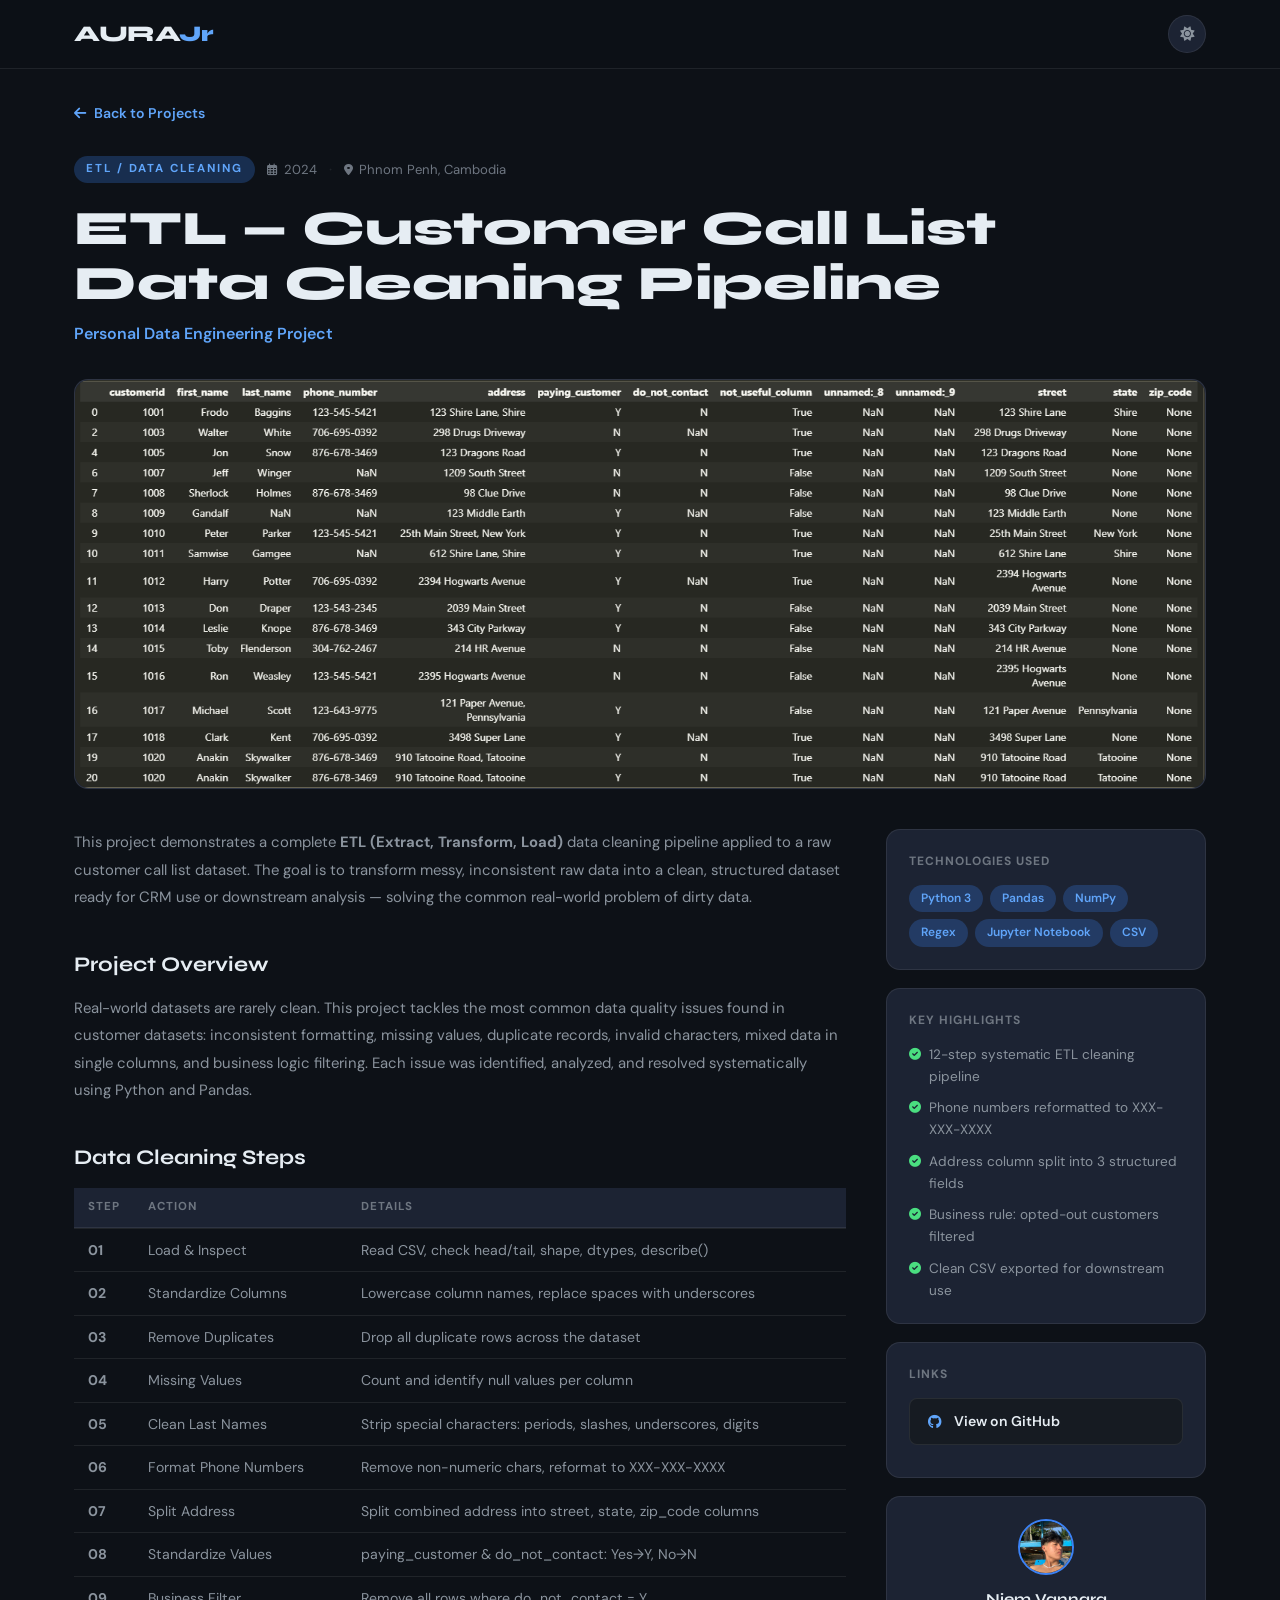
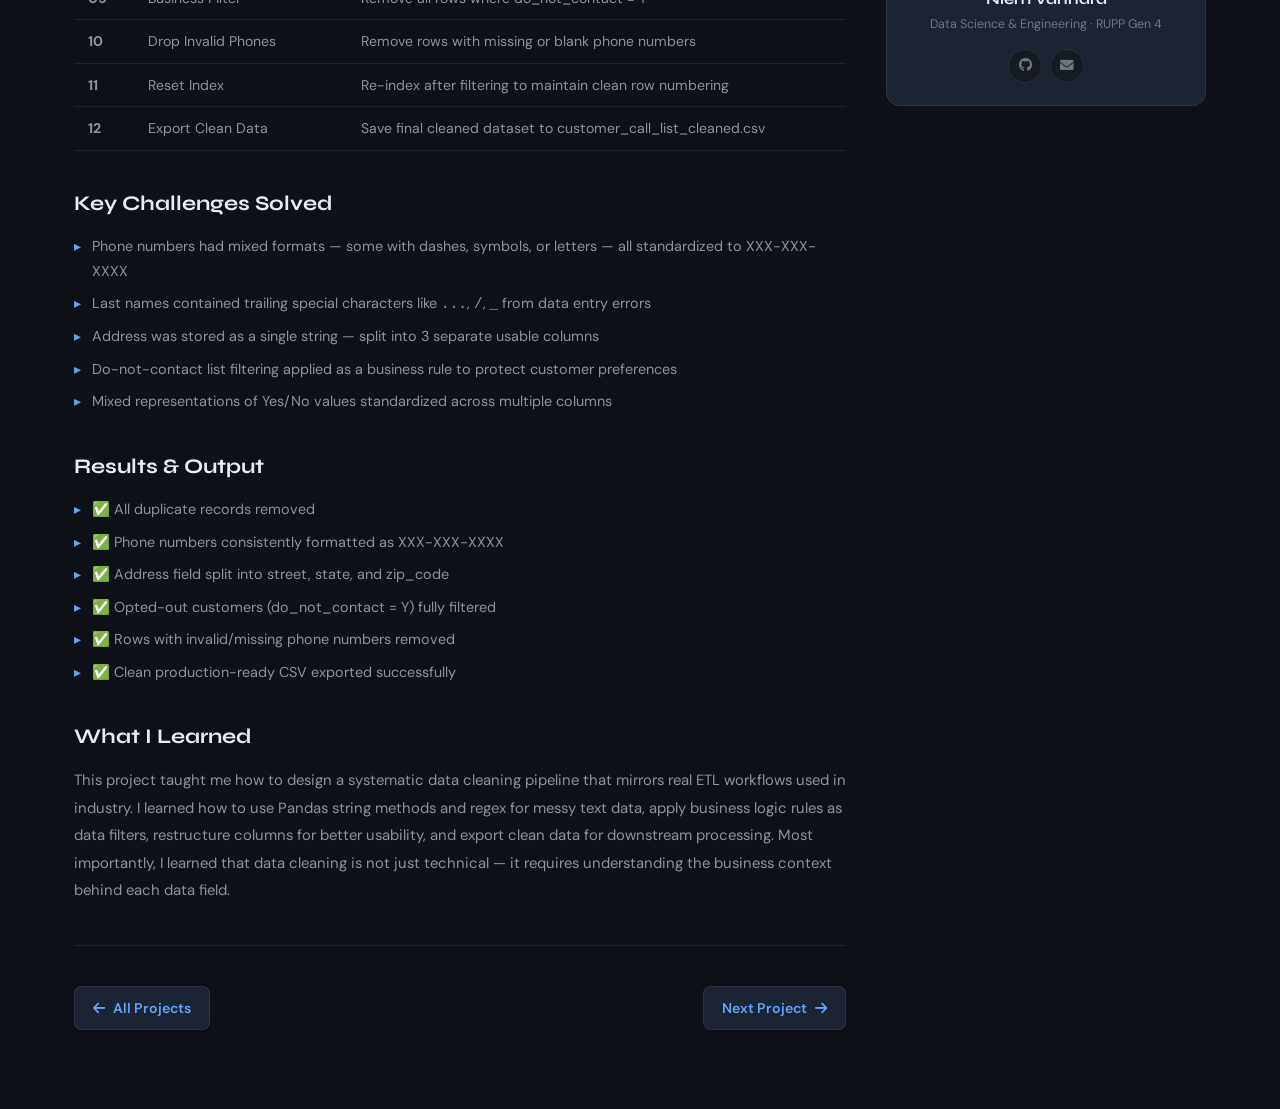
<file: projects/customer-call-list.html>
<!DOCTYPE html>
<html lang="en" data-theme="dark">
<head>
    <meta charset="UTF-8">
    <meta name="viewport" content="width=device-width, initial-scale=1.0">
    <title>ETL Customer Call List — Niem Vannara</title>
    <link rel="stylesheet" href="../styles.css">
    <link href="https://fonts.googleapis.com/css2?family=Syne:wght@400;500;600;700;800&family=DM+Sans:wght@300;400;500;600&display=swap" rel="stylesheet">
    <link rel="stylesheet" href="https://cdnjs.cloudflare.com/ajax/libs/font-awesome/6.0.0/css/all.min.css">
    <style>
        body { background: var(--bg-primary); }
        .proj-page { padding: 100px 0 80px; min-height: 100vh; }

        .back-btn {
            display: inline-flex; align-items: center; gap: 8px;
            color: var(--accent-light); text-decoration: none;
            font-size: 0.88rem; font-weight: 600; margin-bottom: 32px;
            transition: gap 0.3s;
        }
        .back-btn:hover { gap: 14px; }

        /* Top label row */
        .proj-label-row {
            display: flex; align-items: center; gap: 12px;
            flex-wrap: wrap; margin-bottom: 18px;
        }
        .proj-type-tag {
            font-size: 0.72rem; font-weight: 700; text-transform: uppercase;
            letter-spacing: 2px; padding: 4px 12px; border-radius: 20px;
            background: var(--accent-glow); color: var(--accent-light);
        }
        .proj-meta-inline {
            font-size: 0.82rem; color: var(--text-muted);
            display: flex; align-items: center; gap: 6px;
        }
        .proj-meta-inline i { font-size: 0.75rem; }
        .dot { color: var(--border); }

        /* Title */
        .proj-page h1 {
            font-family: 'Syne', sans-serif;
            font-size: clamp(2rem, 4vw, 3rem);
            font-weight: 800; color: var(--text-primary);
            margin-bottom: 10px; line-height: 1.15;
        }
        .proj-org {
            font-size: 1rem; color: var(--accent-light);
            font-weight: 600; margin-bottom: 32px; display: block;
        }

        /* Image */
        .proj-image {
            width: 100%; border-radius: var(--radius);
            border: 1px solid var(--border); margin-bottom: 40px;
            background: var(--bg-card);
            display: flex; align-items: center; justify-content: center;
            min-height: 220px; overflow: hidden;
        }
        .proj-image img { width: 100%; border-radius: var(--radius); display: block; }
        .proj-image-placeholder {
            display: flex; flex-direction: column; align-items: center;
            justify-content: center; gap: 12px; padding: 60px;
            color: var(--text-muted);
        }
        .proj-image-placeholder i { font-size: 3rem; color: var(--accent-light); opacity: 0.4; }
        .proj-image-placeholder p { font-size: 0.85rem; }

        /* Two column layout */
        .proj-layout {
            display: grid; grid-template-columns: 1fr 320px;
            gap: 40px; align-items: start;
        }

        /* Sidebar */
        .proj-sidebar-card {
            background: var(--bg-card); border: 1px solid var(--border);
            border-radius: var(--radius); padding: 22px; margin-bottom: 18px;
        }
        .proj-sidebar-card h3 {
            font-size: 0.75rem; font-weight: 700; text-transform: uppercase;
            letter-spacing: 1px; color: var(--text-muted); margin-bottom: 14px;
        }
        .tech-chips { display: flex; flex-wrap: wrap; gap: 7px; }
        .tech-chip {
            background: var(--accent-glow); color: var(--accent-light);
            padding: 4px 12px; border-radius: 20px;
            font-size: 0.75rem; font-weight: 600;
        }
        .highlight-list { list-style: none; padding: 0; display: flex; flex-direction: column; gap: 10px; }
        .highlight-list li {
            display: flex; align-items: flex-start; gap: 8px;
            font-size: 0.85rem; color: var(--text-secondary); line-height: 1.6;
        }
        .highlight-list li i { color: var(--green); font-size: 0.75rem; margin-top: 4px; flex-shrink: 0; }

        .proj-link-btn {
            display: flex; align-items: center; gap: 10px;
            padding: 11px 16px; border-radius: var(--radius-sm);
            border: 1px solid var(--border); background: var(--bg-secondary);
            color: var(--text-primary); text-decoration: none;
            font-size: 0.88rem; font-weight: 600;
            transition: all 0.3s; margin-bottom: 10px;
        }
        .proj-link-btn:hover { border-color: var(--accent); color: var(--accent-light); }
        .proj-link-btn i { color: var(--accent-light); width: 18px; text-align: center; }

        /* Author card */
        .author-card {
            background: var(--bg-card); border: 1px solid var(--border);
            border-radius: var(--radius); padding: 22px; text-align: center;
        }
        .author-avatar {
            width: 56px; height: 56px; border-radius: 50%;
            background: var(--accent-glow); border: 2px solid var(--accent);
            display: flex; align-items: center; justify-content: center;
            margin: 0 auto 12px; font-size: 1.4rem; color: var(--accent-light);
            overflow: hidden;
        }
        .author-avatar img { width: 100%; height: 100%; object-fit: cover; }
        .author-name { font-family: 'Syne', sans-serif; font-weight: 700; font-size: 0.95rem; color: var(--text-primary); margin-bottom: 4px; }
        .author-role { font-size: 0.78rem; color: var(--text-muted); margin-bottom: 14px; }
        .author-links { display: flex; justify-content: center; gap: 8px; }
        .author-link {
            width: 34px; height: 34px; border-radius: 50%;
            border: 1px solid var(--border); background: var(--bg-secondary);
            display: flex; align-items: center; justify-content: center;
            color: var(--text-muted); text-decoration: none; font-size: 0.85rem;
            transition: all 0.3s;
        }
        .author-link:hover { border-color: var(--accent); color: var(--accent-light); }

        /* Content sections */
        .proj-content h2 {
            font-family: 'Syne', sans-serif; font-size: 1.3rem;
            font-weight: 700; color: var(--text-primary);
            margin: 36px 0 14px;
        }
        .proj-content h2:first-child { margin-top: 0; }
        .proj-content p {
            color: var(--text-secondary); line-height: 1.85;
            margin-bottom: 14px; font-size: 0.93rem;
        }
        .proj-content ul { list-style: none; padding: 0; margin-bottom: 16px; display: flex; flex-direction: column; gap: 8px; }
        .proj-content ul li {
            padding-left: 18px; position: relative;
            color: var(--text-secondary); font-size: 0.9rem; line-height: 1.7;
        }
        .proj-content ul li::before { content: '▸'; position: absolute; left: 0; color: var(--accent-light); }

        /* Steps table */
        .steps-table { width: 100%; border-collapse: collapse; margin-bottom: 20px; font-size: 0.88rem; }
        .steps-table th {
            text-align: left; padding: 10px 14px;
            background: var(--bg-card); color: var(--text-muted);
            font-size: 0.72rem; text-transform: uppercase; letter-spacing: 1px;
            border-bottom: 2px solid var(--border);
        }
        .steps-table td { padding: 10px 14px; border-bottom: 1px solid var(--border); color: var(--text-secondary); vertical-align: top; }
        .steps-table tr:hover td { background: var(--bg-card); }
        .step-num { color: var(--accent-light); font-weight: 700; width: 40px; }

        /* Nav bottom */
        .proj-bottom-nav {
            display: flex; justify-content: space-between; align-items: center;
            padding-top: 40px; margin-top: 40px;
            border-top: 1px solid var(--border); flex-wrap: wrap; gap: 12px;
        }
        .proj-nav-link {
            display: inline-flex; align-items: center; gap: 8px;
            color: var(--accent-light); text-decoration: none;
            font-size: 0.88rem; font-weight: 600;
            padding: 10px 18px; border: 1px solid var(--border);
            border-radius: var(--radius-sm); background: var(--bg-card);
            transition: all 0.3s;
        }
        .proj-nav-link:hover { border-color: var(--accent); }

        @media (max-width: 900px) {
            .proj-layout { grid-template-columns: 1fr; }
            .proj-sidebar { order: -1; }
        }
    </style>
</head>
<body>
<nav class="navbar">
    <div class="nav-container">
        <div class="nav-logo">
            <a href="../index.html" style="text-decoration:none;">
                <span class="logo-text">AURA<span class="logo-accent">Jr</span></span>
            </a>
        </div>
        <div class="nav-right">
            <button class="theme-toggle" id="themeToggle"><i class="fas fa-sun" id="themeIcon"></i></button>
        </div>
    </div>
</nav>

<div class="proj-page">
    <div class="container">
        <a href="../index.html#projects" class="back-btn">
            <i class="fas fa-arrow-left"></i> Back to Projects
        </a>

        <!-- Label row -->
        <div class="proj-label-row">
            <span class="proj-type-tag">ETL / Data Cleaning</span>
            <span class="proj-meta-inline"><i class="far fa-calendar-alt"></i> 2024</span>
            <span class="dot">·</span>
            <span class="proj-meta-inline"><i class="fas fa-map-marker-alt"></i> Phnom Penh, Cambodia</span>
        </div>

        <h1>ETL — Customer Call List<br>Data Cleaning Pipeline</h1>
        <span class="proj-org">Personal Data Engineering Project</span>

        <!-- Image placeholder — replace src with your screenshot -->
        <div class="proj-image">
    <img src="etl customer image.png" alt="ETL Customer Call List Preview">
</div>

        <div class="proj-layout">
            <!-- Main Content -->
            <div class="proj-content">

                <p>
                    This project demonstrates a complete <strong>ETL (Extract, Transform, Load)</strong> data
                    cleaning pipeline applied to a raw customer call list dataset. The goal is to transform
                    messy, inconsistent raw data into a clean, structured dataset ready for CRM use or
                    downstream analysis — solving the common real-world problem of dirty data.
                </p>

                <h2>Project Overview</h2>
                <p>
                    Real-world datasets are rarely clean. This project tackles the most common data quality
                    issues found in customer datasets: inconsistent formatting, missing values, duplicate
                    records, invalid characters, mixed data in single columns, and business logic filtering.
                    Each issue was identified, analyzed, and resolved systematically using Python and Pandas.
                </p>

                <h2>Data Cleaning Steps</h2>
                <table class="steps-table">
                    <thead>
                        <tr>
                            <th>Step</th>
                            <th>Action</th>
                            <th>Details</th>
                        </tr>
                    </thead>
                    <tbody>
                        <tr><td class="step-num">01</td><td>Load & Inspect</td><td>Read CSV, check head/tail, shape, dtypes, describe()</td></tr>
                        <tr><td class="step-num">02</td><td>Standardize Columns</td><td>Lowercase column names, replace spaces with underscores</td></tr>
                        <tr><td class="step-num">03</td><td>Remove Duplicates</td><td>Drop all duplicate rows across the dataset</td></tr>
                        <tr><td class="step-num">04</td><td>Missing Values</td><td>Count and identify null values per column</td></tr>
                        <tr><td class="step-num">05</td><td>Clean Last Names</td><td>Strip special characters: periods, slashes, underscores, digits</td></tr>
                        <tr><td class="step-num">06</td><td>Format Phone Numbers</td><td>Remove non-numeric chars, reformat to XXX-XXX-XXXX</td></tr>
                        <tr><td class="step-num">07</td><td>Split Address</td><td>Split combined address into street, state, zip_code columns</td></tr>
                        <tr><td class="step-num">08</td><td>Standardize Values</td><td>paying_customer & do_not_contact: Yes→Y, No→N</td></tr>
                        <tr><td class="step-num">09</td><td>Business Filter</td><td>Remove all rows where do_not_contact = Y</td></tr>
                        <tr><td class="step-num">10</td><td>Drop Invalid Phones</td><td>Remove rows with missing or blank phone numbers</td></tr>
                        <tr><td class="step-num">11</td><td>Reset Index</td><td>Re-index after filtering to maintain clean row numbering</td></tr>
                        <tr><td class="step-num">12</td><td>Export Clean Data</td><td>Save final cleaned dataset to customer_call_list_cleaned.csv</td></tr>
                    </tbody>
                </table>

                <h2>Key Challenges Solved</h2>
                <ul>
                    <li>Phone numbers had mixed formats — some with dashes, symbols, or letters — all standardized to XXX-XXX-XXXX</li>
                    <li>Last names contained trailing special characters like <code>...</code>, <code>/</code>, <code>_</code> from data entry errors</li>
                    <li>Address was stored as a single string — split into 3 separate usable columns</li>
                    <li>Do-not-contact list filtering applied as a business rule to protect customer preferences</li>
                    <li>Mixed representations of Yes/No values standardized across multiple columns</li>
                </ul>

                <h2>Results & Output</h2>
                <ul>
                    <li>✅ All duplicate records removed</li>
                    <li>✅ Phone numbers consistently formatted as XXX-XXX-XXXX</li>
                    <li>✅ Address field split into street, state, and zip_code</li>
                    <li>✅ Opted-out customers (do_not_contact = Y) fully filtered</li>
                    <li>✅ Rows with invalid/missing phone numbers removed</li>
                    <li>✅ Clean production-ready CSV exported successfully</li>
                </ul>

                <h2>What I Learned</h2>
                <p>
                    This project taught me how to design a systematic data cleaning pipeline that mirrors
                    real ETL workflows used in industry. I learned how to use Pandas string methods and
                    regex for messy text data, apply business logic rules as data filters, restructure
                    columns for better usability, and export clean data for downstream processing.
                    Most importantly, I learned that data cleaning is not just technical — it requires
                    understanding the business context behind each data field.
                </p>

                <div class="proj-bottom-nav">
                    <a href="../index.html#projects" class="proj-nav-link">
                        <i class="fas fa-arrow-left"></i> All Projects
                    </a>
                    <a href="customer-shopping.html" class="proj-nav-link">
                        Next Project <i class="fas fa-arrow-right"></i>
                    </a>
                </div>
            </div>

            <!-- Sidebar -->
            <div class="proj-sidebar">
                <div class="proj-sidebar-card">
                    <h3>Technologies Used</h3>
                    <div class="tech-chips">
                        <span class="tech-chip">Python 3</span>
                        <span class="tech-chip">Pandas</span>
                        <span class="tech-chip">NumPy</span>
                        <span class="tech-chip">Regex</span>
                        <span class="tech-chip">Jupyter Notebook</span>
                        <span class="tech-chip">CSV</span>
                    </div>
                </div>

                <div class="proj-sidebar-card">
                    <h3>Key Highlights</h3>
                    <ul class="highlight-list">
                        <li><i class="fas fa-check-circle"></i> 12-step systematic ETL cleaning pipeline</li>
                        <li><i class="fas fa-check-circle"></i> Phone numbers reformatted to XXX-XXX-XXXX</li>
                        <li><i class="fas fa-check-circle"></i> Address column split into 3 structured fields</li>
                        <li><i class="fas fa-check-circle"></i> Business rule: opted-out customers filtered</li>
                        <li><i class="fas fa-check-circle"></i> Clean CSV exported for downstream use</li>
                    </ul>
                </div>

                <div class="proj-sidebar-card">
                    <h3>Links</h3>
                    <a href="https://github.com/Vannara22" target="_blank" class="proj-link-btn">
                        <i class="fab fa-github"></i> View on GitHub
                    </a>
                </div>

                <div class="author-card">
                    <div class="author-avatar">
                        <img src="../image/my photo.jpg" alt="Vannara" onerror="this.parentElement.innerHTML='<i class=\'fas fa-user\'></i>'">
                    </div>
                    <div class="author-name">Niem Vannara</div>
                    <div class="author-role">Data Science & Engineering · RUPP Gen 4</div>
                    <div class="author-links">
                        <a href="https://github.com/Vannara22" target="_blank" class="author-link"><i class="fab fa-github"></i></a>
                        <a href="../index.html#contact" class="author-link"><i class="fas fa-envelope"></i></a>
                    </div>
                </div>
            </div>
        </div>
    </div>
</div>

<script>
    const t = document.getElementById('themeToggle');
    const i = document.getElementById('themeIcon');
    const h = document.documentElement;
    const s = localStorage.getItem('theme') || 'dark';
    h.setAttribute('data-theme', s);
    i.className = s === 'dark' ? 'fas fa-sun' : 'fas fa-moon';
    t.addEventListener('click', () => {
        const n = h.getAttribute('data-theme') === 'dark' ? 'light' : 'dark';
        h.setAttribute('data-theme', n);
        localStorage.setItem('theme', n);
        i.className = n === 'dark' ? 'fas fa-sun' : 'fas fa-moon';
    });
</script>
</body>
</html>
</file>
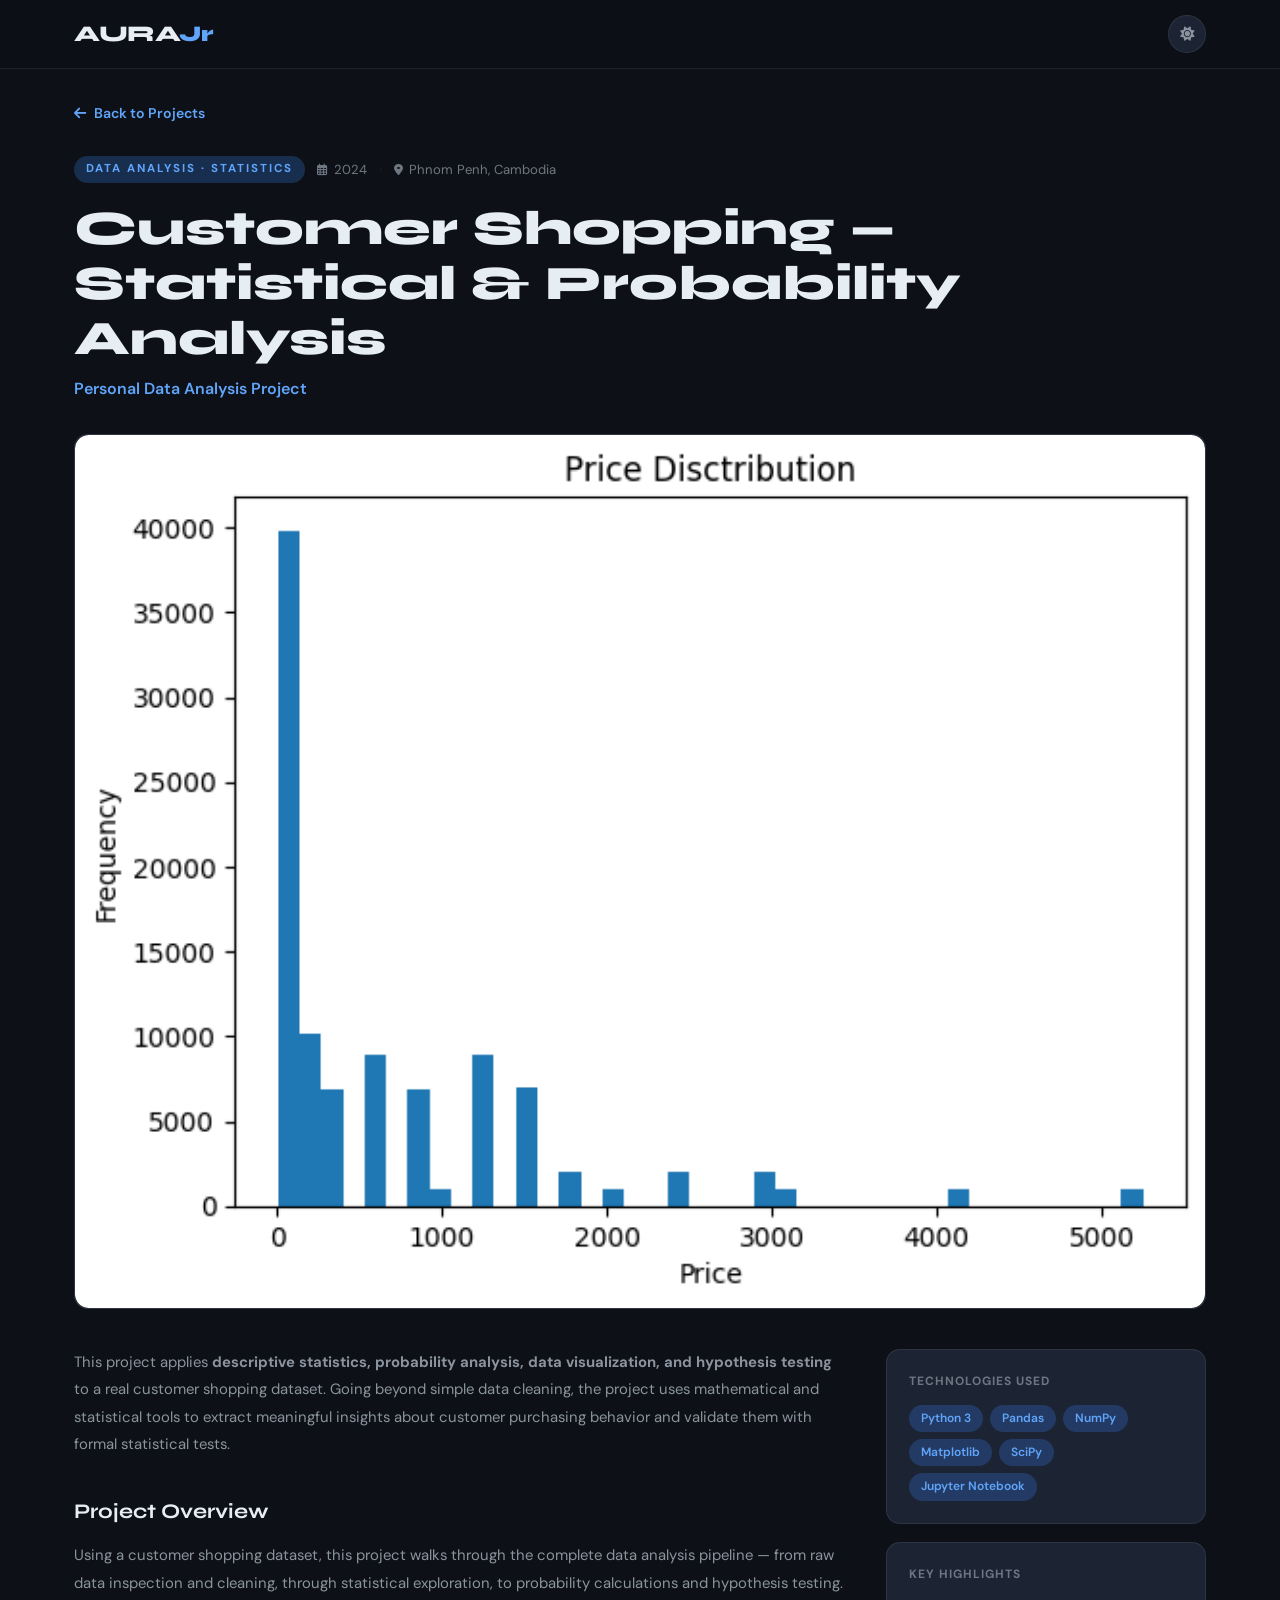
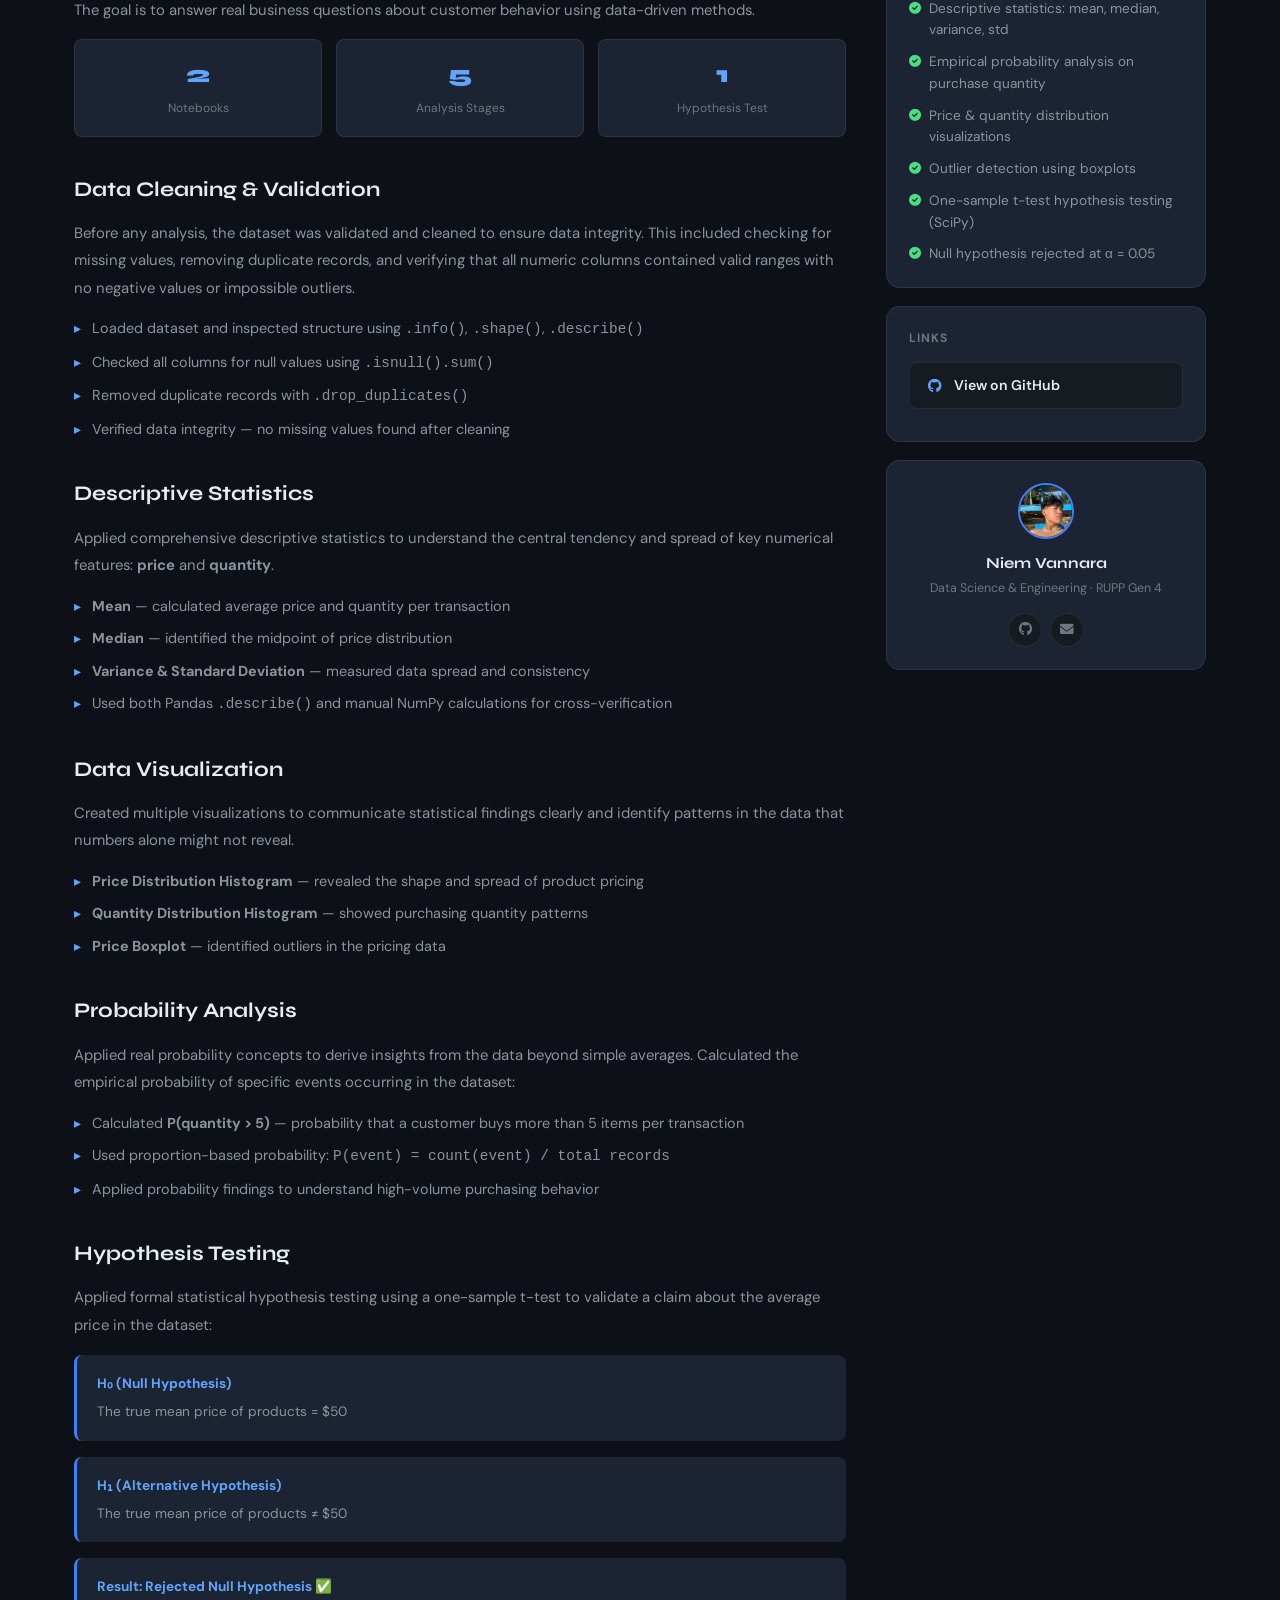
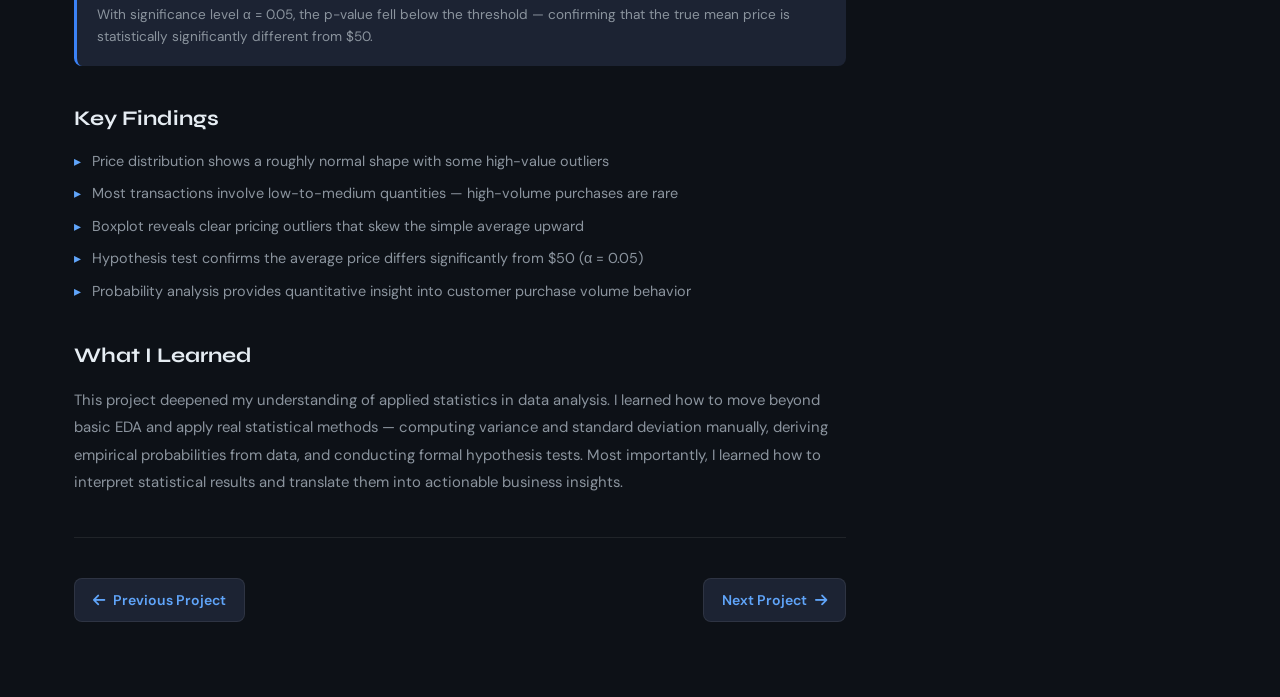
<file: projects/customer-shopping.html>
<!DOCTYPE html>
<html lang="en" data-theme="dark">
<head>
    <meta charset="UTF-8">
    <meta name="viewport" content="width=device-width, initial-scale=1.0">
    <title>Customer Shopping Analysis — Niem Vannara</title>
    <link rel="stylesheet" href="../styles.css">
    <link href="https://fonts.googleapis.com/css2?family=Syne:wght@400;500;600;700;800&family=DM+Sans:wght@300;400;500;600&display=swap" rel="stylesheet">
    <link rel="stylesheet" href="https://cdnjs.cloudflare.com/ajax/libs/font-awesome/6.0.0/css/all.min.css">
    <style>
        body { background: var(--bg-primary); }
        .proj-page { padding: 100px 0 80px; min-height: 100vh; }
        .back-btn { display: inline-flex; align-items: center; gap: 8px; color: var(--accent-light); text-decoration: none; font-size: 0.88rem; font-weight: 600; margin-bottom: 32px; transition: gap 0.3s; }
        .back-btn:hover { gap: 14px; }
        .proj-label-row { display: flex; align-items: center; gap: 12px; flex-wrap: wrap; margin-bottom: 18px; }
        .proj-type-tag { font-size: 0.72rem; font-weight: 700; text-transform: uppercase; letter-spacing: 2px; padding: 4px 12px; border-radius: 20px; background: var(--accent-glow); color: var(--accent-light); }
        .proj-meta-inline { font-size: 0.82rem; color: var(--text-muted); display: flex; align-items: center; gap: 6px; }
        .proj-meta-inline i { font-size: 0.75rem; }
        .dot { color: var(--border); }
        .proj-page h1 { font-family: 'Syne', sans-serif; font-size: clamp(2rem, 4vw, 3rem); font-weight: 800; color: var(--text-primary); margin-bottom: 10px; line-height: 1.15; }
        .proj-org { font-size: 1rem; color: var(--accent-light); font-weight: 600; margin-bottom: 32px; display: block; }
        .proj-image { width: 100%; border-radius: var(--radius); border: 1px solid var(--border); margin-bottom: 40px; background: var(--bg-card); display: flex; align-items: center; justify-content: center; min-height: 220px; overflow: hidden; }
        .proj-image img { width: 100%; border-radius: var(--radius); display: block; }
        .proj-image-placeholder { display: flex; flex-direction: column; align-items: center; justify-content: center; gap: 12px; padding: 60px; color: var(--text-muted); }
        .proj-image-placeholder i { font-size: 3rem; color: var(--accent-light); opacity: 0.4; }
        .proj-image-placeholder p { font-size: 0.85rem; text-align: center; }
        .proj-layout { display: grid; grid-template-columns: 1fr 320px; gap: 40px; align-items: start; }
        .proj-sidebar-card { background: var(--bg-card); border: 1px solid var(--border); border-radius: var(--radius); padding: 22px; margin-bottom: 18px; }
        .proj-sidebar-card h3 { font-size: 0.75rem; font-weight: 700; text-transform: uppercase; letter-spacing: 1px; color: var(--text-muted); margin-bottom: 14px; }
        .tech-chips { display: flex; flex-wrap: wrap; gap: 7px; }
        .tech-chip { background: var(--accent-glow); color: var(--accent-light); padding: 4px 12px; border-radius: 20px; font-size: 0.75rem; font-weight: 600; }
        .highlight-list { list-style: none; padding: 0; display: flex; flex-direction: column; gap: 10px; }
        .highlight-list li { display: flex; align-items: flex-start; gap: 8px; font-size: 0.85rem; color: var(--text-secondary); line-height: 1.6; }
        .highlight-list li i { color: var(--green); font-size: 0.75rem; margin-top: 4px; flex-shrink: 0; }
        .proj-link-btn { display: flex; align-items: center; gap: 10px; padding: 11px 16px; border-radius: var(--radius-sm); border: 1px solid var(--border); background: var(--bg-secondary); color: var(--text-primary); text-decoration: none; font-size: 0.88rem; font-weight: 600; transition: all 0.3s; margin-bottom: 10px; }
        .proj-link-btn:hover { border-color: var(--accent); color: var(--accent-light); }
        .proj-link-btn i { color: var(--accent-light); width: 18px; text-align: center; }
        .author-card { background: var(--bg-card); border: 1px solid var(--border); border-radius: var(--radius); padding: 22px; text-align: center; }
        .author-avatar { width: 56px; height: 56px; border-radius: 50%; background: var(--accent-glow); border: 2px solid var(--accent); display: flex; align-items: center; justify-content: center; margin: 0 auto 12px; font-size: 1.4rem; color: var(--accent-light); overflow: hidden; }
        .author-avatar img { width: 100%; height: 100%; object-fit: cover; }
        .author-name { font-family: 'Syne', sans-serif; font-weight: 700; font-size: 0.95rem; color: var(--text-primary); margin-bottom: 4px; }
        .author-role { font-size: 0.78rem; color: var(--text-muted); margin-bottom: 14px; }
        .author-links { display: flex; justify-content: center; gap: 8px; }
        .author-link { width: 34px; height: 34px; border-radius: 50%; border: 1px solid var(--border); background: var(--bg-secondary); display: flex; align-items: center; justify-content: center; color: var(--text-muted); text-decoration: none; font-size: 0.85rem; transition: all 0.3s; }
        .author-link:hover { border-color: var(--accent); color: var(--accent-light); }
        .proj-content h2 { font-family: 'Syne', sans-serif; font-size: 1.3rem; font-weight: 700; color: var(--text-primary); margin: 36px 0 14px; }
        .proj-content h2:first-child { margin-top: 0; }
        .proj-content p { color: var(--text-secondary); line-height: 1.85; margin-bottom: 14px; font-size: 0.93rem; }
        .proj-content ul { list-style: none; padding: 0; margin-bottom: 16px; display: flex; flex-direction: column; gap: 8px; }
        .proj-content ul li { padding-left: 18px; position: relative; color: var(--text-secondary); font-size: 0.9rem; line-height: 1.7; }
        .proj-content ul li::before { content: '▸'; position: absolute; left: 0; color: var(--accent-light); }
        .stat-grid { display: grid; grid-template-columns: repeat(3, 1fr); gap: 14px; margin-bottom: 20px; }
        .stat-box { background: var(--bg-card); border: 1px solid var(--border); border-radius: var(--radius-sm); padding: 16px; text-align: center; }
        .stat-box .num { font-family: 'Syne', sans-serif; font-size: 1.5rem; font-weight: 800; color: var(--accent-light); display: block; }
        .stat-box .lbl { font-size: 0.75rem; color: var(--text-muted); }
        .hypothesis-box { background: var(--bg-card); border-left: 3px solid var(--accent); border-radius: var(--radius-sm); padding: 18px 20px; margin: 16px 0; }
        .hypothesis-box h4 { font-size: 0.85rem; font-weight: 700; color: var(--accent-light); margin-bottom: 6px; }
        .hypothesis-box p { font-size: 0.85rem; color: var(--text-secondary); margin: 0; line-height: 1.6; }
        .proj-bottom-nav { display: flex; justify-content: space-between; align-items: center; padding-top: 40px; margin-top: 40px; border-top: 1px solid var(--border); flex-wrap: wrap; gap: 12px; }
        .proj-nav-link { display: inline-flex; align-items: center; gap: 8px; color: var(--accent-light); text-decoration: none; font-size: 0.88rem; font-weight: 600; padding: 10px 18px; border: 1px solid var(--border); border-radius: var(--radius-sm); background: var(--bg-card); transition: all 0.3s; }
        .proj-nav-link:hover { border-color: var(--accent); }
        @media (max-width: 900px) { .proj-layout { grid-template-columns: 1fr; } .stat-grid { grid-template-columns: 1fr 1fr; } }
    </style>
</head>
<body>
<nav class="navbar">
    <div class="nav-container">
        <div class="nav-logo"><a href="../index.html" style="text-decoration:none;"><span class="logo-text">AURA<span class="logo-accent">Jr</span></span></a></div>
        <div class="nav-right"><button class="theme-toggle" id="themeToggle"><i class="fas fa-sun" id="themeIcon"></i></button></div>
    </div>
</nav>

<div class="proj-page">
    <div class="container">
        <a href="../index.html#projects" class="back-btn"><i class="fas fa-arrow-left"></i> Back to Projects</a>

        <div class="proj-label-row">
            <span class="proj-type-tag">Data Analysis · Statistics</span>
            <span class="proj-meta-inline"><i class="far fa-calendar-alt"></i> 2024</span>
            <span class="dot">·</span>
            <span class="proj-meta-inline"><i class="fas fa-map-marker-alt"></i> Phnom Penh, Cambodia</span>
        </div>

        <h1>Customer Shopping —<br>Statistical & Probability Analysis</h1>
        <span class="proj-org">Personal Data Analysis Project</span>

        <div class="proj-image">
    <img src="customer shopping list image.png" alt="HR Attrition Analysis Preview">
</div>

        <div class="proj-layout">
            <div class="proj-content">

                <p>
                    This project applies <strong>descriptive statistics, probability analysis, data visualization,
                    and hypothesis testing</strong> to a real customer shopping dataset. Going beyond simple
                    data cleaning, the project uses mathematical and statistical tools to extract meaningful
                    insights about customer purchasing behavior and validate them with formal statistical tests.
                </p>

                <h2>Project Overview</h2>
                <p>
                    Using a customer shopping dataset, this project walks through the complete data analysis
                    pipeline — from raw data inspection and cleaning, through statistical exploration, to
                    probability calculations and hypothesis testing. The goal is to answer real business
                    questions about customer behavior using data-driven methods.
                </p>

                <div class="stat-grid">
                    <div class="stat-box"><span class="num">2</span><span class="lbl">Notebooks</span></div>
                    <div class="stat-box"><span class="num">5</span><span class="lbl">Analysis Stages</span></div>
                    <div class="stat-box"><span class="num">1</span><span class="lbl">Hypothesis Test</span></div>
                </div>

                <h2>Data Cleaning & Validation</h2>
                <p>
                    Before any analysis, the dataset was validated and cleaned to ensure data integrity.
                    This included checking for missing values, removing duplicate records, and verifying
                    that all numeric columns contained valid ranges with no negative values or impossible outliers.
                </p>
                <ul>
                    <li>Loaded dataset and inspected structure using <code>.info()</code>, <code>.shape()</code>, <code>.describe()</code></li>
                    <li>Checked all columns for null values using <code>.isnull().sum()</code></li>
                    <li>Removed duplicate records with <code>.drop_duplicates()</code></li>
                    <li>Verified data integrity — no missing values found after cleaning</li>
                </ul>

                <h2>Descriptive Statistics</h2>
                <p>
                    Applied comprehensive descriptive statistics to understand the central tendency and
                    spread of key numerical features: <strong>price</strong> and <strong>quantity</strong>.
                </p>
                <ul>
                    <li><strong>Mean</strong> — calculated average price and quantity per transaction</li>
                    <li><strong>Median</strong> — identified the midpoint of price distribution</li>
                    <li><strong>Variance & Standard Deviation</strong> — measured data spread and consistency</li>
                    <li>Used both Pandas <code>.describe()</code> and manual NumPy calculations for cross-verification</li>
                </ul>

                <h2>Data Visualization</h2>
                <p>
                    Created multiple visualizations to communicate statistical findings clearly and identify
                    patterns in the data that numbers alone might not reveal.
                </p>
                <ul>
                    <li><strong>Price Distribution Histogram</strong> — revealed the shape and spread of product pricing</li>
                    <li><strong>Quantity Distribution Histogram</strong> — showed purchasing quantity patterns</li>
                    <li><strong>Price Boxplot</strong> — identified outliers in the pricing data</li>
                </ul>

                <h2>Probability Analysis</h2>
                <p>
                    Applied real probability concepts to derive insights from the data beyond simple averages.
                    Calculated the empirical probability of specific events occurring in the dataset:
                </p>
                <ul>
                    <li>Calculated <strong>P(quantity &gt; 5)</strong> — probability that a customer buys more than 5 items per transaction</li>
                    <li>Used proportion-based probability: <code>P(event) = count(event) / total records</code></li>
                    <li>Applied probability findings to understand high-volume purchasing behavior</li>
                </ul>

                <h2>Hypothesis Testing</h2>
                <p>
                    Applied formal statistical hypothesis testing using a one-sample t-test to validate
                    a claim about the average price in the dataset:
                </p>

                <div class="hypothesis-box">
                    <h4>H₀ (Null Hypothesis)</h4>
                    <p>The true mean price of products = $50</p>
                </div>
                <div class="hypothesis-box">
                    <h4>H₁ (Alternative Hypothesis)</h4>
                    <p>The true mean price of products ≠ $50</p>
                </div>
                <div class="hypothesis-box">
                    <h4>Result: Rejected Null Hypothesis ✅</h4>
                    <p>With significance level α = 0.05, the p-value fell below the threshold — confirming that the true mean price is statistically significantly different from $50.</p>
                </div>

                <h2>Key Findings</h2>
                <ul>
                    <li>Price distribution shows a roughly normal shape with some high-value outliers</li>
                    <li>Most transactions involve low-to-medium quantities — high-volume purchases are rare</li>
                    <li>Boxplot reveals clear pricing outliers that skew the simple average upward</li>
                    <li>Hypothesis test confirms the average price differs significantly from $50 (α = 0.05)</li>
                    <li>Probability analysis provides quantitative insight into customer purchase volume behavior</li>
                </ul>

                <h2>What I Learned</h2>
                <p>
                    This project deepened my understanding of applied statistics in data analysis.
                    I learned how to move beyond basic EDA and apply real statistical methods —
                    computing variance and standard deviation manually, deriving empirical probabilities
                    from data, and conducting formal hypothesis tests. Most importantly, I learned how
                    to interpret statistical results and translate them into actionable business insights.
                </p>

                <div class="proj-bottom-nav">
                    <a href="customer-call-list.html" class="proj-nav-link"><i class="fas fa-arrow-left"></i> Previous Project</a>
                    <a href="hr-attrition.html" class="proj-nav-link">Next Project <i class="fas fa-arrow-right"></i></a>
                </div>
            </div>

            <div class="proj-sidebar">
                <div class="proj-sidebar-card">
                    <h3>Technologies Used</h3>
                    <div class="tech-chips">
                        <span class="tech-chip">Python 3</span>
                        <span class="tech-chip">Pandas</span>
                        <span class="tech-chip">NumPy</span>
                        <span class="tech-chip">Matplotlib</span>
                        <span class="tech-chip">SciPy</span>
                        <span class="tech-chip">Jupyter Notebook</span>
                    </div>
                </div>
                <div class="proj-sidebar-card">
                    <h3>Key Highlights</h3>
                    <ul class="highlight-list">
                        <li><i class="fas fa-check-circle"></i> Descriptive statistics: mean, median, variance, std</li>
                        <li><i class="fas fa-check-circle"></i> Empirical probability analysis on purchase quantity</li>
                        <li><i class="fas fa-check-circle"></i> Price & quantity distribution visualizations</li>
                        <li><i class="fas fa-check-circle"></i> Outlier detection using boxplots</li>
                        <li><i class="fas fa-check-circle"></i> One-sample t-test hypothesis testing (SciPy)</li>
                        <li><i class="fas fa-check-circle"></i> Null hypothesis rejected at α = 0.05</li>
                    </ul>
                </div>
                <div class="proj-sidebar-card">
                    <h3>Links</h3>
                    <a href="https://github.com/Vannara22" target="_blank" class="proj-link-btn"><i class="fab fa-github"></i> View on GitHub</a>
                </div>
                <div class="author-card">
                    <div class="author-avatar"><img src="../image/my photo.jpg" alt="Vannara" onerror="this.parentElement.innerHTML='<i class=\'fas fa-user\'></i>'"></div>
                    <div class="author-name">Niem Vannara</div>
                    <div class="author-role">Data Science & Engineering · RUPP Gen 4</div>
                    <div class="author-links">
                        <a href="https://github.com/Vannara22" target="_blank" class="author-link"><i class="fab fa-github"></i></a>
                        <a href="../index.html#contact" class="author-link"><i class="fas fa-envelope"></i></a>
                    </div>
                </div>
            </div>
        </div>
    </div>
</div>
<script>
    const t=document.getElementById('themeToggle'),i=document.getElementById('themeIcon'),h=document.documentElement,s=localStorage.getItem('theme')||'dark';
    h.setAttribute('data-theme',s);i.className=s==='dark'?'fas fa-sun':'fas fa-moon';
    t.addEventListener('click',()=>{const n=h.getAttribute('data-theme')==='dark'?'light':'dark';h.setAttribute('data-theme',n);localStorage.setItem('theme',n);i.className=n==='dark'?'fas fa-sun':'fas fa-moon';});
</script>
</body>
</html>
</file>
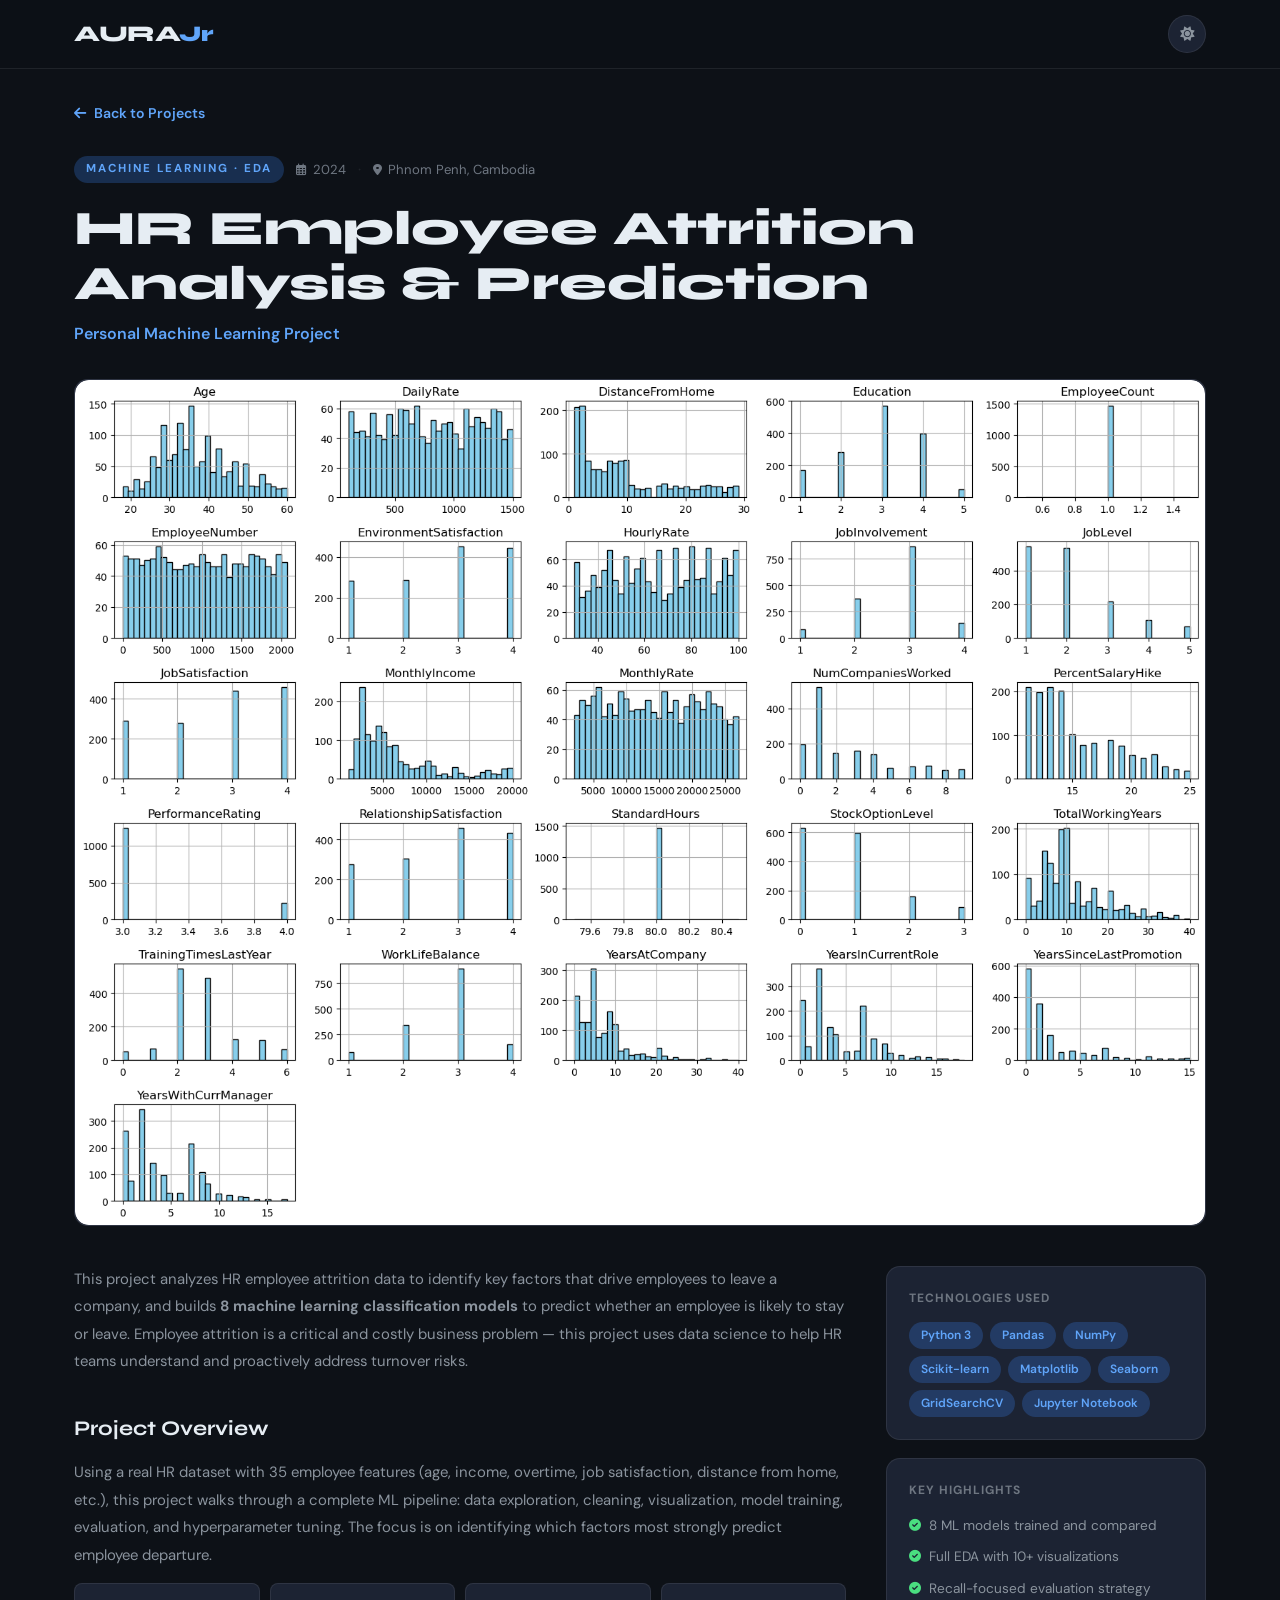
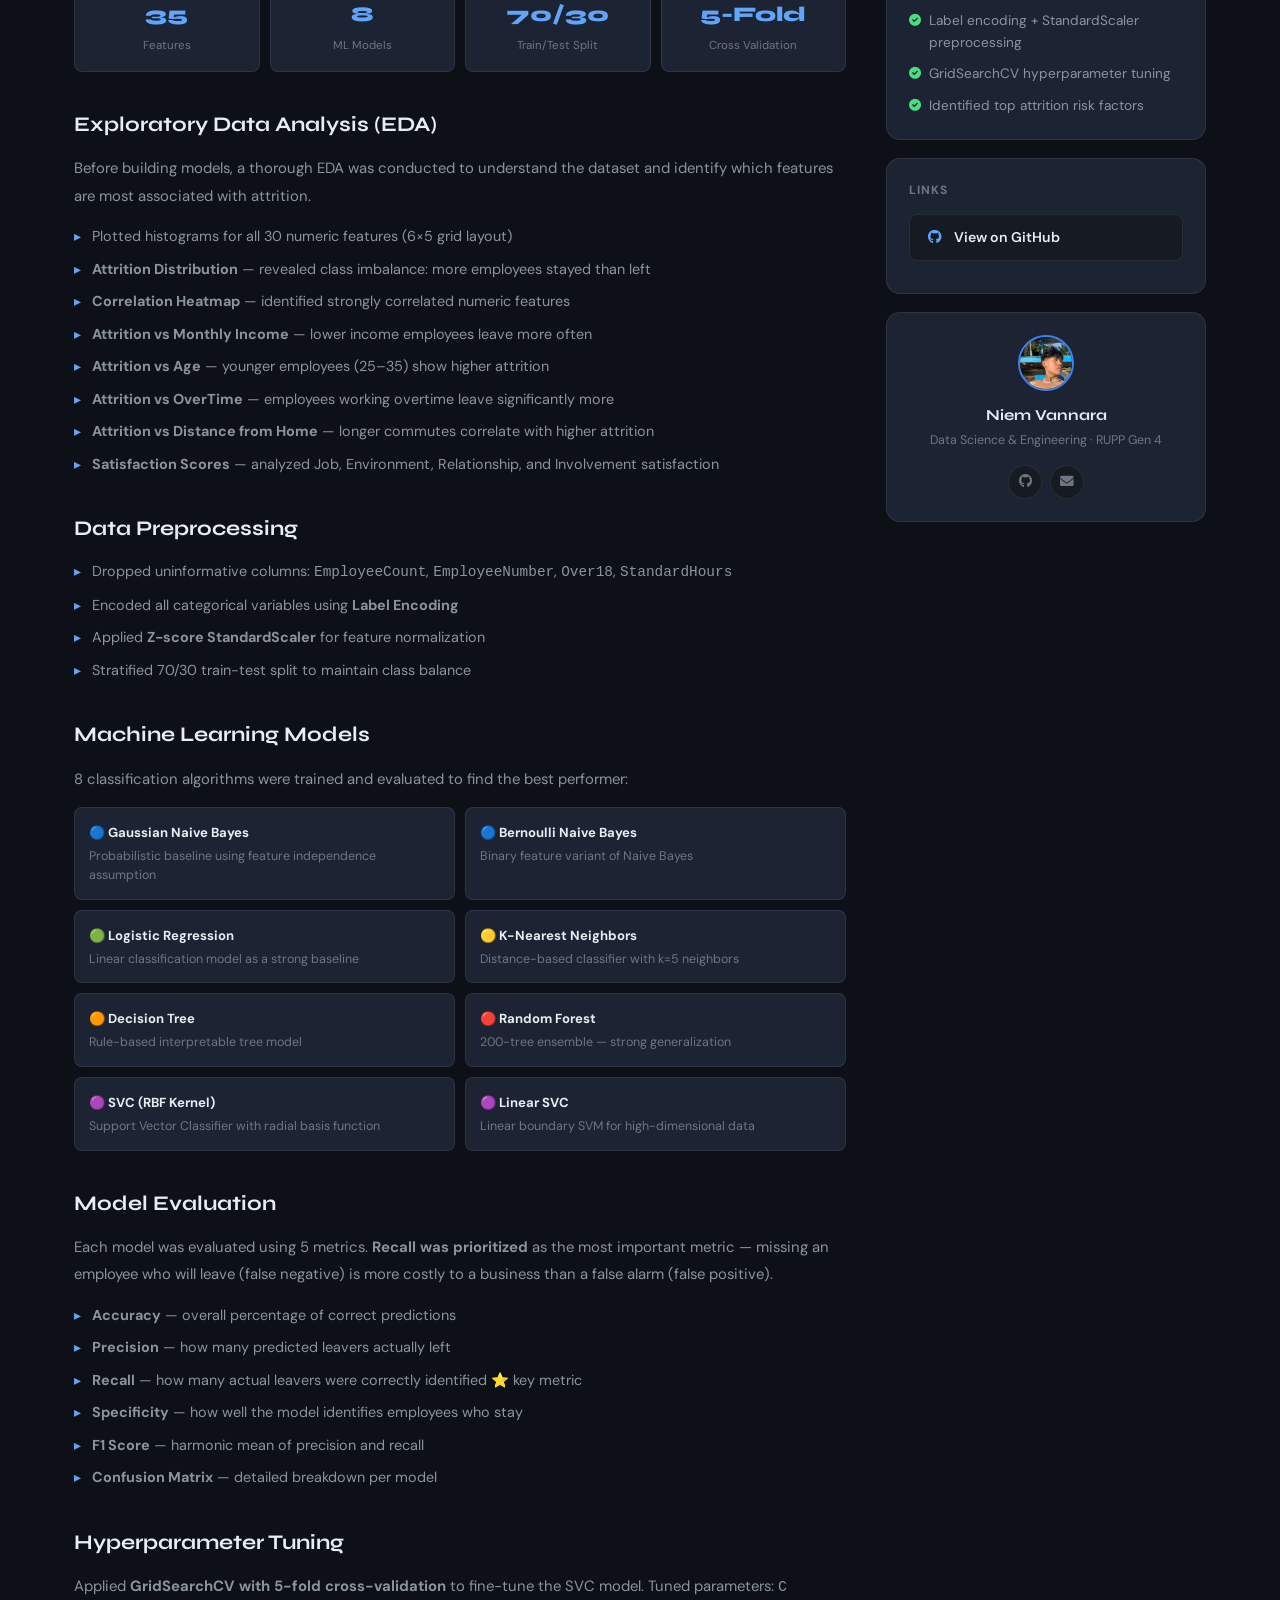
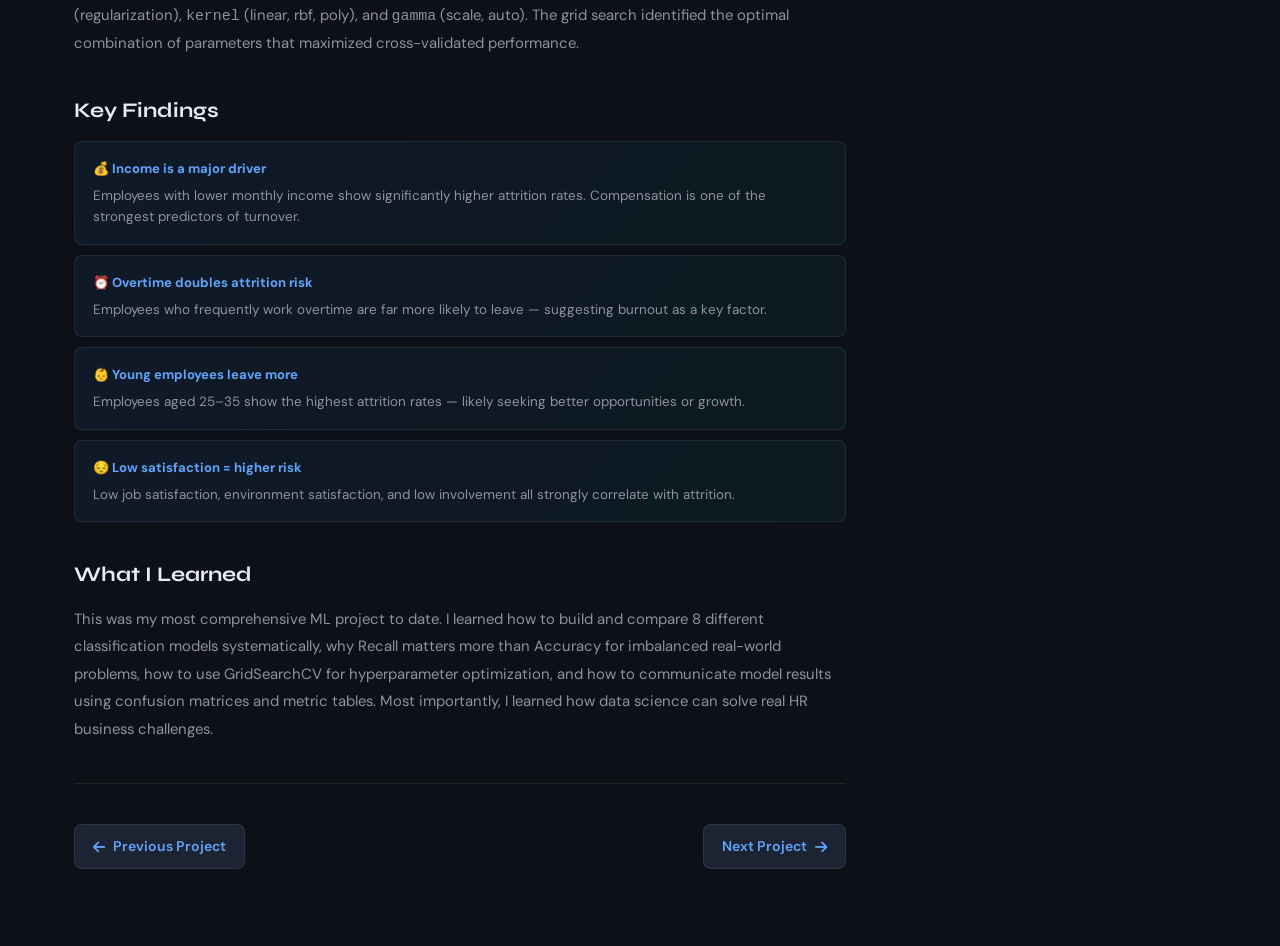
<file: projects/hr-attrition.html>
<!DOCTYPE html>
<html lang="en" data-theme="dark">
<head>
    <meta charset="UTF-8">
    <meta name="viewport" content="width=device-width, initial-scale=1.0">
    <title>HR Attrition Analysis — Niem Vannara</title>
    <link rel="stylesheet" href="../styles.css">
    <link href="https://fonts.googleapis.com/css2?family=Syne:wght@400;500;600;700;800&family=DM+Sans:wght@300;400;500;600&display=swap" rel="stylesheet">
    <link rel="stylesheet" href="https://cdnjs.cloudflare.com/ajax/libs/font-awesome/6.0.0/css/all.min.css">
    <style>
        body{background:var(--bg-primary)}.proj-page{padding:100px 0 80px;min-height:100vh}.back-btn{display:inline-flex;align-items:center;gap:8px;color:var(--accent-light);text-decoration:none;font-size:.88rem;font-weight:600;margin-bottom:32px;transition:gap .3s}.back-btn:hover{gap:14px}.proj-label-row{display:flex;align-items:center;gap:12px;flex-wrap:wrap;margin-bottom:18px}.proj-type-tag{font-size:.72rem;font-weight:700;text-transform:uppercase;letter-spacing:2px;padding:4px 12px;border-radius:20px;background:var(--accent-glow);color:var(--accent-light)}.proj-meta-inline{font-size:.82rem;color:var(--text-muted);display:flex;align-items:center;gap:6px}.proj-meta-inline i{font-size:.75rem}.dot{color:var(--border)}.proj-page h1{font-family:'Syne',sans-serif;font-size:clamp(2rem,4vw,3rem);font-weight:800;color:var(--text-primary);margin-bottom:10px;line-height:1.15}.proj-org{font-size:1rem;color:var(--accent-light);font-weight:600;margin-bottom:32px;display:block}.proj-image{width:100%;border-radius:var(--radius);border:1px solid var(--border);margin-bottom:40px;background:var(--bg-card);display:flex;align-items:center;justify-content:center;min-height:220px;overflow:hidden}.proj-image img{width:100%;border-radius:var(--radius);display:block}.proj-image-placeholder{display:flex;flex-direction:column;align-items:center;justify-content:center;gap:12px;padding:60px;color:var(--text-muted)}.proj-image-placeholder i{font-size:3rem;color:var(--accent-light);opacity:.4}.proj-image-placeholder p{font-size:.85rem;text-align:center}.proj-layout{display:grid;grid-template-columns:1fr 320px;gap:40px;align-items:start}.proj-sidebar-card{background:var(--bg-card);border:1px solid var(--border);border-radius:var(--radius);padding:22px;margin-bottom:18px}.proj-sidebar-card h3{font-size:.75rem;font-weight:700;text-transform:uppercase;letter-spacing:1px;color:var(--text-muted);margin-bottom:14px}.tech-chips{display:flex;flex-wrap:wrap;gap:7px}.tech-chip{background:var(--accent-glow);color:var(--accent-light);padding:4px 12px;border-radius:20px;font-size:.75rem;font-weight:600}.highlight-list{list-style:none;padding:0;display:flex;flex-direction:column;gap:10px}.highlight-list li{display:flex;align-items:flex-start;gap:8px;font-size:.85rem;color:var(--text-secondary);line-height:1.6}.highlight-list li i{color:var(--green);font-size:.75rem;margin-top:4px;flex-shrink:0}.proj-link-btn{display:flex;align-items:center;gap:10px;padding:11px 16px;border-radius:var(--radius-sm);border:1px solid var(--border);background:var(--bg-secondary);color:var(--text-primary);text-decoration:none;font-size:.88rem;font-weight:600;transition:all .3s;margin-bottom:10px}.proj-link-btn:hover{border-color:var(--accent);color:var(--accent-light)}.proj-link-btn i{color:var(--accent-light);width:18px;text-align:center}.author-card{background:var(--bg-card);border:1px solid var(--border);border-radius:var(--radius);padding:22px;text-align:center}.author-avatar{width:56px;height:56px;border-radius:50%;background:var(--accent-glow);border:2px solid var(--accent);display:flex;align-items:center;justify-content:center;margin:0 auto 12px;font-size:1.4rem;color:var(--accent-light);overflow:hidden}.author-avatar img{width:100%;height:100%;object-fit:cover}.author-name{font-family:'Syne',sans-serif;font-weight:700;font-size:.95rem;color:var(--text-primary);margin-bottom:4px}.author-role{font-size:.78rem;color:var(--text-muted);margin-bottom:14px}.author-links{display:flex;justify-content:center;gap:8px}.author-link{width:34px;height:34px;border-radius:50%;border:1px solid var(--border);background:var(--bg-secondary);display:flex;align-items:center;justify-content:center;color:var(--text-muted);text-decoration:none;font-size:.85rem;transition:all .3s}.author-link:hover{border-color:var(--accent);color:var(--accent-light)}.proj-content h2{font-family:'Syne',sans-serif;font-size:1.3rem;font-weight:700;color:var(--text-primary);margin:36px 0 14px}.proj-content h2:first-child{margin-top:0}.proj-content p{color:var(--text-secondary);line-height:1.85;margin-bottom:14px;font-size:.93rem}.proj-content ul{list-style:none;padding:0;margin-bottom:16px;display:flex;flex-direction:column;gap:8px}.proj-content ul li{padding-left:18px;position:relative;color:var(--text-secondary);font-size:.9rem;line-height:1.7}.proj-content ul li::before{content:'▸';position:absolute;left:0;color:var(--accent-light)}
        .models-grid{display:grid;grid-template-columns:repeat(2,1fr);gap:10px;margin-bottom:20px}
        .model-card{background:var(--bg-card);border:1px solid var(--border);border-radius:var(--radius-sm);padding:14px}
        .model-card h4{font-size:.82rem;font-weight:700;color:var(--text-primary);margin-bottom:4px}
        .model-card p{font-size:.78rem;color:var(--text-muted);margin:0;line-height:1.5}
        .metric-row{display:flex;flex-wrap:wrap;gap:10px;margin-bottom:20px}
        .metric-box{background:var(--bg-card);border:1px solid var(--border);border-radius:var(--radius-sm);padding:14px 18px;flex:1;min-width:100px;text-align:center}
        .metric-box .num{font-family:'Syne',sans-serif;font-size:1.3rem;font-weight:800;color:var(--accent-light);display:block}
        .metric-box .lbl{font-size:.72rem;color:var(--text-muted)}
        .insight-box{background:linear-gradient(135deg,rgba(59,130,246,.08),rgba(6,182,212,.05));border:1px solid var(--border);border-radius:var(--radius-sm);padding:16px 18px;margin:10px 0}
        .insight-box h4{font-size:.82rem;font-weight:700;color:var(--accent-light);margin-bottom:6px}
        .insight-box p{font-size:.84rem;color:var(--text-secondary);margin:0;line-height:1.6}
        .proj-bottom-nav{display:flex;justify-content:space-between;align-items:center;padding-top:40px;margin-top:40px;border-top:1px solid var(--border);flex-wrap:wrap;gap:12px}
        .proj-nav-link{display:inline-flex;align-items:center;gap:8px;color:var(--accent-light);text-decoration:none;font-size:.88rem;font-weight:600;padding:10px 18px;border:1px solid var(--border);border-radius:var(--radius-sm);background:var(--bg-card);transition:all .3s}
        .proj-nav-link:hover{border-color:var(--accent)}
        @media(max-width:900px){.proj-layout{grid-template-columns:1fr}.models-grid{grid-template-columns:1fr}}
    </style>
</head>
<body>
<nav class="navbar">
    <div class="nav-container">
        <div class="nav-logo"><a href="../index.html" style="text-decoration:none;"><span class="logo-text">AURA<span class="logo-accent">Jr</span></span></a></div>
        <div class="nav-right"><button class="theme-toggle" id="themeToggle"><i class="fas fa-sun" id="themeIcon"></i></button></div>
    </div>
</nav>

<div class="proj-page">
    <div class="container">
        <a href="../index.html#projects" class="back-btn"><i class="fas fa-arrow-left"></i> Back to Projects</a>

        <div class="proj-label-row">
            <span class="proj-type-tag">Machine Learning · EDA</span>
            <span class="proj-meta-inline"><i class="far fa-calendar-alt"></i> 2024</span>
            <span class="dot">·</span>
            <span class="proj-meta-inline"><i class="fas fa-map-marker-alt"></i> Phnom Penh, Cambodia</span>
        </div>

        <h1>HR Employee Attrition<br>Analysis & Prediction</h1>
        <span class="proj-org">Personal Machine Learning Project</span>

        <div class="proj-image">
    <img src="HR graph Image.png" alt="HR Attrition Analysis Preview">
</div>

        <div class="proj-layout">
            <div class="proj-content">

                <p>
                    This project analyzes HR employee attrition data to identify key factors that drive
                    employees to leave a company, and builds <strong>8 machine learning classification models</strong>
                    to predict whether an employee is likely to stay or leave. Employee attrition is a
                    critical and costly business problem — this project uses data science to help HR
                    teams understand and proactively address turnover risks.
                </p>

                <h2>Project Overview</h2>
                <p>
                    Using a real HR dataset with 35 employee features (age, income, overtime, job satisfaction,
                    distance from home, etc.), this project walks through a complete ML pipeline: data exploration,
                    cleaning, visualization, model training, evaluation, and hyperparameter tuning.
                    The focus is on identifying which factors most strongly predict employee departure.
                </p>

                <div class="metric-row">
                    <div class="metric-box"><span class="num">35</span><span class="lbl">Features</span></div>
                    <div class="metric-box"><span class="num">8</span><span class="lbl">ML Models</span></div>
                    <div class="metric-box"><span class="num">70/30</span><span class="lbl">Train/Test Split</span></div>
                    <div class="metric-box"><span class="num">5-Fold</span><span class="lbl">Cross Validation</span></div>
                </div>

                <h2>Exploratory Data Analysis (EDA)</h2>
                <p>
                    Before building models, a thorough EDA was conducted to understand the dataset and
                    identify which features are most associated with attrition.
                </p>
                <ul>
                    <li>Plotted histograms for all 30 numeric features (6×5 grid layout)</li>
                    <li><strong>Attrition Distribution</strong> — revealed class imbalance: more employees stayed than left</li>
                    <li><strong>Correlation Heatmap</strong> — identified strongly correlated numeric features</li>
                    <li><strong>Attrition vs Monthly Income</strong> — lower income employees leave more often</li>
                    <li><strong>Attrition vs Age</strong> — younger employees (25–35) show higher attrition</li>
                    <li><strong>Attrition vs OverTime</strong> — employees working overtime leave significantly more</li>
                    <li><strong>Attrition vs Distance from Home</strong> — longer commutes correlate with higher attrition</li>
                    <li><strong>Satisfaction Scores</strong> — analyzed Job, Environment, Relationship, and Involvement satisfaction</li>
                </ul>

                <h2>Data Preprocessing</h2>
                <ul>
                    <li>Dropped uninformative columns: <code>EmployeeCount</code>, <code>EmployeeNumber</code>, <code>Over18</code>, <code>StandardHours</code></li>
                    <li>Encoded all categorical variables using <strong>Label Encoding</strong></li>
                    <li>Applied <strong>Z-score StandardScaler</strong> for feature normalization</li>
                    <li>Stratified 70/30 train-test split to maintain class balance</li>
                </ul>

                <h2>Machine Learning Models</h2>
                <p>8 classification algorithms were trained and evaluated to find the best performer:</p>
                <div class="models-grid">
                    <div class="model-card"><h4>🔵 Gaussian Naive Bayes</h4><p>Probabilistic baseline using feature independence assumption</p></div>
                    <div class="model-card"><h4>🔵 Bernoulli Naive Bayes</h4><p>Binary feature variant of Naive Bayes</p></div>
                    <div class="model-card"><h4>🟢 Logistic Regression</h4><p>Linear classification model as a strong baseline</p></div>
                    <div class="model-card"><h4>🟡 K-Nearest Neighbors</h4><p>Distance-based classifier with k=5 neighbors</p></div>
                    <div class="model-card"><h4>🟠 Decision Tree</h4><p>Rule-based interpretable tree model</p></div>
                    <div class="model-card"><h4>🔴 Random Forest</h4><p>200-tree ensemble — strong generalization</p></div>
                    <div class="model-card"><h4>🟣 SVC (RBF Kernel)</h4><p>Support Vector Classifier with radial basis function</p></div>
                    <div class="model-card"><h4>🟣 Linear SVC</h4><p>Linear boundary SVM for high-dimensional data</p></div>
                </div>

                <h2>Model Evaluation</h2>
                <p>
                    Each model was evaluated using 5 metrics. <strong>Recall was prioritized</strong> as
                    the most important metric — missing an employee who will leave (false negative) is
                    more costly to a business than a false alarm (false positive).
                </p>
                <ul>
                    <li><strong>Accuracy</strong> — overall percentage of correct predictions</li>
                    <li><strong>Precision</strong> — how many predicted leavers actually left</li>
                    <li><strong>Recall</strong> — how many actual leavers were correctly identified ⭐ key metric</li>
                    <li><strong>Specificity</strong> — how well the model identifies employees who stay</li>
                    <li><strong>F1 Score</strong> — harmonic mean of precision and recall</li>
                    <li><strong>Confusion Matrix</strong> — detailed breakdown per model</li>
                </ul>

                <h2>Hyperparameter Tuning</h2>
                <p>
                    Applied <strong>GridSearchCV with 5-fold cross-validation</strong> to fine-tune the SVC model.
                    Tuned parameters: <code>C</code> (regularization), <code>kernel</code> (linear, rbf, poly),
                    and <code>gamma</code> (scale, auto). The grid search identified the optimal combination
                    of parameters that maximized cross-validated performance.
                </p>

                <h2>Key Findings</h2>

                <div class="insight-box">
                    <h4>💰 Income is a major driver</h4>
                    <p>Employees with lower monthly income show significantly higher attrition rates. Compensation is one of the strongest predictors of turnover.</p>
                </div>
                <div class="insight-box">
                    <h4>⏰ Overtime doubles attrition risk</h4>
                    <p>Employees who frequently work overtime are far more likely to leave — suggesting burnout as a key factor.</p>
                </div>
                <div class="insight-box">
                    <h4>👶 Young employees leave more</h4>
                    <p>Employees aged 25–35 show the highest attrition rates — likely seeking better opportunities or growth.</p>
                </div>
                <div class="insight-box">
                    <h4>😔 Low satisfaction = higher risk</h4>
                    <p>Low job satisfaction, environment satisfaction, and low involvement all strongly correlate with attrition.</p>
                </div>

                <h2>What I Learned</h2>
                <p>
                    This was my most comprehensive ML project to date. I learned how to build and compare
                    8 different classification models systematically, why Recall matters more than Accuracy
                    for imbalanced real-world problems, how to use GridSearchCV for hyperparameter optimization,
                    and how to communicate model results using confusion matrices and metric tables.
                    Most importantly, I learned how data science can solve real HR business challenges.
                </p>

                <div class="proj-bottom-nav">
                    <a href="customer-shopping.html" class="proj-nav-link"><i class="fas fa-arrow-left"></i> Previous Project</a>
                    <a href="salary-analysis.html" class="proj-nav-link">Next Project <i class="fas fa-arrow-right"></i></a>
                </div>
            </div>

            <div class="proj-sidebar">
                <div class="proj-sidebar-card">
                    <h3>Technologies Used</h3>
                    <div class="tech-chips">
                        <span class="tech-chip">Python 3</span>
                        <span class="tech-chip">Pandas</span>
                        <span class="tech-chip">NumPy</span>
                        <span class="tech-chip">Scikit-learn</span>
                        <span class="tech-chip">Matplotlib</span>
                        <span class="tech-chip">Seaborn</span>
                        <span class="tech-chip">GridSearchCV</span>
                        <span class="tech-chip">Jupyter Notebook</span>
                    </div>
                </div>
                <div class="proj-sidebar-card">
                    <h3>Key Highlights</h3>
                    <ul class="highlight-list">
                        <li><i class="fas fa-check-circle"></i> 8 ML models trained and compared</li>
                        <li><i class="fas fa-check-circle"></i> Full EDA with 10+ visualizations</li>
                        <li><i class="fas fa-check-circle"></i> Recall-focused evaluation strategy</li>
                        <li><i class="fas fa-check-circle"></i> Label encoding + StandardScaler preprocessing</li>
                        <li><i class="fas fa-check-circle"></i> GridSearchCV hyperparameter tuning</li>
                        <li><i class="fas fa-check-circle"></i> Identified top attrition risk factors</li>
                    </ul>
                </div>
                <div class="proj-sidebar-card">
                    <h3>Links</h3>
                    <a href="https://github.com/Vannara22" target="_blank" class="proj-link-btn"><i class="fab fa-github"></i> View on GitHub</a>
                </div>
                <div class="author-card">
                    <div class="author-avatar"><img src="../image/my photo.jpg" alt="Vannara" onerror="this.parentElement.innerHTML='<i class=\'fas fa-user\'></i>'"></div>
                    <div class="author-name">Niem Vannara</div>
                    <div class="author-role">Data Science & Engineering · RUPP Gen 4</div>
                    <div class="author-links">
                        <a href="https://github.com/Vannara22" target="_blank" class="author-link"><i class="fab fa-github"></i></a>
                        <a href="../index.html#contact" class="author-link"><i class="fas fa-envelope"></i></a>
                    </div>
                </div>
            </div>
        </div>
    </div>
</div>
<script>
    const t=document.getElementById('themeToggle'),i=document.getElementById('themeIcon'),h=document.documentElement,s=localStorage.getItem('theme')||'dark';
    h.setAttribute('data-theme',s);i.className=s==='dark'?'fas fa-sun':'fas fa-moon';
    t.addEventListener('click',()=>{const n=h.getAttribute('data-theme')==='dark'?'light':'dark';h.setAttribute('data-theme',n);localStorage.setItem('theme',n);i.className=n==='dark'?'fas fa-sun':'fas fa-moon';});
</script>
</body>
</html>
</file>
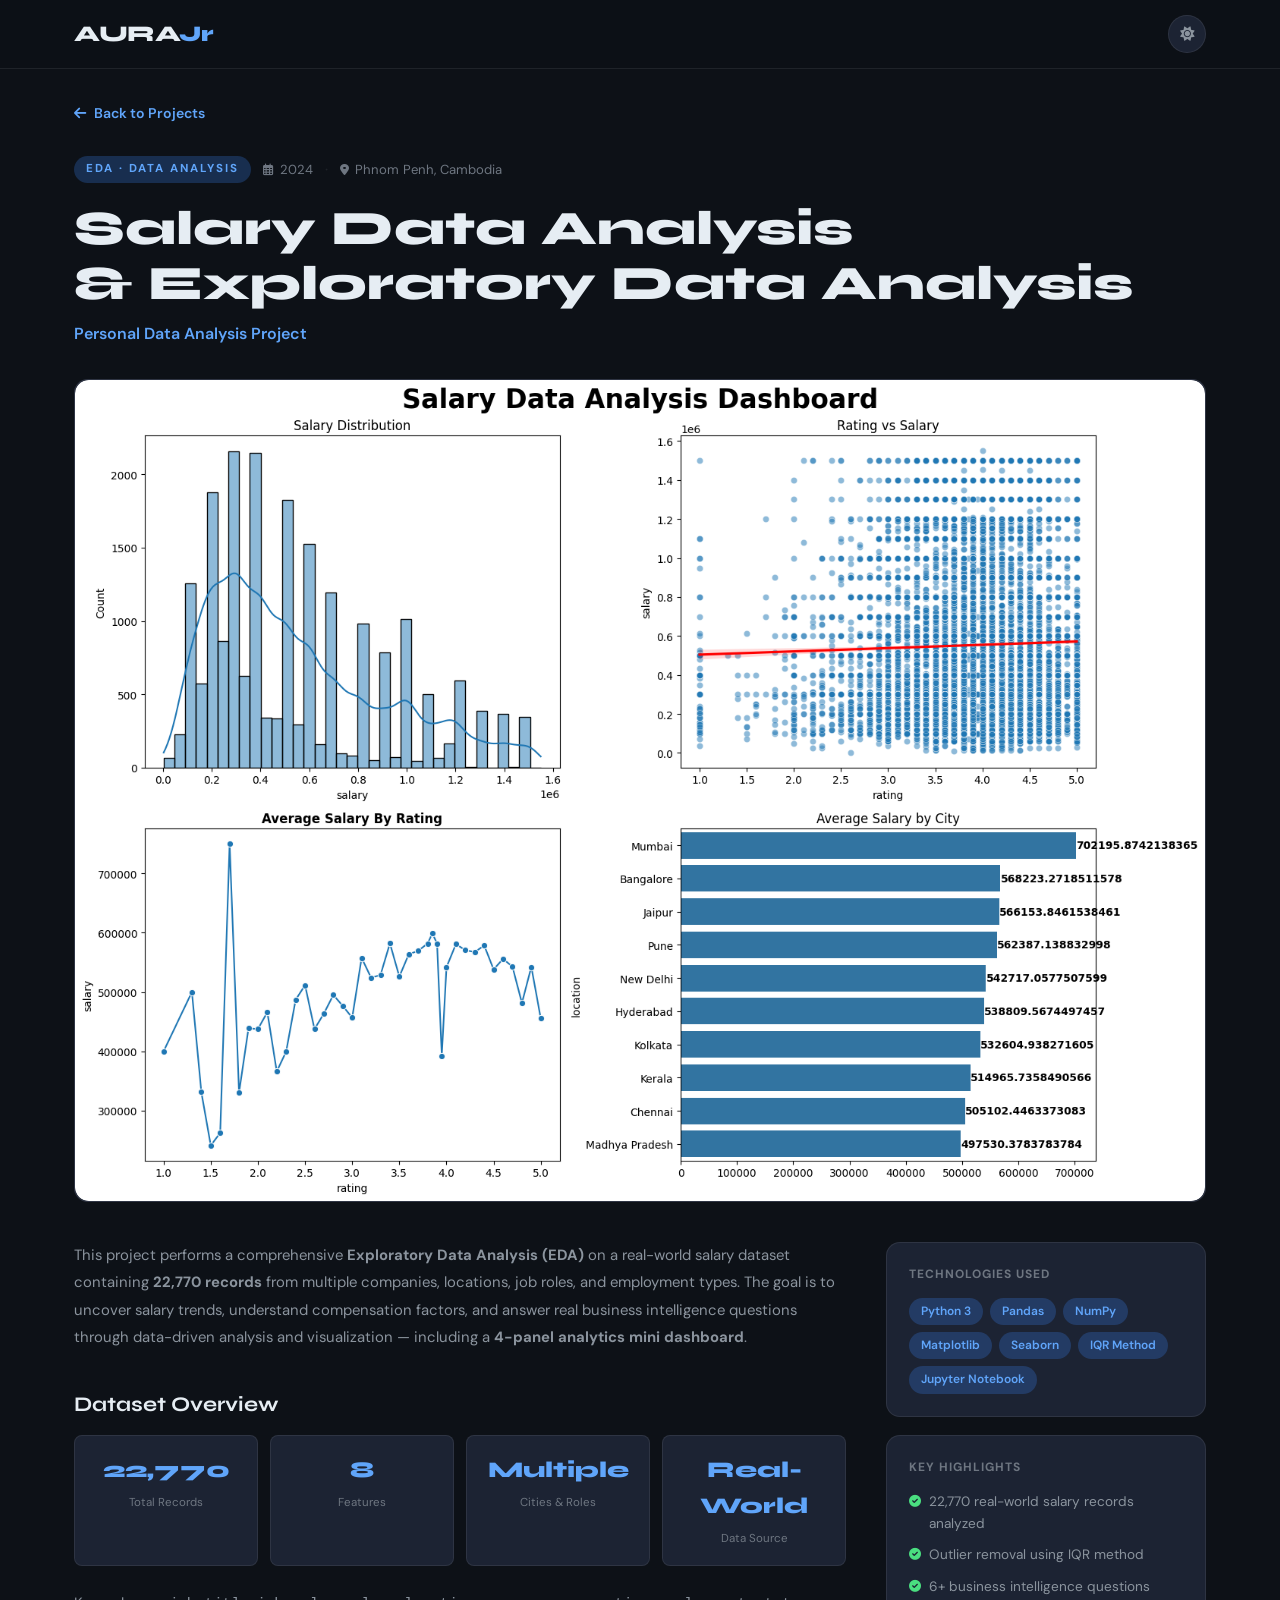
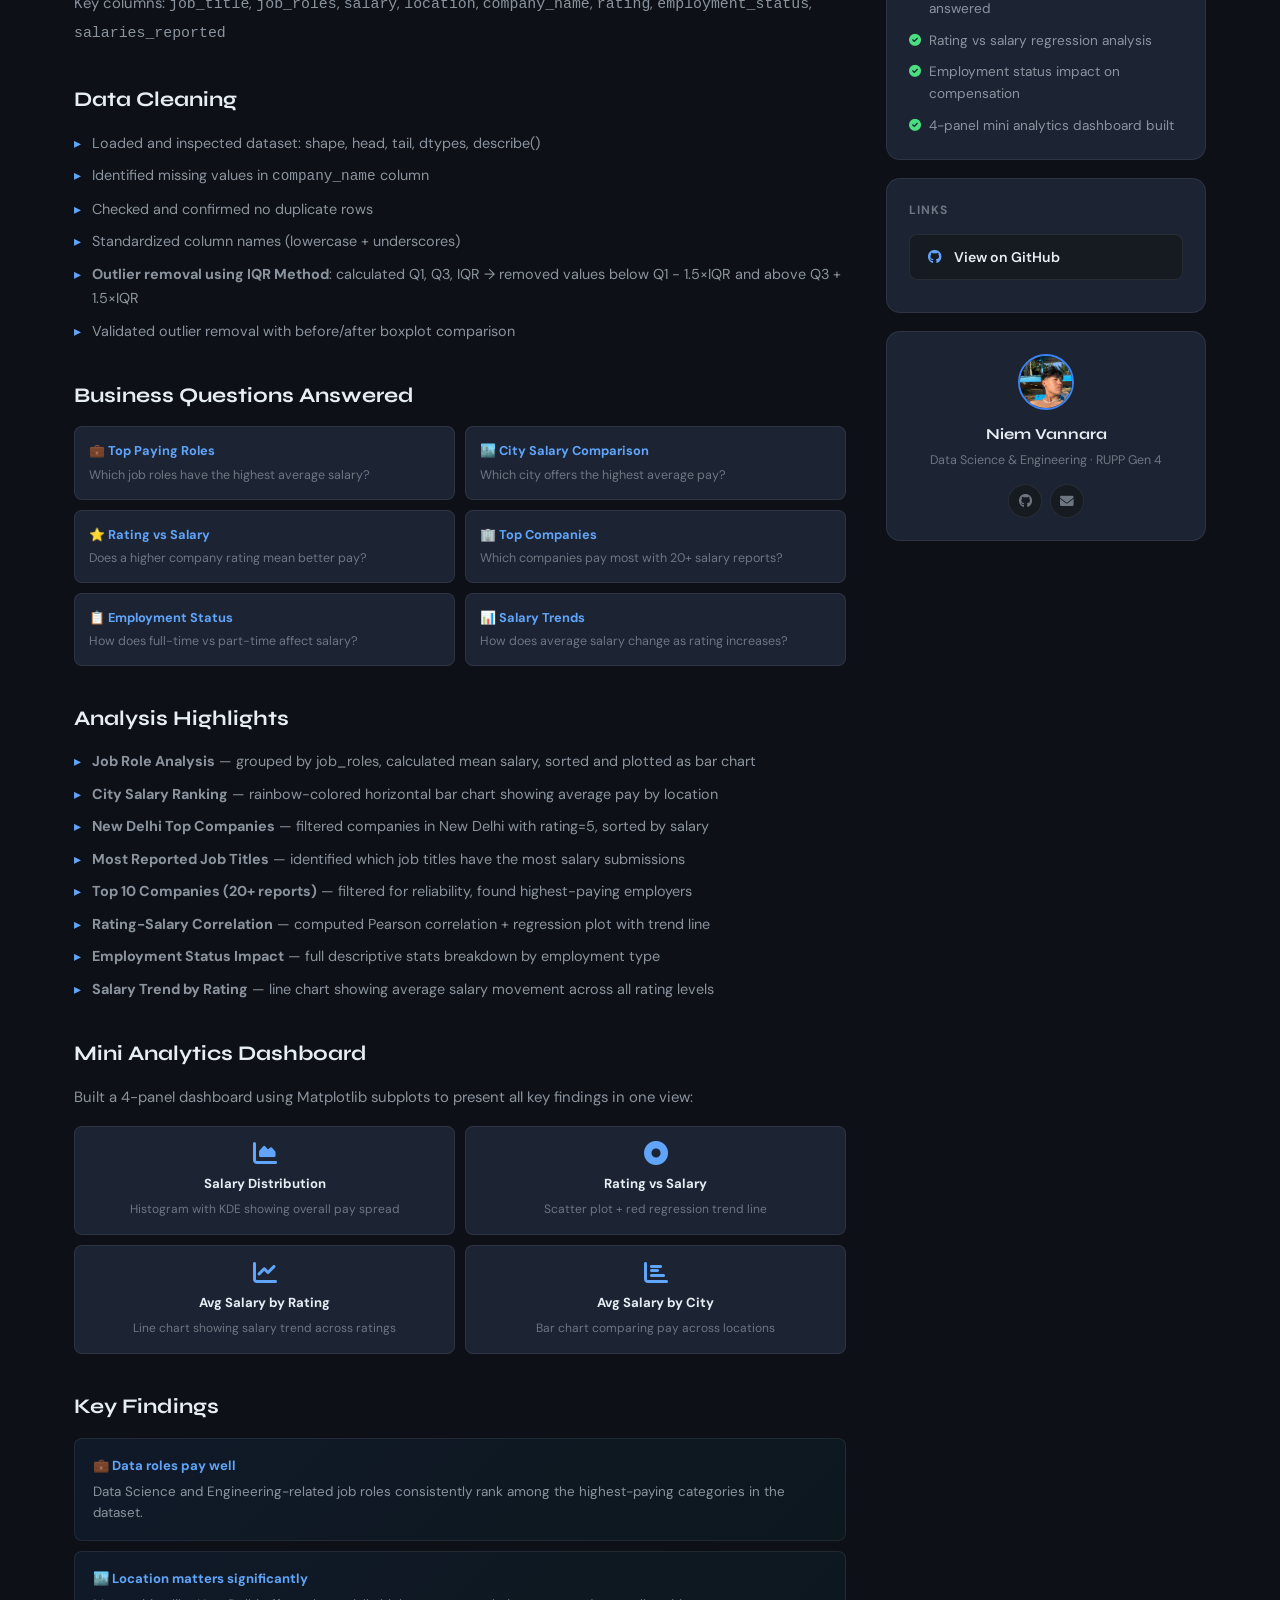
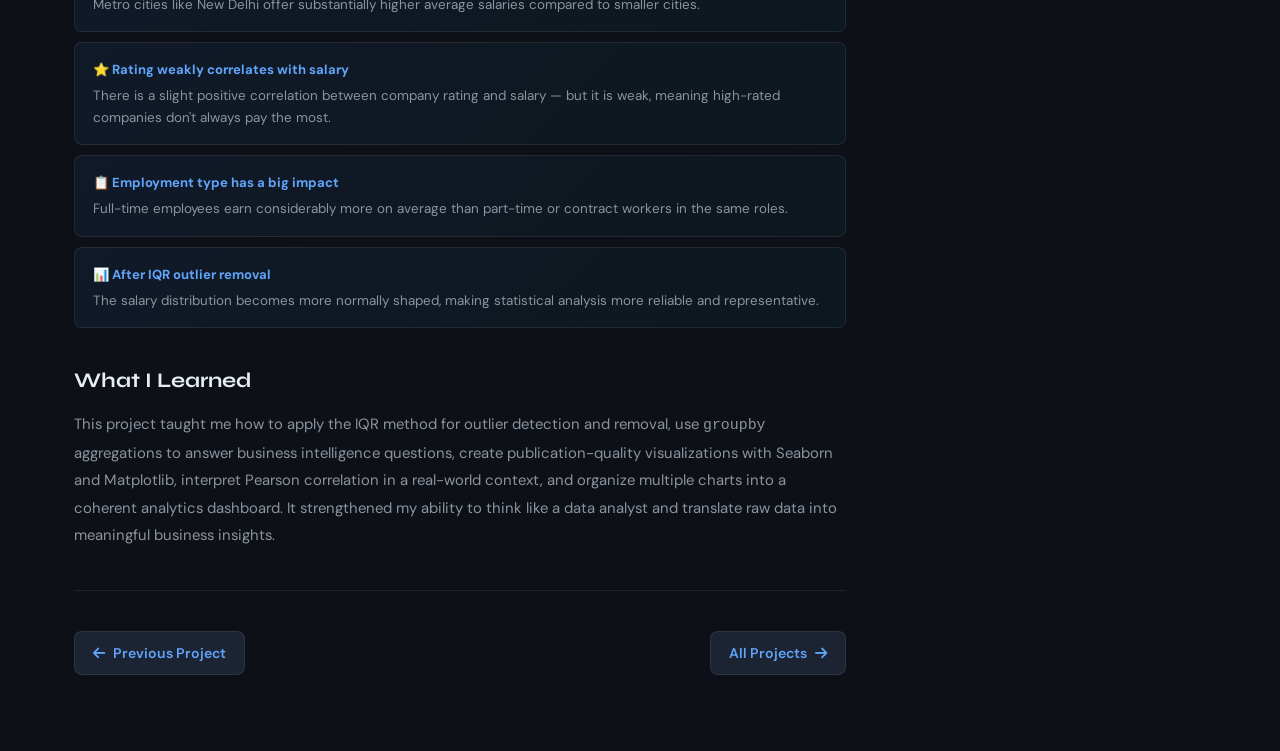
<file: projects/salary-analysis.html>
<!DOCTYPE html>
<html lang="en" data-theme="dark">
<head>
    <meta charset="UTF-8">
    <meta name="viewport" content="width=device-width, initial-scale=1.0">
    <title>Salary Data Analysis — Niem Vannara</title>
    <link rel="stylesheet" href="../styles.css">
    <link href="https://fonts.googleapis.com/css2?family=Syne:wght@400;500;600;700;800&family=DM+Sans:wght@300;400;500;600&display=swap" rel="stylesheet">
    <link rel="stylesheet" href="https://cdnjs.cloudflare.com/ajax/libs/font-awesome/6.0.0/css/all.min.css">
    <style>
        body{background:var(--bg-primary)}.proj-page{padding:100px 0 80px;min-height:100vh}.back-btn{display:inline-flex;align-items:center;gap:8px;color:var(--accent-light);text-decoration:none;font-size:.88rem;font-weight:600;margin-bottom:32px;transition:gap .3s}.back-btn:hover{gap:14px}.proj-label-row{display:flex;align-items:center;gap:12px;flex-wrap:wrap;margin-bottom:18px}.proj-type-tag{font-size:.72rem;font-weight:700;text-transform:uppercase;letter-spacing:2px;padding:4px 12px;border-radius:20px;background:var(--accent-glow);color:var(--accent-light)}.proj-meta-inline{font-size:.82rem;color:var(--text-muted);display:flex;align-items:center;gap:6px}.proj-meta-inline i{font-size:.75rem}.dot{color:var(--border)}.proj-page h1{font-family:'Syne',sans-serif;font-size:clamp(2rem,4vw,3rem);font-weight:800;color:var(--text-primary);margin-bottom:10px;line-height:1.15}.proj-org{font-size:1rem;color:var(--accent-light);font-weight:600;margin-bottom:32px;display:block}.proj-image{width:100%;border-radius:var(--radius);border:1px solid var(--border);margin-bottom:40px;background:var(--bg-card);display:flex;align-items:center;justify-content:center;min-height:220px;overflow:hidden}.proj-image img{width:100%;border-radius:var(--radius);display:block}.proj-image-placeholder{display:flex;flex-direction:column;align-items:center;justify-content:center;gap:12px;padding:60px;color:var(--text-muted)}.proj-image-placeholder i{font-size:3rem;color:var(--accent-light);opacity:.4}.proj-image-placeholder p{font-size:.85rem;text-align:center}.proj-layout{display:grid;grid-template-columns:1fr 320px;gap:40px;align-items:start}.proj-sidebar-card{background:var(--bg-card);border:1px solid var(--border);border-radius:var(--radius);padding:22px;margin-bottom:18px}.proj-sidebar-card h3{font-size:.75rem;font-weight:700;text-transform:uppercase;letter-spacing:1px;color:var(--text-muted);margin-bottom:14px}.tech-chips{display:flex;flex-wrap:wrap;gap:7px}.tech-chip{background:var(--accent-glow);color:var(--accent-light);padding:4px 12px;border-radius:20px;font-size:.75rem;font-weight:600}.highlight-list{list-style:none;padding:0;display:flex;flex-direction:column;gap:10px}.highlight-list li{display:flex;align-items:flex-start;gap:8px;font-size:.85rem;color:var(--text-secondary);line-height:1.6}.highlight-list li i{color:var(--green);font-size:.75rem;margin-top:4px;flex-shrink:0}.proj-link-btn{display:flex;align-items:center;gap:10px;padding:11px 16px;border-radius:var(--radius-sm);border:1px solid var(--border);background:var(--bg-secondary);color:var(--text-primary);text-decoration:none;font-size:.88rem;font-weight:600;transition:all .3s;margin-bottom:10px}.proj-link-btn:hover{border-color:var(--accent);color:var(--accent-light)}.proj-link-btn i{color:var(--accent-light);width:18px;text-align:center}.author-card{background:var(--bg-card);border:1px solid var(--border);border-radius:var(--radius);padding:22px;text-align:center}.author-avatar{width:56px;height:56px;border-radius:50%;background:var(--accent-glow);border:2px solid var(--accent);display:flex;align-items:center;justify-content:center;margin:0 auto 12px;overflow:hidden}.author-avatar img{width:100%;height:100%;object-fit:cover}.author-name{font-family:'Syne',sans-serif;font-weight:700;font-size:.95rem;color:var(--text-primary);margin-bottom:4px}.author-role{font-size:.78rem;color:var(--text-muted);margin-bottom:14px}.author-links{display:flex;justify-content:center;gap:8px}.author-link{width:34px;height:34px;border-radius:50%;border:1px solid var(--border);background:var(--bg-secondary);display:flex;align-items:center;justify-content:center;color:var(--text-muted);text-decoration:none;font-size:.85rem;transition:all .3s}.author-link:hover{border-color:var(--accent);color:var(--accent-light)}.proj-content h2{font-family:'Syne',sans-serif;font-size:1.3rem;font-weight:700;color:var(--text-primary);margin:36px 0 14px}.proj-content h2:first-child{margin-top:0}.proj-content p{color:var(--text-secondary);line-height:1.85;margin-bottom:14px;font-size:.93rem}.proj-content ul{list-style:none;padding:0;margin-bottom:16px;display:flex;flex-direction:column;gap:8px}.proj-content ul li{padding-left:18px;position:relative;color:var(--text-secondary);font-size:.9rem;line-height:1.7}.proj-content ul li::before{content:'▸';position:absolute;left:0;color:var(--accent-light)}
        .dataset-stat-grid{display:grid;grid-template-columns:repeat(4,1fr);gap:12px;margin-bottom:24px}
        .ds-box{background:var(--bg-card);border:1px solid var(--border);border-radius:var(--radius-sm);padding:16px;text-align:center}
        .ds-box .num{font-family:'Syne',sans-serif;font-size:1.4rem;font-weight:800;color:var(--accent-light);display:block}
        .ds-box .lbl{font-size:.72rem;color:var(--text-muted)}
        .questions-grid{display:grid;grid-template-columns:1fr 1fr;gap:10px;margin-bottom:20px}
        .q-card{background:var(--bg-card);border:1px solid var(--border);border-radius:var(--radius-sm);padding:14px}
        .q-card h4{font-size:.8rem;font-weight:700;color:var(--accent-light);margin-bottom:4px}
        .q-card p{font-size:.78rem;color:var(--text-muted);margin:0;line-height:1.5}
        .dashboard-grid{display:grid;grid-template-columns:1fr 1fr;gap:10px;margin-bottom:20px}
        .dash-panel{background:var(--bg-card);border:1px solid var(--border);border-radius:var(--radius-sm);padding:14px;text-align:center}
        .dash-panel i{font-size:1.5rem;color:var(--accent-light);margin-bottom:8px;display:block}
        .dash-panel h4{font-size:.82rem;font-weight:700;color:var(--text-primary);margin-bottom:4px}
        .dash-panel p{font-size:.75rem;color:var(--text-muted);margin:0}
        .finding-card{background:linear-gradient(135deg,rgba(59,130,246,.08),rgba(6,182,212,.04));border:1px solid var(--border);border-radius:var(--radius-sm);padding:16px 18px;margin:10px 0}
        .finding-card h4{font-size:.82rem;font-weight:700;color:var(--accent-light);margin-bottom:5px}
        .finding-card p{font-size:.84rem;color:var(--text-secondary);margin:0;line-height:1.6}
        .proj-bottom-nav{display:flex;justify-content:space-between;align-items:center;padding-top:40px;margin-top:40px;border-top:1px solid var(--border);flex-wrap:wrap;gap:12px}
        .proj-nav-link{display:inline-flex;align-items:center;gap:8px;color:var(--accent-light);text-decoration:none;font-size:.88rem;font-weight:600;padding:10px 18px;border:1px solid var(--border);border-radius:var(--radius-sm);background:var(--bg-card);transition:all .3s}
        .proj-nav-link:hover{border-color:var(--accent)}
        @media(max-width:900px){.proj-layout{grid-template-columns:1fr}.dataset-stat-grid{grid-template-columns:1fr 1fr}.questions-grid,.dashboard-grid{grid-template-columns:1fr}}
    </style>
</head>
<body>
<nav class="navbar">
    <div class="nav-container">
        <div class="nav-logo"><a href="../index.html" style="text-decoration:none;"><span class="logo-text">AURA<span class="logo-accent">Jr</span></span></a></div>
        <div class="nav-right"><button class="theme-toggle" id="themeToggle"><i class="fas fa-sun" id="themeIcon"></i></button></div>
    </div>
</nav>

<div class="proj-page">
    <div class="container">
        <a href="../index.html#projects" class="back-btn"><i class="fas fa-arrow-left"></i> Back to Projects</a>

        <div class="proj-label-row">
            <span class="proj-type-tag">EDA · Data Analysis</span>
            <span class="proj-meta-inline"><i class="far fa-calendar-alt"></i> 2024</span>
            <span class="dot">·</span>
            <span class="proj-meta-inline"><i class="fas fa-map-marker-alt"></i> Phnom Penh, Cambodia</span>
        </div>

        <h1>Salary Data Analysis<br>& Exploratory Data Analysis</h1>
        <span class="proj-org">Personal Data Analysis Project</span>

        <div class="proj-image">
    <img src="Salary_data_Analysis Image.png" alt="Salary Data Analysis Dashboard Preview">
</div>

        <div class="proj-layout">
            <div class="proj-content">

                <p>
                    This project performs a comprehensive <strong>Exploratory Data Analysis (EDA)</strong> on a
                    real-world salary dataset containing <strong>22,770 records</strong> from multiple companies,
                    locations, job roles, and employment types. The goal is to uncover salary trends, understand
                    compensation factors, and answer real business intelligence questions through data-driven
                    analysis and visualization — including a <strong>4-panel analytics mini dashboard</strong>.
                </p>

                <h2>Dataset Overview</h2>
                <div class="dataset-stat-grid">
                    <div class="ds-box"><span class="num">22,770</span><span class="lbl">Total Records</span></div>
                    <div class="ds-box"><span class="num">8</span><span class="lbl">Features</span></div>
                    <div class="ds-box"><span class="num">Multiple</span><span class="lbl">Cities & Roles</span></div>
                    <div class="ds-box"><span class="num">Real-World</span><span class="lbl">Data Source</span></div>
                </div>
                <p>Key columns: <code>job_title</code>, <code>job_roles</code>, <code>salary</code>, <code>location</code>, <code>company_name</code>, <code>rating</code>, <code>employment_status</code>, <code>salaries_reported</code></p>

                <h2>Data Cleaning</h2>
                <ul>
                    <li>Loaded and inspected dataset: shape, head, tail, dtypes, describe()</li>
                    <li>Identified missing values in <code>company_name</code> column</li>
                    <li>Checked and confirmed no duplicate rows</li>
                    <li>Standardized column names (lowercase + underscores)</li>
                    <li><strong>Outlier removal using IQR Method</strong>: calculated Q1, Q3, IQR → removed values below Q1 - 1.5×IQR and above Q3 + 1.5×IQR</li>
                    <li>Validated outlier removal with before/after boxplot comparison</li>
                </ul>

                <h2>Business Questions Answered</h2>
                <div class="questions-grid">
                    <div class="q-card"><h4>💼 Top Paying Roles</h4><p>Which job roles have the highest average salary?</p></div>
                    <div class="q-card"><h4>🏙️ City Salary Comparison</h4><p>Which city offers the highest average pay?</p></div>
                    <div class="q-card"><h4>⭐ Rating vs Salary</h4><p>Does a higher company rating mean better pay?</p></div>
                    <div class="q-card"><h4>🏢 Top Companies</h4><p>Which companies pay most with 20+ salary reports?</p></div>
                    <div class="q-card"><h4>📋 Employment Status</h4><p>How does full-time vs part-time affect salary?</p></div>
                    <div class="q-card"><h4>📊 Salary Trends</h4><p>How does average salary change as rating increases?</p></div>
                </div>

                <h2>Analysis Highlights</h2>
                <ul>
                    <li><strong>Job Role Analysis</strong> — grouped by job_roles, calculated mean salary, sorted and plotted as bar chart</li>
                    <li><strong>City Salary Ranking</strong> — rainbow-colored horizontal bar chart showing average pay by location</li>
                    <li><strong>New Delhi Top Companies</strong> — filtered companies in New Delhi with rating=5, sorted by salary</li>
                    <li><strong>Most Reported Job Titles</strong> — identified which job titles have the most salary submissions</li>
                    <li><strong>Top 10 Companies (20+ reports)</strong> — filtered for reliability, found highest-paying employers</li>
                    <li><strong>Rating-Salary Correlation</strong> — computed Pearson correlation + regression plot with trend line</li>
                    <li><strong>Employment Status Impact</strong> — full descriptive stats breakdown by employment type</li>
                    <li><strong>Salary Trend by Rating</strong> — line chart showing average salary movement across all rating levels</li>
                </ul>

                <h2>Mini Analytics Dashboard</h2>
                <p>Built a 4-panel dashboard using Matplotlib subplots to present all key findings in one view:</p>
                <div class="dashboard-grid">
                    <div class="dash-panel"><i class="fas fa-chart-area"></i><h4>Salary Distribution</h4><p>Histogram with KDE showing overall pay spread</p></div>
                    <div class="dash-panel"><i class="fas fa-dot-circle"></i><h4>Rating vs Salary</h4><p>Scatter plot + red regression trend line</p></div>
                    <div class="dash-panel"><i class="fas fa-chart-line"></i><h4>Avg Salary by Rating</h4><p>Line chart showing salary trend across ratings</p></div>
                    <div class="dash-panel"><i class="fas fa-chart-bar"></i><h4>Avg Salary by City</h4><p>Bar chart comparing pay across locations</p></div>
                </div>

                <h2>Key Findings</h2>
                <div class="finding-card"><h4>💼 Data roles pay well</h4><p>Data Science and Engineering-related job roles consistently rank among the highest-paying categories in the dataset.</p></div>
                <div class="finding-card"><h4>🏙️ Location matters significantly</h4><p>Metro cities like New Delhi offer substantially higher average salaries compared to smaller cities.</p></div>
                <div class="finding-card"><h4>⭐ Rating weakly correlates with salary</h4><p>There is a slight positive correlation between company rating and salary — but it is weak, meaning high-rated companies don't always pay the most.</p></div>
                <div class="finding-card"><h4>📋 Employment type has a big impact</h4><p>Full-time employees earn considerably more on average than part-time or contract workers in the same roles.</p></div>
                <div class="finding-card"><h4>📊 After IQR outlier removal</h4><p>The salary distribution becomes more normally shaped, making statistical analysis more reliable and representative.</p></div>

                <h2>What I Learned</h2>
                <p>
                    This project taught me how to apply the IQR method for outlier detection and removal,
                    use <code>groupby</code> aggregations to answer business intelligence questions, create
                    publication-quality visualizations with Seaborn and Matplotlib, interpret Pearson
                    correlation in a real-world context, and organize multiple charts into a coherent
                    analytics dashboard. It strengthened my ability to think like a data analyst and
                    translate raw data into meaningful business insights.
                </p>

                <div class="proj-bottom-nav">
                    <a href="hr-attrition.html" class="proj-nav-link"><i class="fas fa-arrow-left"></i> Previous Project</a>
                    <a href="../index.html#projects" class="proj-nav-link">All Projects <i class="fas fa-arrow-right"></i></a>
                </div>
            </div>

            <div class="proj-sidebar">
                <div class="proj-sidebar-card">
                    <h3>Technologies Used</h3>
                    <div class="tech-chips">
                        <span class="tech-chip">Python 3</span>
                        <span class="tech-chip">Pandas</span>
                        <span class="tech-chip">NumPy</span>
                        <span class="tech-chip">Matplotlib</span>
                        <span class="tech-chip">Seaborn</span>
                        <span class="tech-chip">IQR Method</span>
                        <span class="tech-chip">Jupyter Notebook</span>
                    </div>
                </div>
                <div class="proj-sidebar-card">
                    <h3>Key Highlights</h3>
                    <ul class="highlight-list">
                        <li><i class="fas fa-check-circle"></i> 22,770 real-world salary records analyzed</li>
                        <li><i class="fas fa-check-circle"></i> Outlier removal using IQR method</li>
                        <li><i class="fas fa-check-circle"></i> 6+ business intelligence questions answered</li>
                        <li><i class="fas fa-check-circle"></i> Rating vs salary regression analysis</li>
                        <li><i class="fas fa-check-circle"></i> Employment status impact on compensation</li>
                        <li><i class="fas fa-check-circle"></i> 4-panel mini analytics dashboard built</li>
                    </ul>
                </div>
                <div class="proj-sidebar-card">
                    <h3>Links</h3>
                    <a href="https://github.com/Vannara22" target="_blank" class="proj-link-btn"><i class="fab fa-github"></i> View on GitHub</a>
                </div>
                <div class="author-card">
                    <div class="author-avatar"><img src="../image/my photo.jpg" alt="Vannara" onerror="this.parentElement.innerHTML='<i class=\'fas fa-user\'></i>'"></div>
                    <div class="author-name">Niem Vannara</div>
                    <div class="author-role">Data Science & Engineering · RUPP Gen 4</div>
                    <div class="author-links">
                        <a href="https://github.com/Vannara22" target="_blank" class="author-link"><i class="fab fa-github"></i></a>
                        <a href="../index.html#contact" class="author-link"><i class="fas fa-envelope"></i></a>
                    </div>
                </div>
            </div>
        </div>
    </div>
</div>
<script>
    const t=document.getElementById('themeToggle'),i=document.getElementById('themeIcon'),h=document.documentElement,s=localStorage.getItem('theme')||'dark';
    h.setAttribute('data-theme',s);i.className=s==='dark'?'fas fa-sun':'fas fa-moon';
    t.addEventListener('click',()=>{const n=h.getAttribute('data-theme')==='dark'?'light':'dark';h.setAttribute('data-theme',n);localStorage.setItem('theme',n);i.className=n==='dark'?'fas fa-sun':'fas fa-moon';});
</script>
</body>
</html>
</file>
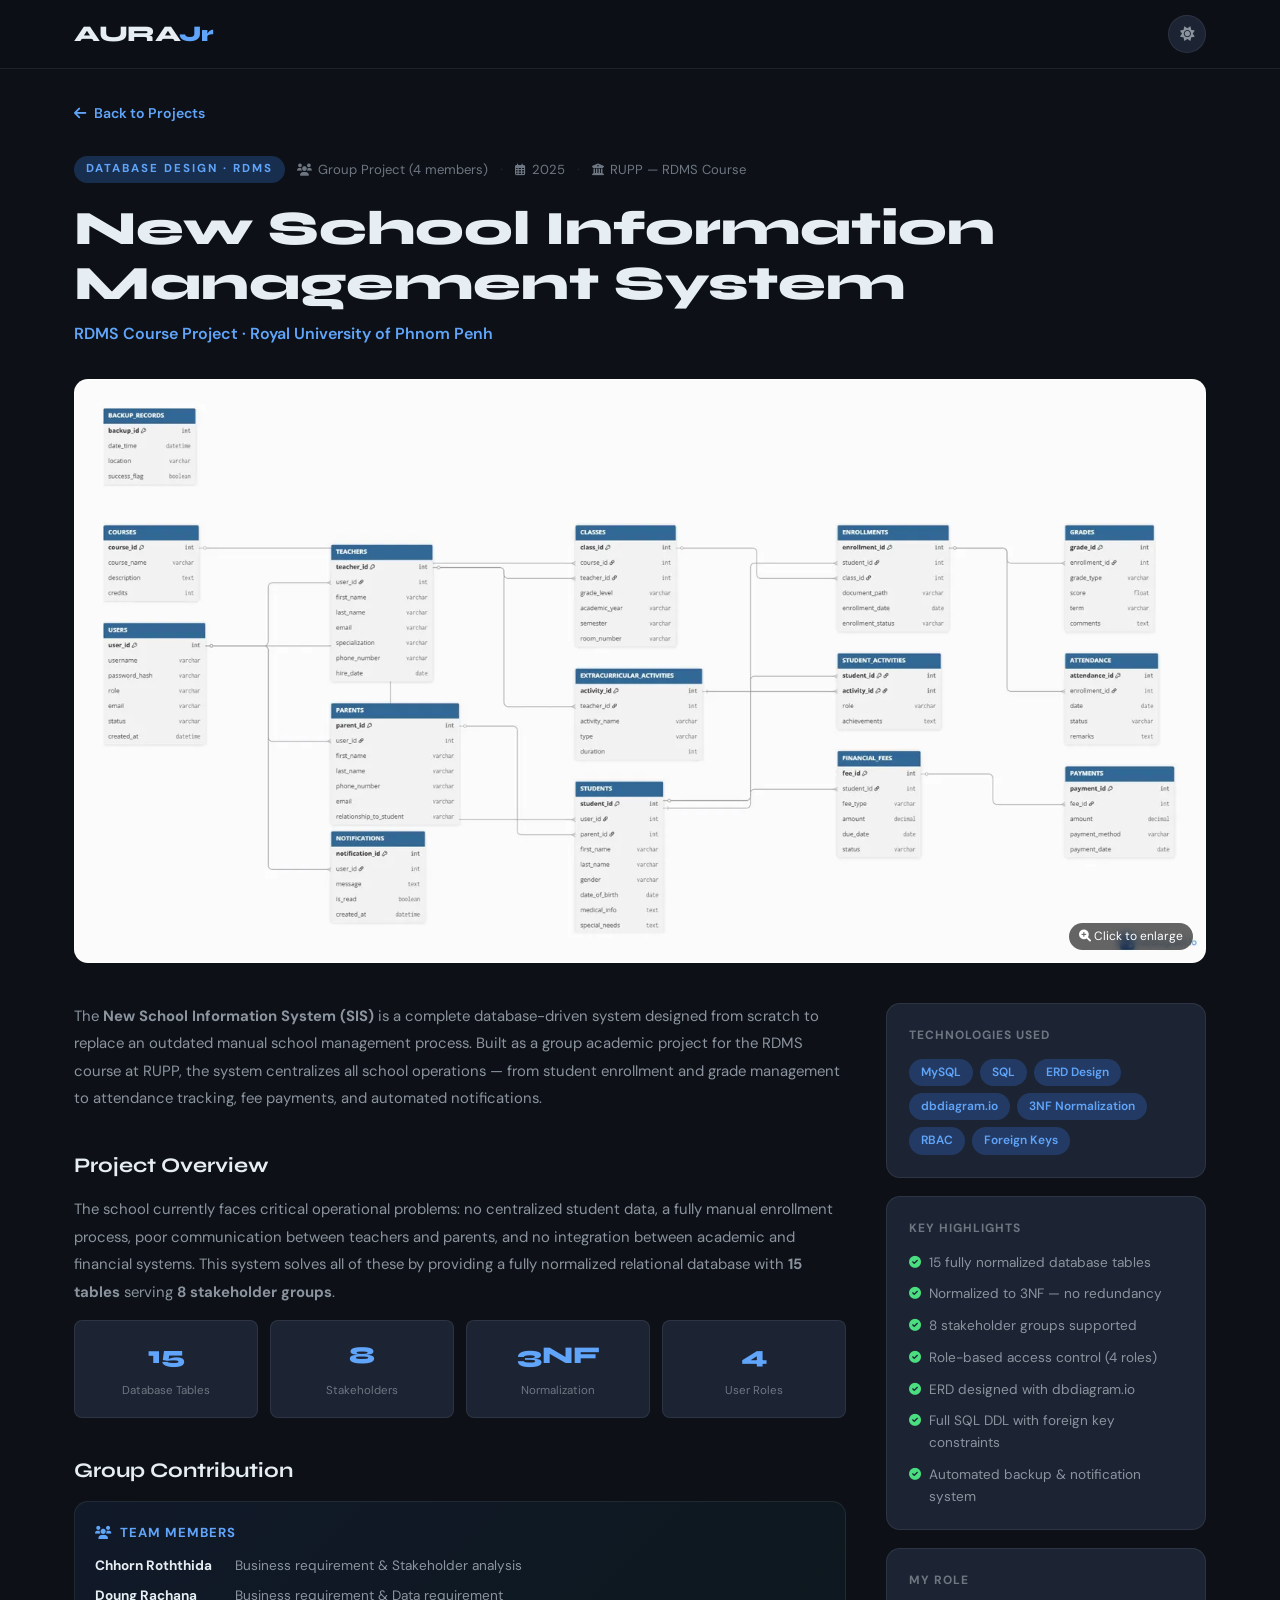
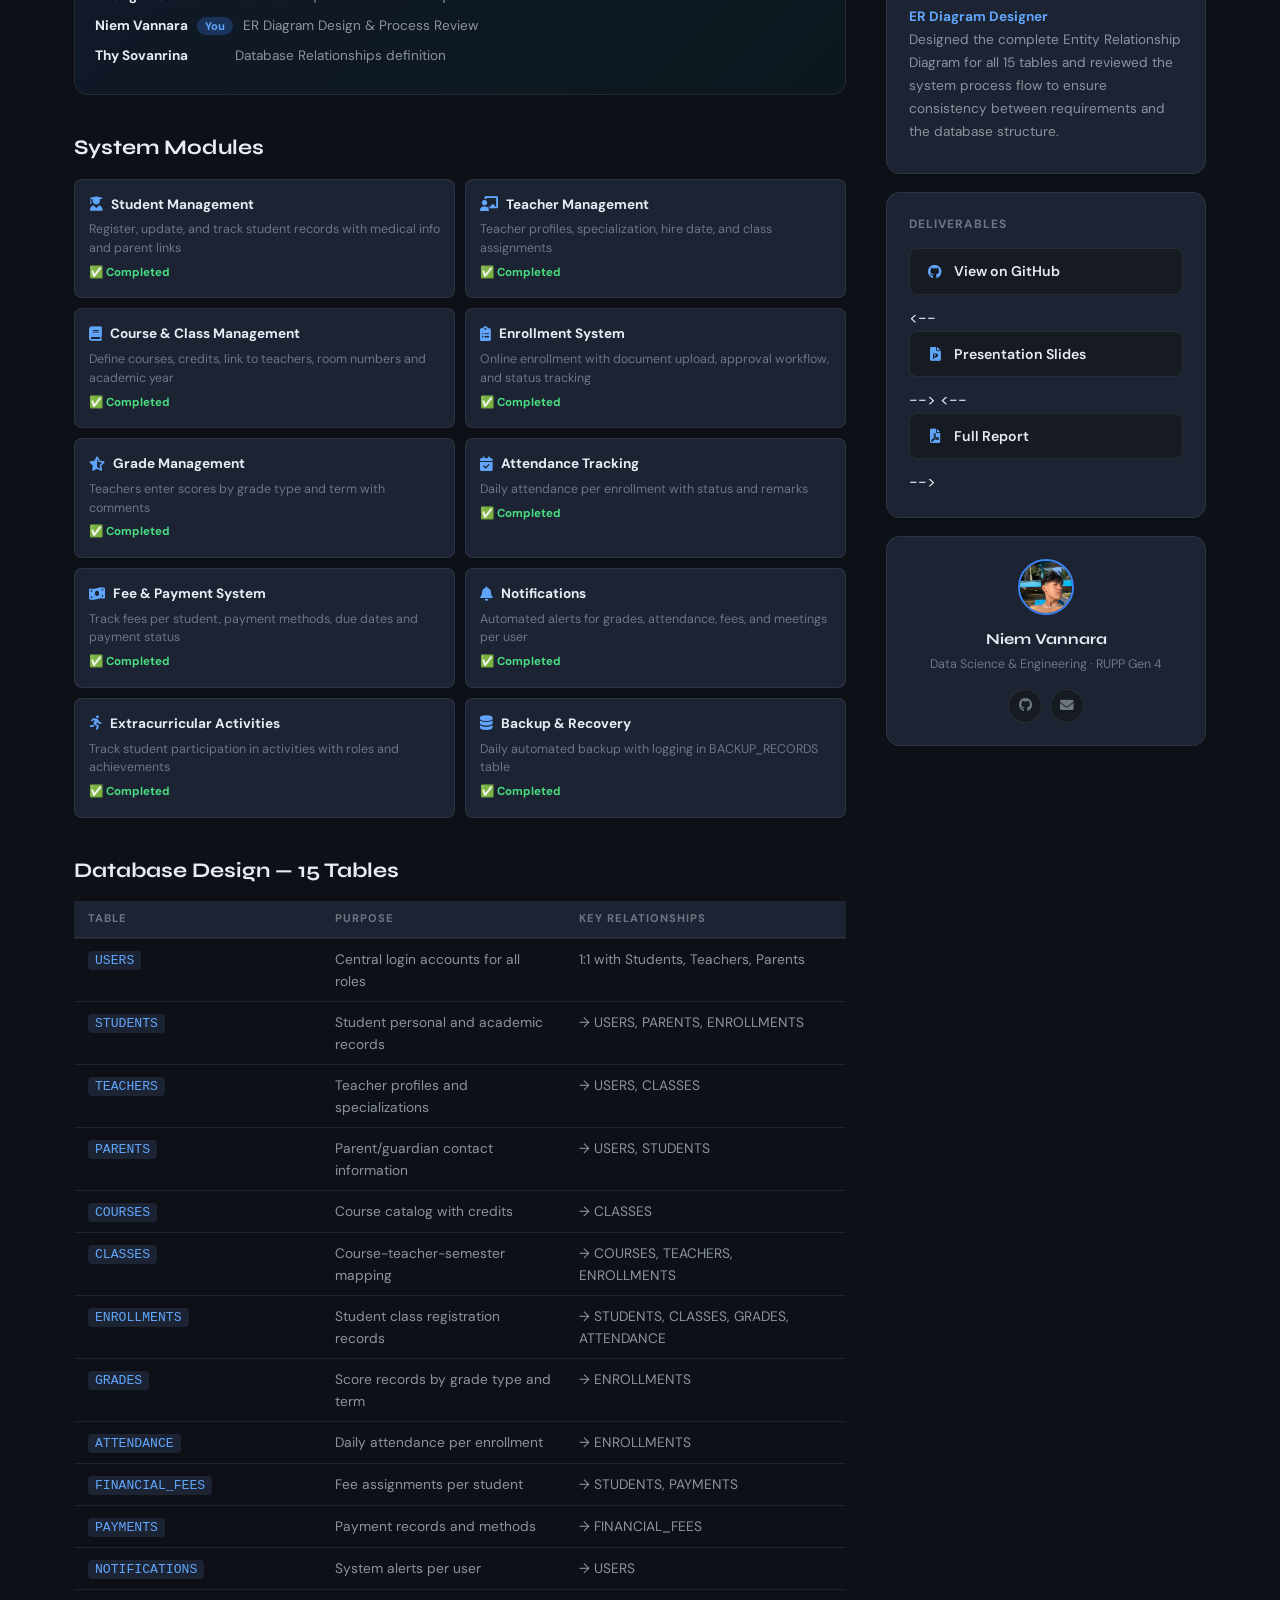
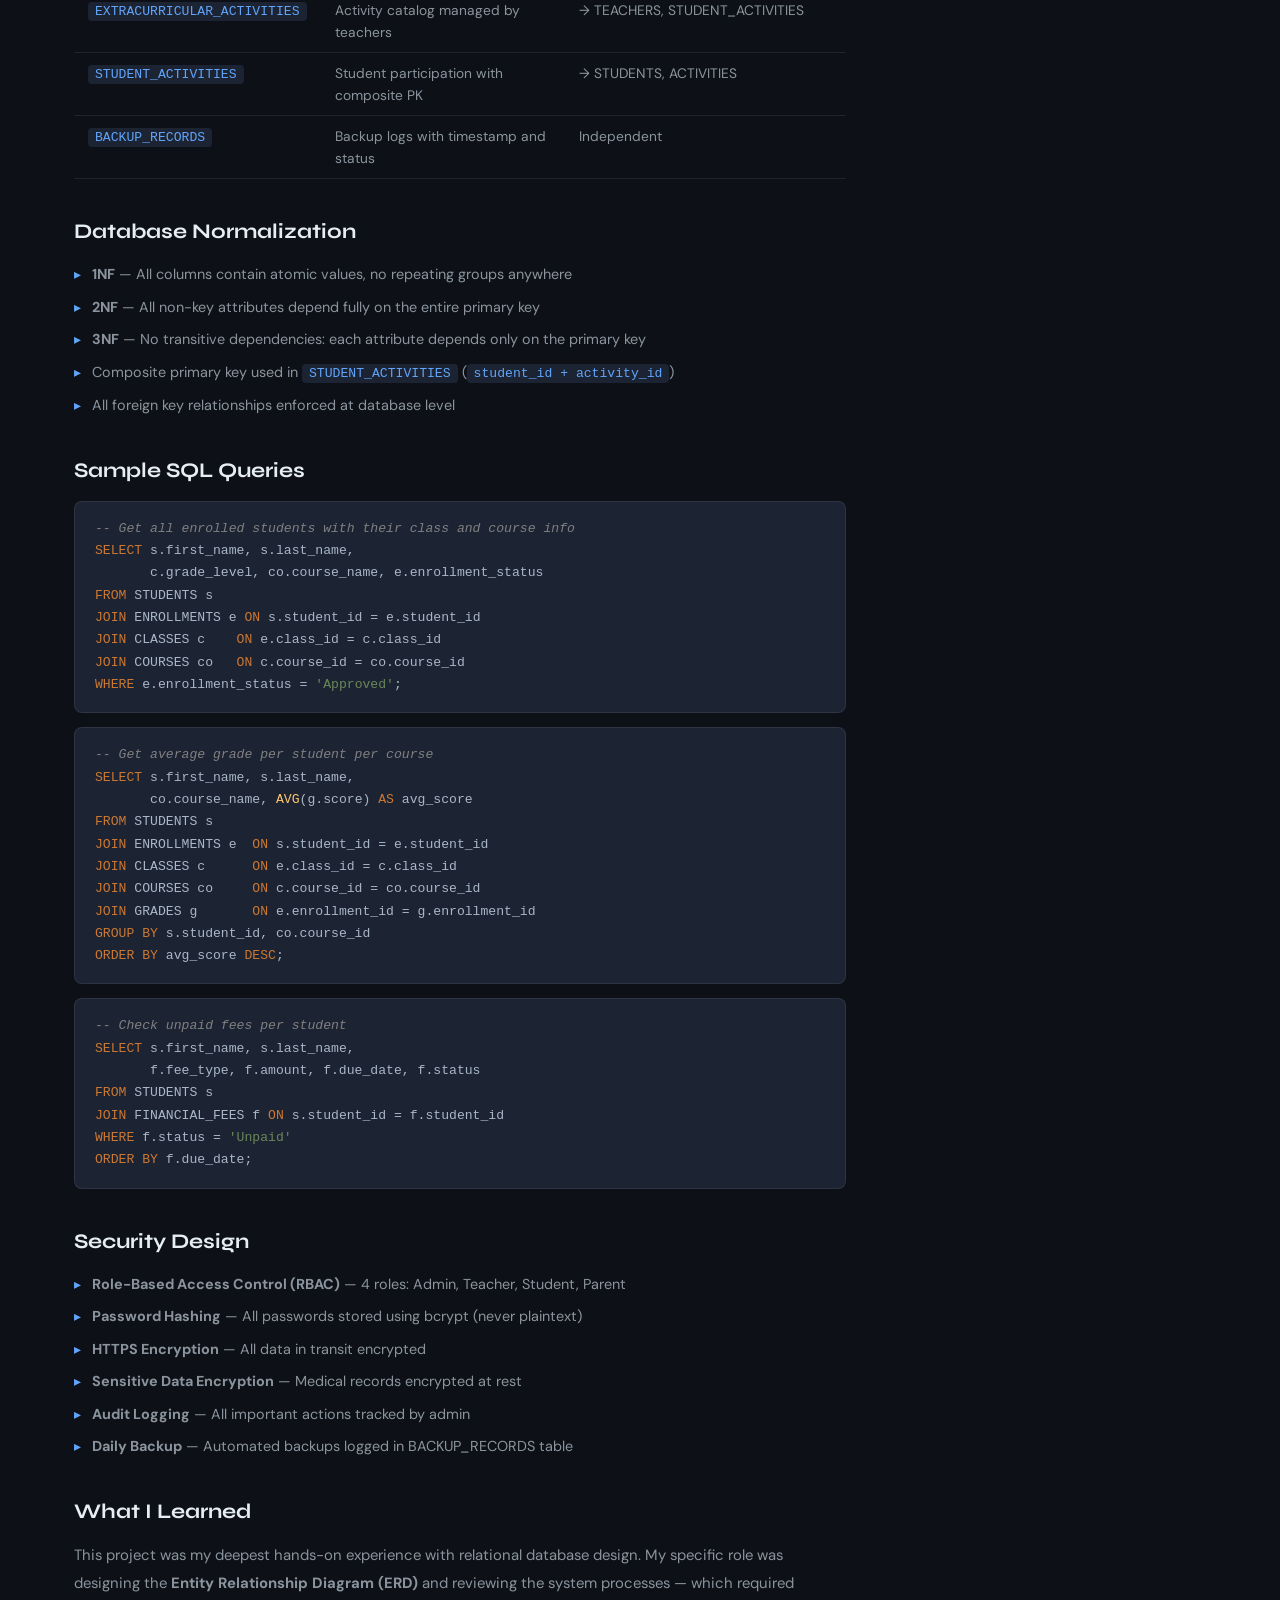
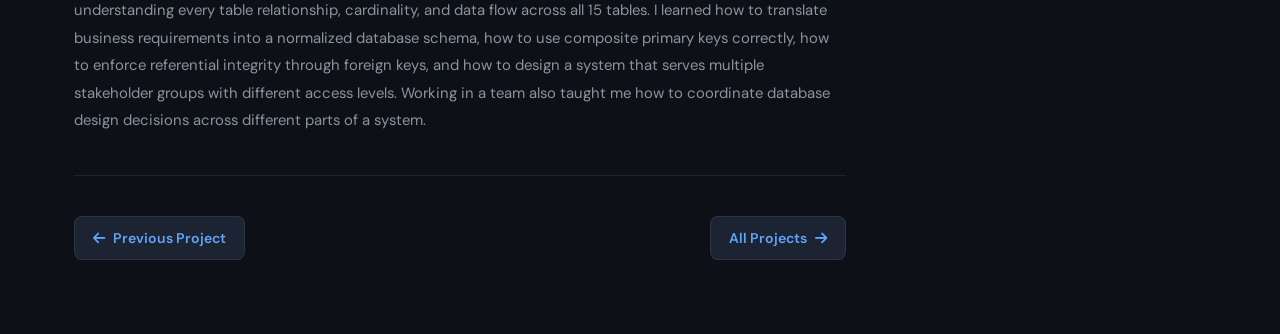
<file: projects/school-management.html>
<!DOCTYPE html>
<html lang="en" data-theme="dark">
<head>
    <meta charset="UTF-8">
    <meta name="viewport" content="width=device-width, initial-scale=1.0">
    <title>School Management System — Niem Vannara</title>
    <link rel="stylesheet" href="../styles.css">
    <link href="https://fonts.googleapis.com/css2?family=Syne:wght@400;500;600;700;800&family=DM+Sans:wght@300;400;500;600&display=swap" rel="stylesheet">
    <link rel="stylesheet" href="https://cdnjs.cloudflare.com/ajax/libs/font-awesome/6.0.0/css/all.min.css">
    <style>
        body { background: var(--bg-primary); }
        .proj-page { padding: 100px 0 80px; min-height: 100vh; }
        .back-btn { display: inline-flex; align-items: center; gap: 8px; color: var(--accent-light); text-decoration: none; font-size: .88rem; font-weight: 600; margin-bottom: 32px; transition: gap .3s; }
        .back-btn:hover { gap: 14px; }
        .proj-label-row { display: flex; align-items: center; gap: 12px; flex-wrap: wrap; margin-bottom: 18px; }
        .proj-type-tag { font-size: .72rem; font-weight: 700; text-transform: uppercase; letter-spacing: 2px; padding: 4px 12px; border-radius: 20px; background: var(--accent-glow); color: var(--accent-light); }
        .proj-meta-inline { font-size: .82rem; color: var(--text-muted); display: flex; align-items: center; gap: 6px; }
        .proj-meta-inline i { font-size: .75rem; }
        .dot { color: var(--border); }
        .proj-page h1 { font-family: 'Syne', sans-serif; font-size: clamp(2rem,4vw,3rem); font-weight: 800; color: var(--text-primary); margin-bottom: 10px; line-height: 1.15; }
        .proj-org { font-size: 1rem; color: var(--accent-light); font-weight: 600; margin-bottom: 32px; display: block; }

        /* ERD Image */
        .erd-wrapper {
            width: 100%; border-radius: var(--radius); border: 1px solid var(--border);
            margin-bottom: 40px; overflow: hidden; background: #fff;
            cursor: pointer; position: relative;
        }
        .erd-wrapper img { width: 100%; display: block; transition: transform .3s; }
        .erd-wrapper:hover img { transform: scale(1.01); }
        .erd-zoom-hint {
            position: absolute; bottom: 12px; right: 12px;
            background: rgba(0,0,0,0.6); color: white;
            font-size: .75rem; padding: 4px 10px; border-radius: 20px;
            backdrop-filter: blur(4px);
        }

        /* Lightbox */
        .lightbox { display: none; position: fixed; inset: 0; background: rgba(0,0,0,0.92); z-index: 9999; align-items: center; justify-content: center; padding: 20px; }
        .lightbox.active { display: flex; }
        .lightbox img { max-width: 95vw; max-height: 90vh; border-radius: var(--radius); }
        .lightbox-close { position: fixed; top: 20px; right: 24px; font-size: 2rem; color: white; cursor: pointer; background: none; border: none; }

        /* Layout */
        .proj-layout { display: grid; grid-template-columns: 1fr 320px; gap: 40px; align-items: start; }
        .proj-sidebar-card { background: var(--bg-card); border: 1px solid var(--border); border-radius: var(--radius); padding: 22px; margin-bottom: 18px; }
        .proj-sidebar-card h3 { font-size: .75rem; font-weight: 700; text-transform: uppercase; letter-spacing: 1px; color: var(--text-muted); margin-bottom: 14px; }
        .tech-chips { display: flex; flex-wrap: wrap; gap: 7px; }
        .tech-chip { background: var(--accent-glow); color: var(--accent-light); padding: 4px 12px; border-radius: 20px; font-size: .75rem; font-weight: 600; }
        .highlight-list { list-style: none; padding: 0; display: flex; flex-direction: column; gap: 10px; }
        .highlight-list li { display: flex; align-items: flex-start; gap: 8px; font-size: .85rem; color: var(--text-secondary); line-height: 1.6; }
        .highlight-list li i { color: var(--green); font-size: .75rem; margin-top: 4px; flex-shrink: 0; }
        .proj-link-btn { display: flex; align-items: center; gap: 10px; padding: 11px 16px; border-radius: var(--radius-sm); border: 1px solid var(--border); background: var(--bg-secondary); color: var(--text-primary); text-decoration: none; font-size: .88rem; font-weight: 600; transition: all .3s; margin-bottom: 10px; }
        .proj-link-btn:hover { border-color: var(--accent); color: var(--accent-light); }
        .proj-link-btn i { color: var(--accent-light); width: 18px; text-align: center; }
        .author-card { background: var(--bg-card); border: 1px solid var(--border); border-radius: var(--radius); padding: 22px; text-align: center; }
        .author-avatar { width: 56px; height: 56px; border-radius: 50%; background: var(--accent-glow); border: 2px solid var(--accent); display: flex; align-items: center; justify-content: center; margin: 0 auto 12px; overflow: hidden; }
        .author-avatar img { width: 100%; height: 100%; object-fit: cover; }
        .author-name { font-family: 'Syne', sans-serif; font-weight: 700; font-size: .95rem; color: var(--text-primary); margin-bottom: 4px; }
        .author-role { font-size: .78rem; color: var(--text-muted); margin-bottom: 14px; }
        .author-links { display: flex; justify-content: center; gap: 8px; }
        .author-link { width: 34px; height: 34px; border-radius: 50%; border: 1px solid var(--border); background: var(--bg-secondary); display: flex; align-items: center; justify-content: center; color: var(--text-muted); text-decoration: none; font-size: .85rem; transition: all .3s; }
        .author-link:hover { border-color: var(--accent); color: var(--accent-light); }

        /* Content */
        .proj-content h2 { font-family: 'Syne', sans-serif; font-size: 1.3rem; font-weight: 700; color: var(--text-primary); margin: 36px 0 14px; }
        .proj-content h2:first-child { margin-top: 0; }
        .proj-content p { color: var(--text-secondary); line-height: 1.85; margin-bottom: 14px; font-size: .93rem; }
        .proj-content ul { list-style: none; padding: 0; margin-bottom: 16px; display: flex; flex-direction: column; gap: 8px; }
        .proj-content ul li { padding-left: 18px; position: relative; color: var(--text-secondary); font-size: .9rem; line-height: 1.7; }
        .proj-content ul li::before { content: '▸'; position: absolute; left: 0; color: var(--accent-light); }

        /* Stats */
        .stat-row { display: grid; grid-template-columns: repeat(4,1fr); gap: 12px; margin-bottom: 24px; }
        .stat-b { background: var(--bg-card); border: 1px solid var(--border); border-radius: var(--radius-sm); padding: 16px; text-align: center; }
        .stat-b .n { font-family: 'Syne', sans-serif; font-size: 1.5rem; font-weight: 800; color: var(--accent-light); display: block; }
        .stat-b .l { font-size: .72rem; color: var(--text-muted); }

        /* Tables */
        .proj-table { width: 100%; border-collapse: collapse; margin-bottom: 20px; font-size: .86rem; }
        .proj-table th { text-align: left; padding: 9px 14px; background: var(--bg-card); color: var(--text-muted); font-size: .7rem; text-transform: uppercase; letter-spacing: 1px; border-bottom: 2px solid var(--border); }
        .proj-table td { padding: 9px 14px; border-bottom: 1px solid var(--border); color: var(--text-secondary); vertical-align: top; }
        .proj-table tr:hover td { background: var(--bg-card); }
        code { background: var(--bg-card); padding: 2px 7px; border-radius: 4px; font-size: .82rem; color: var(--accent-light); font-family: monospace; }

        /* Code block */
        .code-block { background: var(--bg-card); border: 1px solid var(--border); border-radius: var(--radius-sm); padding: 16px 20px; margin: 14px 0; overflow-x: auto; }
        .code-block pre { margin: 0; color: #a9b7c6; font-family: monospace; font-size: .82rem; line-height: 1.7; white-space: pre; }
        .code-block .kw { color: #cc7832; }
        .code-block .fn { color: #ffc66d; }
        .code-block .cm { color: #808080; font-style: italic; }
        .code-block .st { color: #6a8759; }

        /* Modules grid */
        .modules-grid { display: grid; grid-template-columns: 1fr 1fr; gap: 10px; margin-bottom: 20px; }
        .module-card { background: var(--bg-card); border: 1px solid var(--border); border-radius: var(--radius-sm); padding: 14px; }
        .module-card .mhead { display: flex; align-items: center; gap: 8px; margin-bottom: 5px; }
        .module-card .mhead i { color: var(--accent-light); font-size: .9rem; }
        .module-card h4 { font-size: .85rem; font-weight: 700; color: var(--text-primary); }
        .module-card p { font-size: .78rem; color: var(--text-muted); margin: 0; line-height: 1.5; }
        .status-done { color: var(--green); font-size: .72rem; font-weight: 700; }
        .status-wip  { color: var(--orange); font-size: .72rem; font-weight: 700; }

        /* Group card */
        .group-card { background: linear-gradient(135deg, rgba(59,130,246,.08), rgba(6,182,212,.04)); border: 1px solid var(--border); border-radius: var(--radius); padding: 20px; margin-bottom: 14px; }
        .group-card h4 { font-size: .82rem; font-weight: 700; color: var(--accent-light); margin-bottom: 12px; text-transform: uppercase; letter-spacing: 1px; }
        .group-member { display: flex; align-items: flex-start; gap: 10px; margin-bottom: 8px; font-size: .85rem; color: var(--text-secondary); }
        .group-member strong { color: var(--text-primary); min-width: 130px; }
        .my-role { background: var(--accent-glow); color: var(--accent-light); padding: 2px 8px; border-radius: 10px; font-size: .7rem; font-weight: 700; margin-left: 6px; }

        /* Nav */
        .proj-bottom-nav { display: flex; justify-content: space-between; align-items: center; padding-top: 40px; margin-top: 40px; border-top: 1px solid var(--border); flex-wrap: wrap; gap: 12px; }
        .proj-nav-link { display: inline-flex; align-items: center; gap: 8px; color: var(--accent-light); text-decoration: none; font-size: .88rem; font-weight: 600; padding: 10px 18px; border: 1px solid var(--border); border-radius: var(--radius-sm); background: var(--bg-card); transition: all .3s; }
        .proj-nav-link:hover { border-color: var(--accent); }

        @media (max-width: 900px) { .proj-layout { grid-template-columns: 1fr; } .stat-row { grid-template-columns: 1fr 1fr; } .modules-grid { grid-template-columns: 1fr; } }
    </style>
</head>
<body>
<nav class="navbar">
    <div class="nav-container">
        <div class="nav-logo"><a href="../index.html" style="text-decoration:none;"><span class="logo-text">AURA<span class="logo-accent">Jr</span></span></a></div>
        <div class="nav-right"><button class="theme-toggle" id="themeToggle"><i class="fas fa-sun" id="themeIcon"></i></button></div>
    </div>
</nav>

<!-- Lightbox -->
<div class="lightbox" id="lightbox">
    <button class="lightbox-close" onclick="document.getElementById('lightbox').classList.remove('active')">&times;</button>
    <img src="../image/ER_Diagram.png" alt="ER Diagram Full">
</div>

<div class="proj-page">
    <div class="container">
        <a href="../index.html#projects" class="back-btn"><i class="fas fa-arrow-left"></i> Back to Projects</a>

        <div class="proj-label-row">
            <span class="proj-type-tag">Database Design · RDMS</span>
            <span class="proj-meta-inline"><i class="fas fa-users"></i> Group Project (4 members)</span>
            <span class="dot">·</span>
            <span class="proj-meta-inline"><i class="far fa-calendar-alt"></i> 2025</span>
            <span class="dot">·</span>
            <span class="proj-meta-inline"><i class="fas fa-university"></i> RUPP — RDMS Course</span>
        </div>

        <h1>New School Information<br>Management System</h1>
        <span class="proj-org">RDMS Course Project · Royal University of Phnom Penh</span>

        <!-- ER Diagram with lightbox -->
        <div class="erd-wrapper" onclick="document.getElementById('lightbox').classList.add('active')">
            <img src="../image/ER_Diagram.png" alt="Entity Relationship Diagram — School Management System">
            <span class="erd-zoom-hint"><i class="fas fa-search-plus"></i> Click to enlarge</span>
        </div>

        <div class="proj-layout">
            <div class="proj-content">

                <p>
                    The <strong>New School Information System (SIS)</strong> is a complete database-driven system
                    designed from scratch to replace an outdated manual school management process. Built as a
                    group academic project for the RDMS course at RUPP, the system centralizes all school
                    operations — from student enrollment and grade management to attendance tracking,
                    fee payments, and automated notifications.
                </p>

                <h2>Project Overview</h2>
                <p>
                    The school currently faces critical operational problems: no centralized student data,
                    a fully manual enrollment process, poor communication between teachers and parents,
                    and no integration between academic and financial systems. This system solves all of
                    these by providing a fully normalized relational database with <strong>15 tables</strong>
                    serving <strong>8 stakeholder groups</strong>.
                </p>

                <div class="stat-row">
                    <div class="stat-b"><span class="n">15</span><span class="l">Database Tables</span></div>
                    <div class="stat-b"><span class="n">8</span><span class="l">Stakeholders</span></div>
                    <div class="stat-b"><span class="n">3NF</span><span class="l">Normalization</span></div>
                    <div class="stat-b"><span class="n">4</span><span class="l">User Roles</span></div>
                </div>

                <h2>Group Contribution</h2>
                <div class="group-card">
                    <h4><i class="fas fa-users"></i> &nbsp;Team Members</h4>
                    <div class="group-member"><strong>Chhorn Roththida</strong><span>Business requirement & Stakeholder analysis</span></div>
                    <div class="group-member"><strong>Doung Rachana</strong><span>Business requirement & Data requirement</span></div>
                    <div class="group-member">
                        <strong>Niem Vannara <span class="my-role">You</span></strong>
                        <span>ER Diagram Design & Process Review</span>
                    </div>
                    <div class="group-member"><strong>Thy Sovanrina</strong><span>Database Relationships definition</span></div>
                </div>

                <h2>System Modules</h2>
                <div class="modules-grid">
                    <div class="module-card">
                        <div class="mhead"><i class="fas fa-user-graduate"></i><h4>Student Management</h4></div>
                        <p>Register, update, and track student records with medical info and parent links</p>
                        <span class="status-done">✅ Completed</span>
                    </div>
                    <div class="module-card">
                        <div class="mhead"><i class="fas fa-chalkboard-teacher"></i><h4>Teacher Management</h4></div>
                        <p>Teacher profiles, specialization, hire date, and class assignments</p>
                        <span class="status-done">✅ Completed</span>
                    </div>
                    <div class="module-card">
                        <div class="mhead"><i class="fas fa-book"></i><h4>Course & Class Management</h4></div>
                        <p>Define courses, credits, link to teachers, room numbers and academic year</p>
                        <span class="status-done">✅ Completed</span>
                    </div>
                    <div class="module-card">
                        <div class="mhead"><i class="fas fa-clipboard-list"></i><h4>Enrollment System</h4></div>
                        <p>Online enrollment with document upload, approval workflow, and status tracking</p>
                        <span class="status-done">✅ Completed</span>
                    </div>
                    <div class="module-card">
                        <div class="mhead"><i class="fas fa-star-half-alt"></i><h4>Grade Management</h4></div>
                        <p>Teachers enter scores by grade type and term with comments</p>
                        <span class="status-done">✅ Completed</span>
                    </div>
                    <div class="module-card">
                        <div class="mhead"><i class="fas fa-calendar-check"></i><h4>Attendance Tracking</h4></div>
                        <p>Daily attendance per enrollment with status and remarks</p>
                        <span class="status-done">✅ Completed</span>
                    </div>
                    <div class="module-card">
                        <div class="mhead"><i class="fas fa-money-bill-wave"></i><h4>Fee & Payment System</h4></div>
                        <p>Track fees per student, payment methods, due dates and payment status</p>
                        <span class="status-done">✅ Completed</span>
                    </div>
                    <div class="module-card">
                        <div class="mhead"><i class="fas fa-bell"></i><h4>Notifications</h4></div>
                        <p>Automated alerts for grades, attendance, fees, and meetings per user</p>
                        <span class="status-done">✅ Completed</span>
                    </div>
                    <div class="module-card">
                        <div class="mhead"><i class="fas fa-running"></i><h4>Extracurricular Activities</h4></div>
                        <p>Track student participation in activities with roles and achievements</p>
                        <span class="status-done">✅ Completed</span>
                    </div>
                    <div class="module-card">
                        <div class="mhead"><i class="fas fa-database"></i><h4>Backup & Recovery</h4></div>
                        <p>Daily automated backup with logging in BACKUP_RECORDS table</p>
                        <span class="status-done">✅ Completed</span>
                    </div>
                </div>

                <h2>Database Design — 15 Tables</h2>
                <table class="proj-table">
                    <thead>
                        <tr><th>Table</th><th>Purpose</th><th>Key Relationships</th></tr>
                    </thead>
                    <tbody>
                        <tr><td><code>USERS</code></td><td>Central login accounts for all roles</td><td>1:1 with Students, Teachers, Parents</td></tr>
                        <tr><td><code>STUDENTS</code></td><td>Student personal and academic records</td><td>→ USERS, PARENTS, ENROLLMENTS</td></tr>
                        <tr><td><code>TEACHERS</code></td><td>Teacher profiles and specializations</td><td>→ USERS, CLASSES</td></tr>
                        <tr><td><code>PARENTS</code></td><td>Parent/guardian contact information</td><td>→ USERS, STUDENTS</td></tr>
                        <tr><td><code>COURSES</code></td><td>Course catalog with credits</td><td>→ CLASSES</td></tr>
                        <tr><td><code>CLASSES</code></td><td>Course-teacher-semester mapping</td><td>→ COURSES, TEACHERS, ENROLLMENTS</td></tr>
                        <tr><td><code>ENROLLMENTS</code></td><td>Student class registration records</td><td>→ STUDENTS, CLASSES, GRADES, ATTENDANCE</td></tr>
                        <tr><td><code>GRADES</code></td><td>Score records by grade type and term</td><td>→ ENROLLMENTS</td></tr>
                        <tr><td><code>ATTENDANCE</code></td><td>Daily attendance per enrollment</td><td>→ ENROLLMENTS</td></tr>
                        <tr><td><code>FINANCIAL_FEES</code></td><td>Fee assignments per student</td><td>→ STUDENTS, PAYMENTS</td></tr>
                        <tr><td><code>PAYMENTS</code></td><td>Payment records and methods</td><td>→ FINANCIAL_FEES</td></tr>
                        <tr><td><code>NOTIFICATIONS</code></td><td>System alerts per user</td><td>→ USERS</td></tr>
                        <tr><td><code>EXTRACURRICULAR_ACTIVITIES</code></td><td>Activity catalog managed by teachers</td><td>→ TEACHERS, STUDENT_ACTIVITIES</td></tr>
                        <tr><td><code>STUDENT_ACTIVITIES</code></td><td>Student participation with composite PK</td><td>→ STUDENTS, ACTIVITIES</td></tr>
                        <tr><td><code>BACKUP_RECORDS</code></td><td>Backup logs with timestamp and status</td><td>Independent</td></tr>
                    </tbody>
                </table>

                <h2>Database Normalization</h2>
                <ul>
                    <li><strong>1NF</strong> — All columns contain atomic values, no repeating groups anywhere</li>
                    <li><strong>2NF</strong> — All non-key attributes depend fully on the entire primary key</li>
                    <li><strong>3NF</strong> — No transitive dependencies: each attribute depends only on the primary key</li>
                    <li>Composite primary key used in <code>STUDENT_ACTIVITIES</code> (<code>student_id + activity_id</code>)</li>
                    <li>All foreign key relationships enforced at database level</li>
                </ul>

                <h2>Sample SQL Queries</h2>

                <div class="code-block"><pre><span class="cm">-- Get all enrolled students with their class and course info</span>
<span class="kw">SELECT</span> s.first_name, s.last_name,
       c.grade_level, co.course_name, e.enrollment_status
<span class="kw">FROM</span> STUDENTS s
<span class="kw">JOIN</span> ENROLLMENTS e <span class="kw">ON</span> s.student_id = e.student_id
<span class="kw">JOIN</span> CLASSES c    <span class="kw">ON</span> e.class_id = c.class_id
<span class="kw">JOIN</span> COURSES co   <span class="kw">ON</span> c.course_id = co.course_id
<span class="kw">WHERE</span> e.enrollment_status = <span class="st">'Approved'</span>;</pre></div>

                <div class="code-block"><pre><span class="cm">-- Get average grade per student per course</span>
<span class="kw">SELECT</span> s.first_name, s.last_name,
       co.course_name, <span class="fn">AVG</span>(g.score) <span class="kw">AS</span> avg_score
<span class="kw">FROM</span> STUDENTS s
<span class="kw">JOIN</span> ENROLLMENTS e  <span class="kw">ON</span> s.student_id = e.student_id
<span class="kw">JOIN</span> CLASSES c      <span class="kw">ON</span> e.class_id = c.class_id
<span class="kw">JOIN</span> COURSES co     <span class="kw">ON</span> c.course_id = co.course_id
<span class="kw">JOIN</span> GRADES g       <span class="kw">ON</span> e.enrollment_id = g.enrollment_id
<span class="kw">GROUP BY</span> s.student_id, co.course_id
<span class="kw">ORDER BY</span> avg_score <span class="kw">DESC</span>;</pre></div>

                <div class="code-block"><pre><span class="cm">-- Check unpaid fees per student</span>
<span class="kw">SELECT</span> s.first_name, s.last_name,
       f.fee_type, f.amount, f.due_date, f.status
<span class="kw">FROM</span> STUDENTS s
<span class="kw">JOIN</span> FINANCIAL_FEES f <span class="kw">ON</span> s.student_id = f.student_id
<span class="kw">WHERE</span> f.status = <span class="st">'Unpaid'</span>
<span class="kw">ORDER BY</span> f.due_date;</pre></div>

                <h2>Security Design</h2>
                <ul>
                    <li><strong>Role-Based Access Control (RBAC)</strong> — 4 roles: Admin, Teacher, Student, Parent</li>
                    <li><strong>Password Hashing</strong> — All passwords stored using bcrypt (never plaintext)</li>
                    <li><strong>HTTPS Encryption</strong> — All data in transit encrypted</li>
                    <li><strong>Sensitive Data Encryption</strong> — Medical records encrypted at rest</li>
                    <li><strong>Audit Logging</strong> — All important actions tracked by admin</li>
                    <li><strong>Daily Backup</strong> — Automated backups logged in BACKUP_RECORDS table</li>
                </ul>

                <h2>What I Learned</h2>
                <p>
                    This project was my deepest hands-on experience with relational database design. My specific
                    role was designing the <strong>Entity Relationship Diagram (ERD)</strong> and reviewing the
                    system processes — which required understanding every table relationship, cardinality, and
                    data flow across all 15 tables. I learned how to translate business requirements into a
                    normalized database schema, how to use composite primary keys correctly, how to enforce
                    referential integrity through foreign keys, and how to design a system that serves multiple
                    stakeholder groups with different access levels. Working in a team also taught me how to
                    coordinate database design decisions across different parts of a system.
                </p>

                <div class="proj-bottom-nav">
                    <a href="salary-analysis.html" class="proj-nav-link"><i class="fas fa-arrow-left"></i> Previous Project</a>
                    <a href="../index.html#projects" class="proj-nav-link">All Projects <i class="fas fa-arrow-right"></i></a>
                </div>
            </div>

            <!-- Sidebar -->
            <div class="proj-sidebar">
                <div class="proj-sidebar-card">
                    <h3>Technologies Used</h3>
                    <div class="tech-chips">
                        <span class="tech-chip">MySQL</span>
                        <span class="tech-chip">SQL</span>
                        <span class="tech-chip">ERD Design</span>
                        <span class="tech-chip">dbdiagram.io</span>
                        <span class="tech-chip">3NF Normalization</span>
                        <span class="tech-chip">RBAC</span>
                        <span class="tech-chip">Foreign Keys</span>
                    </div>
                </div>

                <div class="proj-sidebar-card">
                    <h3>Key Highlights</h3>
                    <ul class="highlight-list">
                        <li><i class="fas fa-check-circle"></i> 15 fully normalized database tables</li>
                        <li><i class="fas fa-check-circle"></i> Normalized to 3NF — no redundancy</li>
                        <li><i class="fas fa-check-circle"></i> 8 stakeholder groups supported</li>
                        <li><i class="fas fa-check-circle"></i> Role-based access control (4 roles)</li>
                        <li><i class="fas fa-check-circle"></i> ERD designed with dbdiagram.io</li>
                        <li><i class="fas fa-check-circle"></i> Full SQL DDL with foreign key constraints</li>
                        <li><i class="fas fa-check-circle"></i> Automated backup & notification system</li>
                    </ul>
                </div>

                <div class="proj-sidebar-card">
                    <h3>My Role</h3>
                    <p style="font-size:.85rem;color:var(--text-secondary);line-height:1.7;margin-bottom:8px;">
                        <strong style="color:var(--accent-light)">ER Diagram Designer</strong><br>
                        Designed the complete Entity Relationship Diagram for all 15 tables and reviewed the system process flow to ensure consistency between requirements and the database structure.
                    </p>
                </div>

                <div class="proj-sidebar-card">
                    <h3>Deliverables</h3>
                    <a href="https://github.com/Vannara22" target="_blank" class="proj-link-btn"><i class="fab fa-github"></i> View on GitHub</a>
                    <!-- Add your Canva/PowerPoint link below -->
                    <-- <a href="https://canva.link/f6xcqq08lcap3yx" target="_blank" class="proj-link-btn"><i class="fas fa-file-powerpoint"></i> Presentation Slides</a> -->
                    <-- <a href="school_management_system report.pdf" target="_blank" class="proj-link-btn"><i class="fas fa-file-pdf"></i> Full Report</a> -->
                </div>

                <div class="author-card">
                    <div class="author-avatar">
                        <img src="../image/my photo.jpg" alt="Vannara" onerror="this.parentElement.innerHTML='<i class=\'fas fa-user\'></i>'">
                    </div>
                    <div class="author-name">Niem Vannara</div>
                    <div class="author-role">Data Science & Engineering · RUPP Gen 4</div>
                    <div class="author-links">
                        <a href="https://github.com/Vannara22" target="_blank" class="author-link"><i class="fab fa-github"></i></a>
                        <a href="../index.html#contact" class="author-link"><i class="fas fa-envelope"></i></a>
                    </div>
                </div>
            </div>
        </div>
    </div>
</div>

<script>
    const t=document.getElementById('themeToggle'),i=document.getElementById('themeIcon'),h=document.documentElement,s=localStorage.getItem('theme')||'dark';
    h.setAttribute('data-theme',s);i.className=s==='dark'?'fas fa-sun':'fas fa-moon';
    t.addEventListener('click',()=>{const n=h.getAttribute('data-theme')==='dark'?'light':'dark';h.setAttribute('data-theme',n);localStorage.setItem('theme',n);i.className=n==='dark'?'fas fa-sun':'fas fa-moon';});
    // Close lightbox on click outside image
    document.getElementById('lightbox').addEventListener('click',function(e){if(e.target===this)this.classList.remove('active');});
</script>
</body>
</html>
</file>
<file: styles.css>
/* =============================================
   NIEM VANNARA PORTFOLIO — styles.css
   Dark / Light mode + Full redesign
   ============================================= */

@import url('https://fonts.googleapis.com/css2?family=Syne:wght@400;500;600;700;800&family=DM+Sans:wght@300;400;500;600&display=swap');

/* ---- CSS Variables — Dark Mode (default) ---- */
:root {
    --bg-primary:    #0d1117;
    --bg-secondary:  #161b22;
    --bg-card:       #1c2333;
    --bg-card-hover: #212b3b;
    --border:        rgba(255,255,255,0.08);
    --border-active: rgba(99,179,237,0.4);

    --text-primary:  #e6edf3;
    --text-secondary:#8b949e;
    --text-muted:    #6e7681;

    --accent:        #3b82f6;
    --accent-light:  #60a5fa;
    --accent-glow:   rgba(59,130,246,0.25);
    --accent-2:      #06b6d4;
    --green:         #4ade80;
    --orange:        #fb923c;
    --purple:        #a78bfa;

    --hero-grad:     linear-gradient(135deg, #0d1117 0%, #1a2744 60%, #0d1117 100%);
    --card-shadow:   0 4px 24px rgba(0,0,0,0.4);
    --glow-shadow:   0 0 40px rgba(59,130,246,0.2);

    --nav-bg:        rgba(13,17,23,0.85);
    --radius:        14px;
    --radius-sm:     8px;
    --transition:    0.3s ease;
}

/* ---- Light Mode ---- */
[data-theme="light"] {
    --bg-primary:    #f0f4f8;
    --bg-secondary:  #ffffff;
    --bg-card:       #ffffff;
    --bg-card-hover: #f7faff;
    --border:        rgba(0,0,0,0.08);
    --border-active: rgba(37,99,235,0.4);

    --text-primary:  #1a202c;
    --text-secondary:#4a5568;
    --text-muted:    #718096;

    --accent:        #2563eb;
    --accent-light:  #3b82f6;
    --accent-glow:   rgba(37,99,235,0.12);
    --accent-2:      #0891b2;
    --green:         #16a34a;
    --orange:        #ea580c;
    --purple:        #7c3aed;

    --hero-grad:     linear-gradient(135deg, #1e3a8a 0%, #2563eb 60%, #1d4ed8 100%);
    --card-shadow:   0 4px 20px rgba(0,0,0,0.08);
    --glow-shadow:   0 0 40px rgba(37,99,235,0.1);

    --nav-bg:        rgba(255,255,255,0.9);
}

/* ---- Reset ---- */
*, *::before, *::after { margin:0; padding:0; box-sizing:border-box; }
html { scroll-behavior: smooth; }

body {
    font-family: 'DM Sans', -apple-system, sans-serif;
    background: var(--bg-primary);
    color: var(--text-primary);
    line-height: 1.6;
    transition: background var(--transition), color var(--transition);
}

.container { max-width: 1180px; margin: 0 auto; padding: 0 24px; }

/* =============================================
   NAVBAR
   ============================================= */
.navbar {
    position: fixed; top: 0; left: 0; width: 100%;
    background: var(--nav-bg);
    backdrop-filter: blur(16px);
    border-bottom: 1px solid var(--border);
    z-index: 1000;
    transition: all var(--transition);
}

.nav-container {
    max-width: 1180px; margin: 0 auto; padding: 0 24px;
    display: flex; justify-content: space-between; align-items: center;
    height: 68px;
}

.logo-text {
    font-family: 'Syne', sans-serif;
    font-size: 1.4rem; font-weight: 800;
    color: var(--text-primary);
    letter-spacing: -0.5px;
}
.logo-accent { color: var(--accent-light); }

.nav-menu {
    display: flex; list-style: none; gap: 0.2rem;
}
.nav-link {
    display: block; padding: 6px 14px;
    text-decoration: none; color: var(--text-secondary);
    font-size: 0.9rem; font-weight: 500;
    border-radius: var(--radius-sm);
    transition: all var(--transition);
}
.nav-link:hover, .nav-link.active {
    color: var(--accent-light);
    background: var(--accent-glow);
}

.nav-right { display: flex; align-items: center; gap: 12px; }

/* Theme Toggle */
.theme-toggle {
    width: 38px; height: 38px;
    border: 1px solid var(--border);
    background: var(--bg-card);
    color: var(--text-secondary);
    border-radius: 50%;
    cursor: pointer;
    font-size: 0.9rem;
    display: flex; align-items: center; justify-content: center;
    transition: all var(--transition);
}
.theme-toggle:hover { border-color: var(--accent); color: var(--accent); }

/* Hamburger */
.hamburger { display: none; flex-direction: column; cursor: pointer; gap: 5px; }
.bar { width: 22px; height: 2px; background: var(--text-secondary); border-radius: 2px; transition: var(--transition); }

/* =============================================
   HERO
   ============================================= */
.hero {
    background: var(--hero-grad);
    min-height: 100vh;
    display: flex; align-items: center;
    position: relative; overflow: hidden;
    padding: 100px 0 60px;
}

/* Particles */
.hero-particles {
    position: absolute; inset: 0;
    pointer-events: none; z-index: 0;
}
.hero-particles span {
    position: absolute; display: block;
    border-radius: 50%;
    background: rgba(99,179,237,0.06);
    animation: floatParticle 8s ease-in-out infinite;
}
.hero-particles span:nth-child(1){width:90px;height:90px;left:8%;top:18%;animation-delay:0s;}
.hero-particles span:nth-child(2){width:55px;height:55px;left:78%;top:12%;animation-delay:1.5s;}
.hero-particles span:nth-child(3){width:130px;height:130px;left:58%;top:62%;animation-delay:3s;}
.hero-particles span:nth-child(4){width:40px;height:40px;left:22%;top:72%;animation-delay:2s;}
.hero-particles span:nth-child(5){width:70px;height:70px;left:44%;top:8%;animation-delay:4s;}
.hero-particles span:nth-child(6){width:35px;height:35px;left:88%;top:78%;animation-delay:1s;}

@keyframes floatParticle {
    0%,100%{transform:translateY(0) scale(1);opacity:.3;}
    50%{transform:translateY(-28px) scale(1.08);opacity:.7;}
}

.hero-container {
    max-width: 1180px; margin: 0 auto; padding: 0 24px;
    display: grid; grid-template-columns: 1fr 1fr;
    gap: 4rem; align-items: center;
    position: relative; z-index: 1;
}

/* Badge */
.hero-badge {
    display: inline-flex; align-items: center; gap: 8px;
    background: rgba(255,255,255,0.1);
    border: 1px solid rgba(255,255,255,0.2);
    padding: 6px 16px; border-radius: 50px;
    font-size: 0.82rem; color: #e0f2fe;
    margin-bottom: 1.2rem;
    backdrop-filter: blur(6px);
    animation: fadeDown 0.8s ease both;
}
.badge-dot {
    width: 7px; height: 7px;
    background: var(--green); border-radius: 50%;
    animation: pulseDot 1.5s infinite;
}
@keyframes pulseDot {
    0%,100%{box-shadow:0 0 0 0 rgba(74,222,128,.6);}
    50%{box-shadow:0 0 0 6px rgba(74,222,128,0);}
}

.hero-title {
    font-family: 'Syne', sans-serif;
    font-size: clamp(2.2rem, 4vw, 3.8rem);
    font-weight: 800; line-height: 1.1;
    color: #ffffff; margin-bottom: 1rem;
    animation: fadeDown 0.9s ease 0.1s both;
}
.highlight {
    background: linear-gradient(90deg, #60a5fa, #93c5fd, #38bdf8);
    -webkit-background-clip: text;
    -webkit-text-fill-color: transparent;
    background-clip: text;
}

.hero-subtitle {
    font-size: 1.1rem; color: rgba(255,255,255,0.8);
    margin-bottom: 0.5rem; display: flex; flex-direction: column; gap: 4px;
    animation: fadeDown 0.9s ease 0.2s both;
}
.hero-subtitle-tag {
    font-size: 0.9rem; opacity: 0.65; font-weight: 400;
}

.hero-description {
    font-size: 1rem; color: rgba(255,255,255,0.7);
    margin: 1rem 0 1.8rem; max-width: 440px; line-height: 1.75;
    animation: fadeDown 0.9s ease 0.3s both;
}

.hero-buttons {
    display: flex; gap: 1rem; flex-wrap: wrap;
    animation: fadeDown 0.9s ease 0.4s both;
}

/* Buttons */
.btn {
    padding: 11px 24px; border-radius: var(--radius-sm);
    font-size: 0.92rem; font-weight: 600;
    text-decoration: none; display: inline-flex; align-items: center; gap: 7px;
    border: 2px solid transparent; cursor: pointer;
    transition: all var(--transition);
}
.btn i { font-size: 0.85rem; }
.btn-primary {
    background: var(--accent-light); color: #ffffff;
    border-color: var(--accent-light);
}
.btn-primary:hover { background: var(--accent); border-color: var(--accent); transform: translateY(-2px); box-shadow: 0 8px 20px var(--accent-glow); }
.btn-secondary {
    background: transparent; color: #ffffff;
    border-color: rgba(255,255,255,0.4);
}
.btn-secondary:hover { background: rgba(255,255,255,0.12); border-color: #fff; transform: translateY(-2px); }
.btn-full { width: 100%; justify-content: center; }
.btn-cv {
    background: transparent;
    color: #ffffff;
    border: 2px solid var(--green);
    color: var(--green);
}
.btn-cv:hover {
    background: var(--green);
    color: #000000;
    transform: translateY(-2px);
    box-shadow: 0 8px 20px rgba(74,222,128,0.3);
}
/* Tech chips */
.hero-tech-chips {
    display: flex; flex-wrap: wrap; gap: 0.5rem;
    margin-top: 1.6rem;
    animation: fadeDown 0.9s ease 0.5s both;
}
.chip {
    background: rgba(255,255,255,0.08);
    border: 1px solid rgba(255,255,255,0.15);
    padding: 5px 14px; border-radius: 20px;
    font-size: 0.78rem; color: #bfdbfe;
    display: inline-flex; align-items: center; gap: 5px;
    backdrop-filter: blur(4px);
    transition: background var(--transition);
}
.chip:hover { background: rgba(255,255,255,0.16); }
.chip i { font-size: 0.75rem; }

/* Profile */
.hero-visual { display: flex; justify-content: center; align-items: center; }
.profile-wrapper {
    position: relative; width: 360px; height: 360px; margin: 0 auto;
    animation: fadeScale 1s ease 0.3s both;
}
.profile-ring {
    position: absolute; border-radius: 50%;
    border: 2px dashed rgba(255,255,255,0.2);
    animation: rotateSlow linear infinite;
}
.ring-1 { inset: 0; animation-duration: 14s; }
.ring-2 { inset: -8%; border-color: rgba(96,165,250,0.2); animation-duration: 22s; animation-direction: reverse; }
@keyframes rotateSlow {
    from{transform:rotate(0deg);}
    to{transform:rotate(360deg);}
}
.profile-img-container {
    position: absolute;
    top: 50%; left: 50%; transform: translate(-50%,-50%);
    width: 80%; height: 80%; border-radius: 50%;
    overflow: hidden;
    border: 3px solid rgba(255,255,255,0.25);
    box-shadow: 0 0 50px rgba(59,130,246,0.4), 0 0 100px rgba(59,130,246,0.15);
}
.profile-img { width: 100%; height: 100%; object-fit: cover; object-position: center top; display: block; }
.profile-avatar-fallback {
    display: none; width: 100%; height: 100%;
    align-items: center; justify-content: center;
    font-size: 5rem; color: rgba(255,255,255,0.3);
}

/* Floating badges */
.floating-badge {
    position: absolute;
    background: rgba(15,23,42,0.75);
    backdrop-filter: blur(12px);
    border: 1px solid rgba(255,255,255,0.15);
    padding: 6px 12px; border-radius: 20px;
    font-size: 0.72rem; color: white; font-weight: 600;
    display: flex; align-items: center; gap: 5px;
    box-shadow: 0 4px 16px rgba(0,0,0,0.3);
    animation: floatBadge 3s ease-in-out infinite;
    white-space: nowrap;
}
.floating-badge i { font-size: 0.8rem; color: var(--accent-light); }
.badge-python { top: 4%;  left: -8%; animation-delay: 0s; }
.badge-sql    { top: 18%; right: -14%; animation-delay: 0.8s; }
.badge-data   { bottom: 20%; left: -16%; animation-delay: 1.4s; }
.badge-etl    { bottom: 6%; right: -12%; animation-delay: 0.4s; }
.badge-ml     { top: -8%; right: 8%; animation-delay: 2s; }
@keyframes floatBadge {
    0%,100%{transform:translateY(0);}
    50%{transform:translateY(-10px);}
}

/* Scroll down btn */
.scroll-down-btn {
    position: absolute; bottom: 30px; left: 50%; transform: translateX(-50%);
    width: 40px; height: 40px;
    border: 2px solid rgba(255,255,255,0.25); border-radius: 50%;
    display: flex; align-items: center; justify-content: center;
    color: rgba(255,255,255,0.5); text-decoration: none; font-size: 0.9rem;
    animation: bounce 2s ease-in-out infinite;
    transition: all var(--transition);
}
.scroll-down-btn:hover { border-color: var(--accent-light); color: var(--accent-light); }
@keyframes bounce {
    0%,100%{transform:translateX(-50%) translateY(0);}
    50%{transform:translateX(-50%) translateY(-8px);}
}

/* Entrance animations */
@keyframes fadeDown {
    from{opacity:0;transform:translateY(-20px);}
    to{opacity:1;transform:translateY(0);}
}
@keyframes fadeScale {
    from{opacity:0;transform:scale(0.85);}
    to{opacity:1;transform:scale(1);}
}

/* =============================================
   SECTION COMMON
   ============================================= */
section { padding: 90px 0; }

.section-header { text-align: center; margin-bottom: 56px; }
.section-tag {
    display: inline-block;
    font-size: 0.78rem; font-weight: 600; letter-spacing: 2px;
    text-transform: uppercase; color: var(--accent-light);
    background: var(--accent-glow); padding: 4px 14px; border-radius: 20px;
    margin-bottom: 12px;
}
.section-title {
    font-family: 'Syne', sans-serif;
    font-size: clamp(1.8rem, 3vw, 2.6rem);
    font-weight: 800; color: var(--text-primary);
}

/* =============================================
   ABOUT
   ============================================= */
.about { background: var(--bg-secondary); }

.about-grid {
    display: grid; grid-template-columns: 1.4fr 1fr;
    gap: 4rem; align-items: start;
}
.about-lead {
    font-size: 1.2rem; font-weight: 500;
    color: var(--text-primary); margin-bottom: 1.2rem; line-height: 1.7;
}
.about-body { color: var(--text-secondary); margin-bottom: 1rem; line-height: 1.8; }

.about-info-grid {
    display: grid; grid-template-columns: 1fr 1fr;
    gap: 14px; margin: 2rem 0;
}
.info-item {
    display: flex; align-items: flex-start; gap: 10px;
    background: var(--bg-card); border: 1px solid var(--border);
    padding: 14px; border-radius: var(--radius-sm);
}
.info-item i { color: var(--accent-light); font-size: 1rem; margin-top: 2px; }
.info-label { display: block; font-size: 0.72rem; color: var(--text-muted); text-transform: uppercase; letter-spacing: 1px; }
.info-value { display: block; font-size: 0.88rem; font-weight: 600; color: var(--text-primary); }

.about-goals { display: flex; flex-direction: column; gap: 12px; margin-top: 1.5rem; }
.goal-card {
    display: flex; align-items: center; gap: 14px;
    background: var(--bg-card); border: 1px solid var(--border);
    padding: 16px 18px; border-radius: var(--radius);
    transition: border-color var(--transition);
}
.goal-card:hover { border-color: var(--accent); }
.goal-card i { font-size: 1.3rem; color: var(--accent-light); }
.goal-card h4 { font-size: 0.85rem; font-weight: 700; color: var(--text-primary); margin-bottom: 2px; }
.goal-card p { font-size: 0.82rem; color: var(--text-secondary); }

/* Stats column */
.about-stats-col { display: flex; flex-direction: column; gap: 14px; }
.stat-card {
    background: var(--bg-card); border: 1px solid var(--border);
    border-radius: var(--radius); padding: 20px;
    text-align: center; transition: all var(--transition);
    display: flex; align-items: center; gap: 16px;
}
.stat-card:hover { border-color: var(--accent); box-shadow: var(--glow-shadow); }
.stat-icon { font-size: 1.4rem; color: var(--accent-light); width: 42px; text-align: center; }
.stat-card .stat-number { font-family: 'Syne', sans-serif; font-size: 2rem; font-weight: 800; color: var(--text-primary); line-height: 1; }
.stat-card .stat-label { font-size: 0.8rem; color: var(--text-muted); }

/* Roadmap */
.roadmap-card {
    background: var(--bg-card); border: 1px solid var(--border);
    border-radius: var(--radius); padding: 20px;
}
.roadmap-card h4 { font-size: 0.9rem; font-weight: 700; color: var(--accent-light); margin-bottom: 16px; }
.roadmap-card h4 i { margin-right: 6px; }
.roadmap-steps { display: flex; flex-direction: column; gap: 10px; }
.roadmap-step {
    display: flex; align-items: center; gap: 12px;
    font-size: 0.85rem; color: var(--text-muted);
}
.step-dot {
    width: 10px; height: 10px; border-radius: 50%;
    border: 2px solid var(--border); flex-shrink: 0;
}
.roadmap-step.done { color: var(--text-secondary); }
.roadmap-step.done .step-dot { background: var(--green); border-color: var(--green); }
.roadmap-step.active { color: var(--text-primary); font-weight: 600; }
.roadmap-step.active .step-dot { background: var(--accent-light); border-color: var(--accent-light); box-shadow: 0 0 8px var(--accent-glow); }

/* =============================================
   SKILLS
   ============================================= */
.skills { background: var(--bg-primary); }

.skills-tabs {
    display: flex; gap: 8px; justify-content: center;
    flex-wrap: wrap; margin-bottom: 40px;
}
.skills-tab {
    padding: 9px 22px; border-radius: 50px;
    border: 1px solid var(--border);
    background: var(--bg-card); color: var(--text-secondary);
    font-size: 0.88rem; font-weight: 600; cursor: pointer;
    display: inline-flex; align-items: center; gap: 6px;
    transition: all var(--transition);
}
.skills-tab:hover { border-color: var(--accent); color: var(--accent-light); }
.skills-tab.active {
    background: var(--accent); border-color: var(--accent);
    color: white; box-shadow: 0 4px 14px var(--accent-glow);
}

.skills-panel { display: none; }
.skills-panel.active { display: block; animation: fadeUp 0.4s ease; }
@keyframes fadeUp {
    from{opacity:0;transform:translateY(14px);}
    to{opacity:1;transform:translateY(0);}
}

.skills-grid {
    display: grid; grid-template-columns: repeat(auto-fill, minmax(320px, 1fr));
    gap: 16px;
}
.skill-bar-card {
    background: var(--bg-card); border: 1px solid var(--border);
    border-radius: var(--radius); padding: 20px;
    transition: border-color var(--transition);
}
.skill-bar-card:hover { border-color: var(--accent); }
.skill-bar-header {
    display: flex; justify-content: space-between; align-items: center;
    margin-bottom: 10px;
}
.skill-name {
    font-size: 0.9rem; font-weight: 600; color: var(--text-primary);
    display: flex; align-items: center; gap: 7px;
}
.skill-name i { color: var(--accent-light); }
.skill-pct { font-size: 0.8rem; font-weight: 700; color: var(--accent-light); }


/* Tools grid */
.tools-icon-grid {
    display: flex; flex-wrap: wrap; gap: 12px; justify-content: center;
}
.tool-chip {
    background: var(--bg-card); border: 1px solid var(--border);
    padding: 10px 20px; border-radius: var(--radius-sm);
    font-size: 0.88rem; font-weight: 600; color: var(--text-primary);
    display: inline-flex; align-items: center; gap: 8px;
    transition: all var(--transition); cursor: default;
}
.tool-chip:hover { border-color: var(--accent); color: var(--accent-light); transform: translateY(-2px); }
.tool-chip i { color: var(--accent-light); font-size: 1rem; }
.tool-chip img { vertical-align: middle; }

/* Soft skills */
.soft-skills-grid {
    display: grid; grid-template-columns: repeat(auto-fill, minmax(240px, 1fr));
    gap: 16px;
}
.soft-card {
    background: var(--bg-card); border: 1px solid var(--border);
    border-radius: var(--radius); padding: 24px;
    transition: all var(--transition); text-align: center;
}
.soft-card:hover { border-color: var(--accent); transform: translateY(-4px); box-shadow: var(--card-shadow); }
.soft-icon {
    width: 50px; height: 50px; border-radius: 50%;
    background: var(--accent-glow); display: flex; align-items: center; justify-content: center;
    margin: 0 auto 14px; font-size: 1.2rem; color: var(--accent-light);
}
.soft-card h4 { font-size: 0.95rem; font-weight: 700; color: var(--text-primary); margin-bottom: 6px; }
.soft-card p { font-size: 0.82rem; color: var(--text-secondary); line-height: 1.6; }

/* =============================================
   CERTIFICATES
   ============================================= */
.certificates { background: var(--bg-secondary); }

.certs-grid {
    display: grid; grid-template-columns: repeat(auto-fill, minmax(300px, 1fr));
    gap: 20px;
}
.cert-card {
    background: var(--bg-card); border: 1px solid var(--border);
    border-radius: var(--radius); padding: 24px;
    display: flex; gap: 18px; align-items: flex-start;
    transition: all var(--transition);
}
.cert-card:hover { border-color: var(--accent); transform: translateY(-4px); box-shadow: var(--card-shadow); }
.cert-placeholder { opacity: 0.5; border-style: dashed; }
.cert-placeholder:hover { opacity: 0.7; }

.cert-icon {
    width: 48px; height: 48px; border-radius: var(--radius-sm); flex-shrink: 0;
    display: flex; align-items: center; justify-content: center;
    font-size: 1.3rem; color: white;
}
.cert-blue   { background: linear-gradient(135deg, #2563eb, #3b82f6); }
.cert-green  { background: linear-gradient(135deg, #16a34a, #22c55e); }
.cert-orange { background: linear-gradient(135deg, #ea580c, #f97316); }
.cert-purple { background: linear-gradient(135deg, #7c3aed, #a78bfa); }

.cert-body { flex: 1; }
.cert-issuer { font-size: 0.72rem; font-weight: 700; text-transform: uppercase; letter-spacing: 1px; color: var(--accent-light); display: block; margin-bottom: 4px; }
.cert-title { font-family: 'Syne', sans-serif; font-size: 1rem; font-weight: 700; color: var(--text-primary); margin-bottom: 6px; }
.cert-desc { font-size: 0.82rem; color: var(--text-secondary); line-height: 1.6; margin-bottom: 12px; }
.cert-footer { display: flex; align-items: center; justify-content: space-between; }
.cert-date { font-size: 0.78rem; color: var(--text-muted); }
.cert-date i { margin-right: 4px; }
.cert-link { font-size: 0.8rem; font-weight: 600; color: var(--accent-light); text-decoration: none; }
.cert-link:hover { text-decoration: underline; }
.cert-link i { font-size: 0.7rem; margin-left: 2px; }

/* =============================================
   PROJECTS
   ============================================= */
.projects { background: var(--bg-primary); }

.projects-grid {
    display: grid; grid-template-columns: repeat(auto-fill, minmax(300px, 1fr));
    gap: 20px;
}
.project-card {
    background: var(--bg-card); border: 1px solid var(--border);
    border-radius: var(--radius); padding: 24px;
    display: flex; flex-direction: column;
    transition: all var(--transition);
    opacity: 0; transform: translateY(24px);
}
.project-card.visible { opacity: 1; transform: translateY(0); }
.project-card:hover { border-color: var(--accent); transform: translateY(-5px); box-shadow: var(--card-shadow); }

.project-top { display: flex; justify-content: space-between; align-items: center; margin-bottom: 16px; }
.project-icon {
    width: 44px; height: 44px; border-radius: var(--radius-sm);
    background: var(--accent-glow); display: flex; align-items: center; justify-content: center;
    font-size: 1.1rem; color: var(--accent-light);
}
.project-links { display: flex; gap: 8px; }
.project-links a {
    width: 32px; height: 32px; border-radius: var(--radius-sm);
    border: 1px solid var(--border); background: var(--bg-secondary);
    color: var(--text-muted); display: flex; align-items: center; justify-content: center;
    font-size: 0.85rem; text-decoration: none;
    transition: all var(--transition);
}
.project-links a:hover { border-color: var(--accent); color: var(--accent-light); }

.project-title { font-family: 'Syne', sans-serif; font-size: 1.1rem; font-weight: 700; color: var(--text-primary); margin-bottom: 10px; }
.project-description { font-size: 0.85rem; color: var(--text-secondary); line-height: 1.7; margin-bottom: 16px; flex: 1; }
.project-tech { display: flex; flex-wrap: wrap; gap: 6px; }
.tech-tag {
    background: var(--accent-glow); color: var(--accent-light);
    padding: 3px 10px; border-radius: 20px; font-size: 0.75rem; font-weight: 600;
}

/* =============================================
   EXPERIENCE / TIMELINE
   ============================================= */
.experience { background: var(--bg-secondary); }

.timeline-wrapper { max-width: 750px; margin: 0 auto; }
.timeline { position: relative; padding-left: 36px; }
.timeline::before {
    content: ''; position: absolute; left: 14px; top: 0; bottom: 0;
    width: 2px; background: var(--border);
}

.timeline-item { position: relative; margin-bottom: 40px; }
.timeline-dot {
    position: absolute; left: -36px; top: 4px;
    width: 30px; height: 30px; border-radius: 50%;
    background: var(--accent); color: white;
    display: flex; align-items: center; justify-content: center;
    font-size: 0.75rem; z-index: 1; box-shadow: 0 0 0 4px var(--bg-secondary);
}

.timeline-card {
    background: var(--bg-card); border: 1px solid var(--border);
    border-radius: var(--radius); padding: 22px 24px;
    transition: border-color var(--transition);
}
.timeline-card:hover { border-color: var(--accent); }
.future-card { border-style: dashed; opacity: 0.75; }
.future-card:hover { opacity: 1; }

.timeline-type {
    display: inline-block; font-size: 0.7rem; font-weight: 700;
    text-transform: uppercase; letter-spacing: 1px;
    padding: 2px 10px; border-radius: 20px; margin-bottom: 8px;
}
.edu-type  { background: rgba(59,130,246,0.15); color: #60a5fa; }
.proj-type { background: rgba(6,182,212,0.15);  color: #22d3ee; }
.cert-type { background: rgba(74,222,128,0.15); color: #4ade80; }
.goal-type { background: rgba(251,146,60,0.15); color: #fb923c; }

.timeline-title { font-family: 'Syne', sans-serif; font-size: 1.05rem; font-weight: 700; color: var(--text-primary); margin-bottom: 4px; }
.timeline-place { display: block; font-size: 0.85rem; color: var(--accent-light); font-weight: 600; margin-bottom: 2px; }
.timeline-period { display: block; font-size: 0.78rem; color: var(--text-muted); margin-bottom: 12px; }
.timeline-period i { margin-right: 4px; }
.timeline-list { list-style: none; padding: 0; display: flex; flex-direction: column; gap: 5px; }
.timeline-list li {
    position: relative; padding-left: 14px;
    font-size: 0.85rem; color: var(--text-secondary); line-height: 1.6;
}
.timeline-list li::before { content: '▸'; position: absolute; left: 0; color: var(--accent-light); font-size: 0.7rem; top: 2px; }

/* =============================================
   CONTACT
   ============================================= */
.contact { background: var(--bg-primary); }

.contact-grid {
    display: grid; grid-template-columns: 1fr 1.2fr;
    gap: 4rem; align-items: start;
}
.contact-intro { font-size: 1rem; color: var(--text-secondary); line-height: 1.75; margin-bottom: 2rem; }
.contact-methods { display: flex; flex-direction: column; gap: 12px; }
.contact-method {
    display: flex; align-items: center; gap: 14px;
    background: var(--bg-card); border: 1px solid var(--border);
    padding: 14px 18px; border-radius: var(--radius);
    text-decoration: none; color: inherit;
    transition: all var(--transition);
}
.contact-method:hover { border-color: var(--accent); transform: translateX(4px); }
.method-icon {
    width: 38px; height: 38px; border-radius: var(--radius-sm);
    background: var(--accent-glow); display: flex; align-items: center; justify-content: center;
    font-size: 1rem; color: var(--accent-light); flex-shrink: 0;
}
.method-label { display: block; font-size: 0.7rem; color: var(--text-muted); text-transform: uppercase; letter-spacing: 1px; }
.method-value { display: block; font-size: 0.88rem; font-weight: 600; color: var(--text-primary); }

/* Contact Form */
.contact-form {
    background: var(--bg-card); border: 1px solid var(--border);
    border-radius: var(--radius); padding: 32px;
}
.form-row { display: grid; grid-template-columns: 1fr 1fr; gap: 16px; }
.form-group { margin-bottom: 18px; }
.form-group label { display: block; font-size: 0.8rem; font-weight: 600; color: var(--text-secondary); margin-bottom: 6px; text-transform: uppercase; letter-spacing: 0.5px; }
.form-group input,
.form-group textarea {
    width: 100%; padding: 11px 14px;
    background: var(--bg-secondary); border: 1px solid var(--border);
    border-radius: var(--radius-sm); color: var(--text-primary);
    font-family: inherit; font-size: 0.92rem;
    transition: border-color var(--transition);
}
.form-group input:focus,
.form-group textarea:focus {
    outline: none; border-color: var(--accent);
    box-shadow: 0 0 0 3px var(--accent-glow);
}
.form-group textarea { resize: vertical; min-height: 120px; }

/* =============================================
   FOOTER
   ============================================= */
.footer {
    background: var(--bg-secondary);
    border-top: 1px solid var(--border);
    padding: 48px 0 24px;
}
.footer-top {
    display: grid; grid-template-columns: 2fr 1fr 1fr;
    gap: 3rem; margin-bottom: 40px;
}
.footer-brand p { font-size: 0.85rem; color: var(--text-muted); margin-top: 8px; max-width: 260px; }
.footer-links h4, .footer-social h4 {
    font-size: 0.8rem; font-weight: 700; text-transform: uppercase;
    letter-spacing: 1px; color: var(--text-primary); margin-bottom: 14px;
}
.footer-links ul { list-style: none; display: flex; flex-direction: column; gap: 8px; }
.footer-links a { font-size: 0.88rem; color: var(--text-muted); text-decoration: none; transition: color var(--transition); }
.footer-links a:hover { color: var(--accent-light); }
.social-row { display: flex; gap: 10px; flex-wrap: wrap; }
.social-btn {
    width: 38px; height: 38px; border-radius: 50%;
    border: 1px solid var(--border); background: var(--bg-card);
    color: var(--text-muted); display: flex; align-items: center; justify-content: center;
    text-decoration: none; font-size: 0.9rem;
    transition: all var(--transition);
}
.social-btn:hover { border-color: var(--accent); color: var(--accent-light); transform: translateY(-2px); }

.footer-bottom {
    border-top: 1px solid var(--border); padding-top: 20px;
    text-align: center;
}
.footer-bottom p { font-size: 0.85rem; color: var(--text-muted); }
.footer-sub { font-size: 0.78rem; margin-top: 4px; color: var(--text-muted); opacity: 0.6; }

/* =============================================
   SCROLLBAR
   ============================================= */
::-webkit-scrollbar { width: 7px; }
::-webkit-scrollbar-track { background: var(--bg-primary); }
::-webkit-scrollbar-thumb { background: var(--accent); border-radius: 4px; }

/* =============================================
   NOTIFICATION
   ============================================= */
.notification {
    position: fixed; top: 20px; right: 20px;
    padding: 14px 20px; border-radius: var(--radius-sm);
    color: white; font-size: 0.9rem; font-weight: 500;
    z-index: 10000; max-width: 360px;
    animation: slideInRight 0.3s ease;
    display: flex; align-items: center; justify-content: space-between; gap: 12px;
    box-shadow: var(--card-shadow);
}
.notification-success { background: #16a34a; }
.notification-error   { background: #dc2626; }
.notification-close { background: none; border: none; color: white; font-size: 1.2rem; cursor: pointer; }
@keyframes slideInRight {
    from{transform:translateX(100%);opacity:0;}
    to{transform:translateX(0);opacity:1;}
}

/* =============================================
   RESPONSIVE
   ============================================= */
@media (max-width: 900px) {
    .hero-container { grid-template-columns: 1fr; text-align: center; gap: 3rem; }
    .hero-visual { order: -1; }
    .hero-buttons { justify-content: center; }
    .hero-tech-chips { justify-content: center; }
    .hero-description { margin-left: auto; margin-right: auto; }
    .profile-wrapper { width: 280px; height: 280px; }
    .badge-python { left: 0%; } .badge-sql { right: -8%; }
    .badge-data { left: 0%; } .badge-etl { right: -4%; }
    .badge-ml { right: 4%; }

    .about-grid { grid-template-columns: 1fr; }
    .contact-grid { grid-template-columns: 1fr; }
    .footer-top { grid-template-columns: 1fr 1fr; }
}

@media (max-width: 768px) {
    .hamburger { display: flex; }
    .nav-menu {
        position: fixed; left: -100%; top: 68px;
        flex-direction: column; width: 100%;
        background: var(--bg-secondary); padding: 20px;
        border-bottom: 1px solid var(--border);
        transition: left var(--transition); gap: 4px;
    }
    .nav-menu.active { left: 0; }
    .nav-link { padding: 10px 16px; border-radius: var(--radius-sm); }

    .about-info-grid { grid-template-columns: 1fr; }
    .form-row { grid-template-columns: 1fr; }
    .footer-top { grid-template-columns: 1fr; gap: 2rem; }
}

@media (max-width: 480px) {
    section { padding: 70px 0; }
    .hero-title { font-size: 2rem; }
    .profile-wrapper { width: 240px; height: 240px; }
    .floating-badge { font-size: 0.65rem; padding: 4px 9px; }
}
.project-detail-btn {
    display: inline-flex;
    align-items: center;
    gap: 6px;
    margin-top: 16px;
    font-size: 0.85rem;
    font-weight: 600;
    color: var(--accent-light);
    text-decoration: none;
    transition: gap var(--transition);
}
.project-detail-btn:hover { gap: 10px; }
.project-detail-btn i { font-size: 0.75rem; }

/* Project badges */
.project-badge {
    display: inline-block;
    font-size: 0.72rem; font-weight: 700;
    padding: 3px 10px; border-radius: 20px;
    margin-bottom: 8px;
}
.project-badge.competition {
    background: rgba(251,191,36,0.15);
    color: #fbbf24;
    border: 1px solid rgba(251,191,36,0.3);
}
.project-badge.wip {
    background: rgba(251,146,60,0.15);
    color: #fb923c;
    border: 1px solid rgba(251,146,60,0.3);
}
.project-wip { border-style: dashed; }

/* Project detail button */
.project-detail-btn {
    display: inline-flex; align-items: center; gap: 6px;
    margin-top: 16px; font-size: 0.85rem; font-weight: 600;
    color: var(--accent-light); text-decoration: none;
    transition: gap var(--transition);
}
.project-detail-btn:hover { gap: 10px; }
.project-detail-btn i { font-size: 0.75rem; }
/* =============================================
   CERTIFICATES — Image Preview Cards
   ============================================= */
.certs-grid {
    display: grid;
    grid-template-columns: repeat(3, 1fr);
    gap: 20px;
}

.cert-card {
    background: var(--bg-card);
    border: 1px solid var(--border);
    border-radius: var(--radius);
    overflow: hidden;
    cursor: pointer;
    transition: all 0.3s ease;
    display: flex;
    flex-direction: column;
}
.cert-card:hover {
    border-color: var(--accent);
    transform: translateY(-4px);
    box-shadow: var(--card-shadow);
}

/* Certificate image wrapper */
.cert-img-wrap {
    position: relative;
    width: 100%;
    aspect-ratio: 16/10;
    background: linear-gradient(135deg, #1e3a8a, #2563eb);
    overflow: hidden;
    flex-shrink: 0;
}
.cert-img-wrap img {
    width: 100%;
    height: 100%;
    object-fit: cover;
    object-position: center top;
    display: block;
    transition: transform 0.4s ease;
}
.cert-card:hover .cert-img-wrap img {
    transform: scale(1.04);
}

/* Overlay on hover */
.cert-img-overlay {
    position: absolute;
    inset: 0;
    background: rgba(37,99,235,0.82);
    display: flex;
    align-items: center;
    justify-content: center;
    gap: 8px;
    color: white;
    font-size: 0.88rem;
    font-weight: 700;
    opacity: 0;
    transition: opacity 0.3s ease;
    backdrop-filter: blur(2px);
}
.cert-card:hover .cert-img-overlay {
    opacity: 1;
}

/* Fallback background when image missing */
.cert-img-fallback {
    background: linear-gradient(135deg, #1e3a8a 0%, #2563eb 100%);
    display: flex;
    align-items: center;
    justify-content: center;
}
.cert-img-fallback::after {
    content: '📜';
    font-size: 3rem;
}

/* Card body */
.cert-body {
    padding: 14px 16px;
    display: flex;
    flex-direction: column;
    gap: 4px;
    flex: 1;
}
.cert-issuer {
    font-size: 0.7rem;
    font-weight: 700;
    text-transform: uppercase;
    letter-spacing: 1px;
    color: var(--accent-light);
    display: flex;
    align-items: center;
    gap: 5px;
}
.cert-title {
    font-family: 'Syne', sans-serif;
    font-size: 0.95rem;
    font-weight: 700;
    color: var(--text-primary);
    margin: 2px 0 6px;
    line-height: 1.3;
}
.cert-footer {
    display: flex;
    align-items: center;
    justify-content: space-between;
    margin-top: auto;
}
.cert-date {
    font-size: 0.75rem;
    color: var(--text-muted);
}
.cert-date i { margin-right: 3px; }
.cert-link {
    font-size: 0.75rem;
    font-weight: 700;
    color: var(--accent-light);
    text-decoration: none;
    display: flex;
    align-items: center;
    gap: 4px;
}
.cert-link:hover { text-decoration: underline; }

/* Responsive certificates */
@media (max-width: 900px) {
    .certs-grid { grid-template-columns: repeat(2, 1fr); }
}
@media (max-width: 540px) {
    .certs-grid { grid-template-columns: 1fr; }
}

/* =============================================
   PROJECTS — Preview Image Cards
   ============================================= */
.projects-grid {
    display: grid;
    grid-template-columns: repeat(3, 1fr);
    gap: 20px;
}

.project-card {
    background: var(--bg-card);
    border: 1px solid var(--border);
    border-radius: var(--radius);
    overflow: hidden;
    display: flex;
    flex-direction: column;
    transition: all 0.3s ease;
    opacity: 0;
    transform: translateY(24px);
}
.project-card.visible {
    opacity: 1;
    transform: translateY(0);
}
.project-card:hover {
    border-color: var(--accent);
    transform: translateY(-5px);
    box-shadow: var(--card-shadow);
}

/* Preview image area */
.project-preview {
    position: relative;
    width: 100%;
    aspect-ratio: 16/9;
    background: linear-gradient(135deg, var(--bg-secondary), var(--bg-card));
    overflow: hidden;
    flex-shrink: 0;
}
.project-preview img {
    width: 100%;
    height: 100%;
    object-fit: cover;
    object-position: center top;
    display: block;
    transition: transform 0.4s ease;
}
.project-card:hover .project-preview img {
    transform: scale(1.04);
}

/* Fallback icon when no image */
.project-preview-fallback-icon {
    position: absolute;
    inset: 0;
    display: flex;
    align-items: center;
    justify-content: center;
    font-size: 2.5rem;
    color: var(--accent-light);
    opacity: 0.2;
    z-index: 0;
}
.project-preview img + .project-preview-fallback-icon {
    display: none;
}

/* Hover overlay */
.project-preview-overlay {
    position: absolute;
    inset: 0;
    background: rgba(13,17,23,0.8);
    display: flex;
    align-items: center;
    justify-content: center;
    opacity: 0;
    transition: opacity 0.3s ease;
    z-index: 2;
    backdrop-filter: blur(3px);
}
.project-card:hover .project-preview-overlay {
    opacity: 1;
}
.preview-btn {
    background: var(--accent);
    color: white;
    padding: 9px 20px;
    border-radius: 50px;
    font-size: 0.85rem;
    font-weight: 700;
    text-decoration: none;
    display: flex;
    align-items: center;
    gap: 6px;
    transition: background 0.2s;
}
.preview-btn:hover { background: var(--accent-light); }

/* GitHub link top-right */
.project-preview-links {
    position: absolute;
    top: 10px;
    right: 10px;
    z-index: 3;
    display: flex;
    gap: 6px;
}
.project-preview-links a {
    width: 32px;
    height: 32px;
    background: rgba(13,17,23,0.75);
    border-radius: 50%;
    display: flex;
    align-items: center;
    justify-content: center;
    color: white;
    font-size: 0.9rem;
    text-decoration: none;
    backdrop-filter: blur(4px);
    transition: background 0.2s;
}
.project-preview-links a:hover { background: var(--accent); }

/* Project info area */
.project-info {
    padding: 16px 18px 18px;
    display: flex;
    flex-direction: column;
    gap: 8px;
    flex: 1;
}
.project-title {
    font-family: 'Syne', sans-serif;
    font-size: 1rem;
    font-weight: 700;
    color: var(--text-primary);
    line-height: 1.3;
}
.project-description {
    font-size: 0.83rem;
    color: var(--text-secondary);
    line-height: 1.65;
    flex: 1;
}
.project-tech {
    display: flex;
    flex-wrap: wrap;
    gap: 5px;
}
.project-detail-btn {
    display: inline-flex;
    align-items: center;
    gap: 6px;
    margin-top: 4px;
    font-size: 0.82rem;
    font-weight: 700;
    color: var(--accent-light);
    text-decoration: none;
    transition: gap 0.2s;
}
.project-detail-btn:hover { gap: 10px; }
.project-detail-btn i { font-size: 0.72rem; }

/* Responsive projects */
@media (max-width: 1000px) {
    .projects-grid { grid-template-columns: repeat(2, 1fr); }
}
@media (max-width: 600px) {
    .projects-grid { grid-template-columns: 1fr; }
}

/* =============================================
   GENERAL RESPONSIVE IMPROVEMENTS
   ============================================= */

/* Hero responsive */
@media (max-width: 900px) {
    .hero-container {
        grid-template-columns: 1fr;
        text-align: center;
        gap: 2.5rem;
    }
    .hero-visual { order: -1; }
    .hero-buttons { justify-content: center; }
    .hero-tech-chips { justify-content: center; }
    .hero-description { margin-left: auto; margin-right: auto; }
    .profile-wrapper { width: 260px; height: 260px; }
}

@media (max-width: 600px) {
    .hero-title { font-size: 2rem; }
    .profile-wrapper { width: 220px; height: 220px; }
    .floating-badge { font-size: 0.62rem; padding: 4px 9px; }
    .hero-buttons { flex-direction: column; align-items: center; }
    .btn { width: 100%; justify-content: center; text-align: center; }
    section { padding: 70px 0; }
    .section-title { font-size: 1.8rem; }
}

/* Skills tabs responsive */
@media (max-width: 600px) {
    .skills-tabs { gap: 6px; }
    .skills-tab { padding: 7px 14px; font-size: 0.78rem; }
    .skills-grid { grid-template-columns: 1fr; }
    .soft-skills-grid { grid-template-columns: 1fr 1fr; }
}
@media (max-width: 420px) {
    .soft-skills-grid { grid-template-columns: 1fr; }
}

/* About grid responsive */
@media (max-width: 900px) {
    .about-grid { grid-template-columns: 1fr; }
    .about-stats-col {
        display: grid;
        grid-template-columns: repeat(2, 1fr);
        gap: 12px;
    }
    .roadmap-card { grid-column: 1 / -1; }
}

/* Contact responsive */
@media (max-width: 768px) {
    .contact-grid { grid-template-columns: 1fr; }
    .form-row { grid-template-columns: 1fr; }
}

/* Footer responsive */
@media (max-width: 768px) {
    .footer-top { grid-template-columns: 1fr; gap: 2rem; }
}

/* Timeline responsive */
@media (max-width: 600px) {
    .timeline { padding-left: 28px; }
    .timeline-dot { left: -28px; width: 24px; height: 24px; font-size: 0.65rem; }
    .timeline-card { padding: 16px; }
}
</file>
